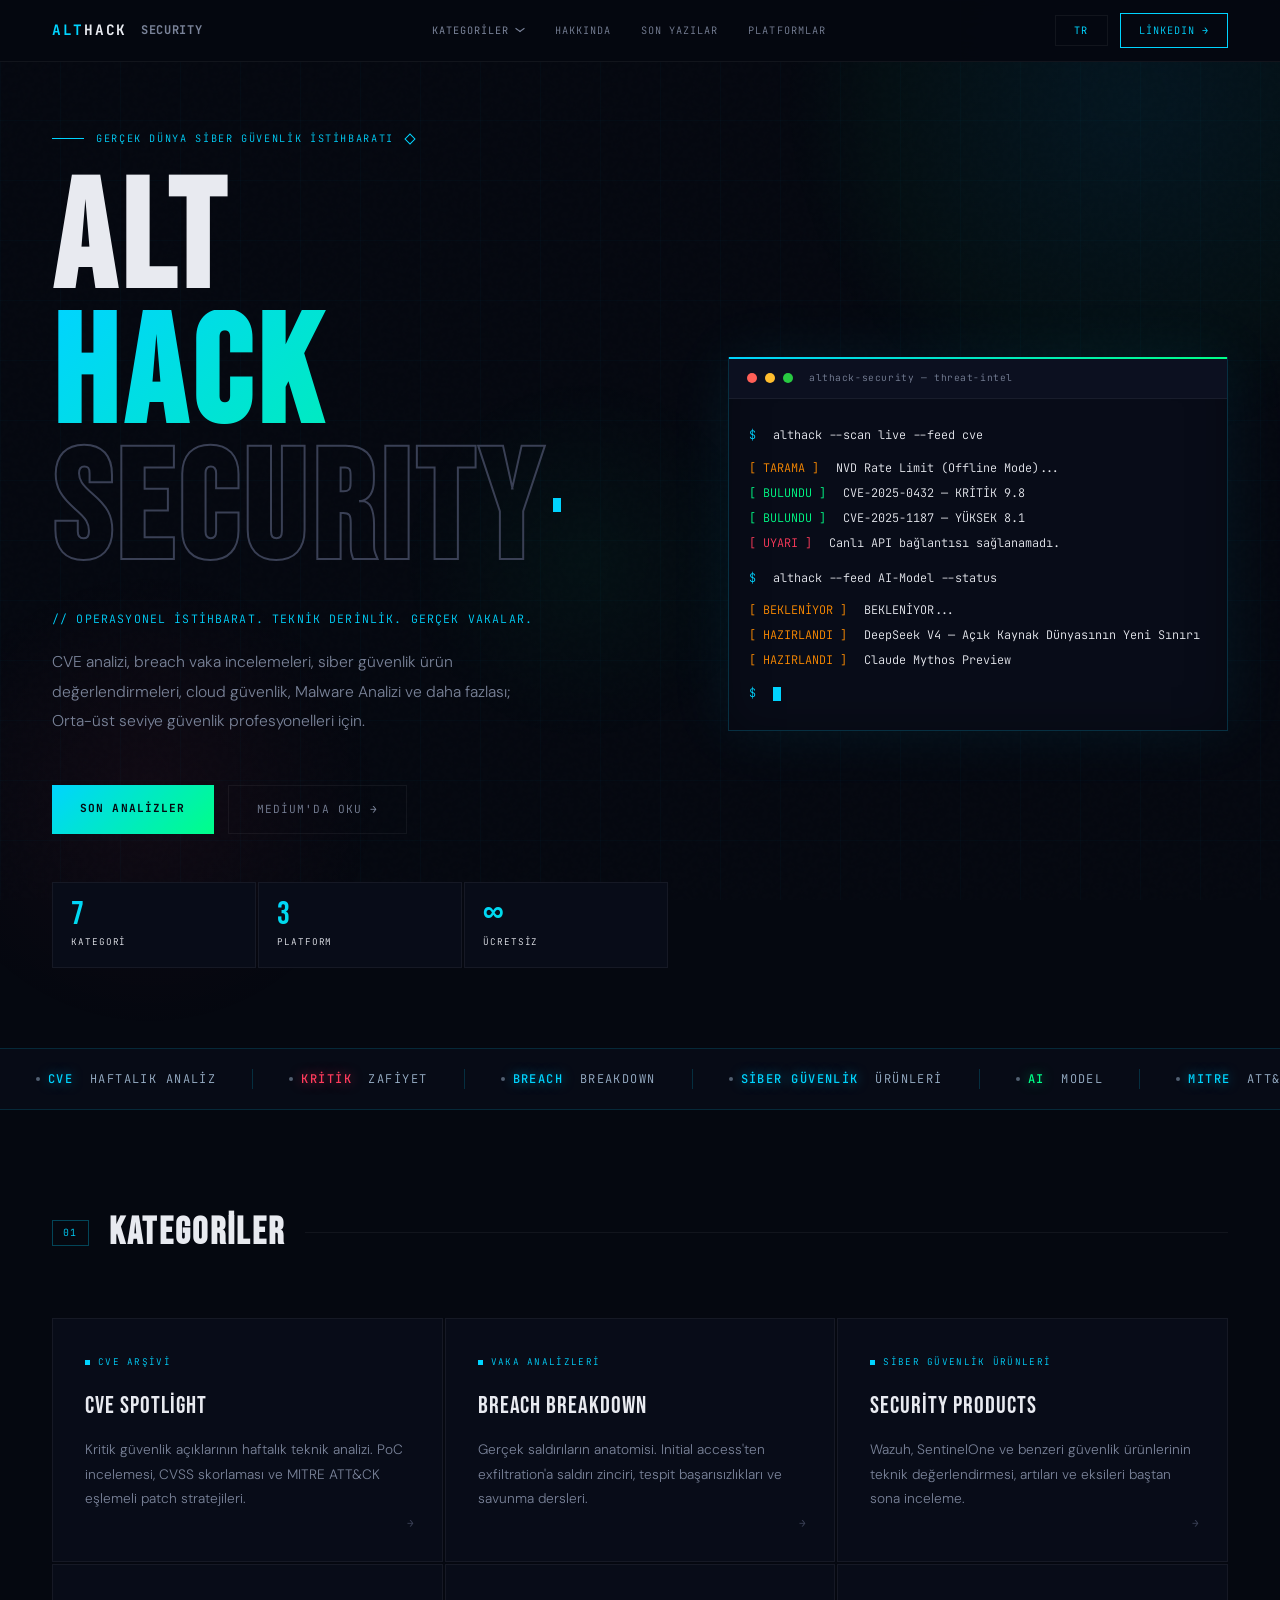
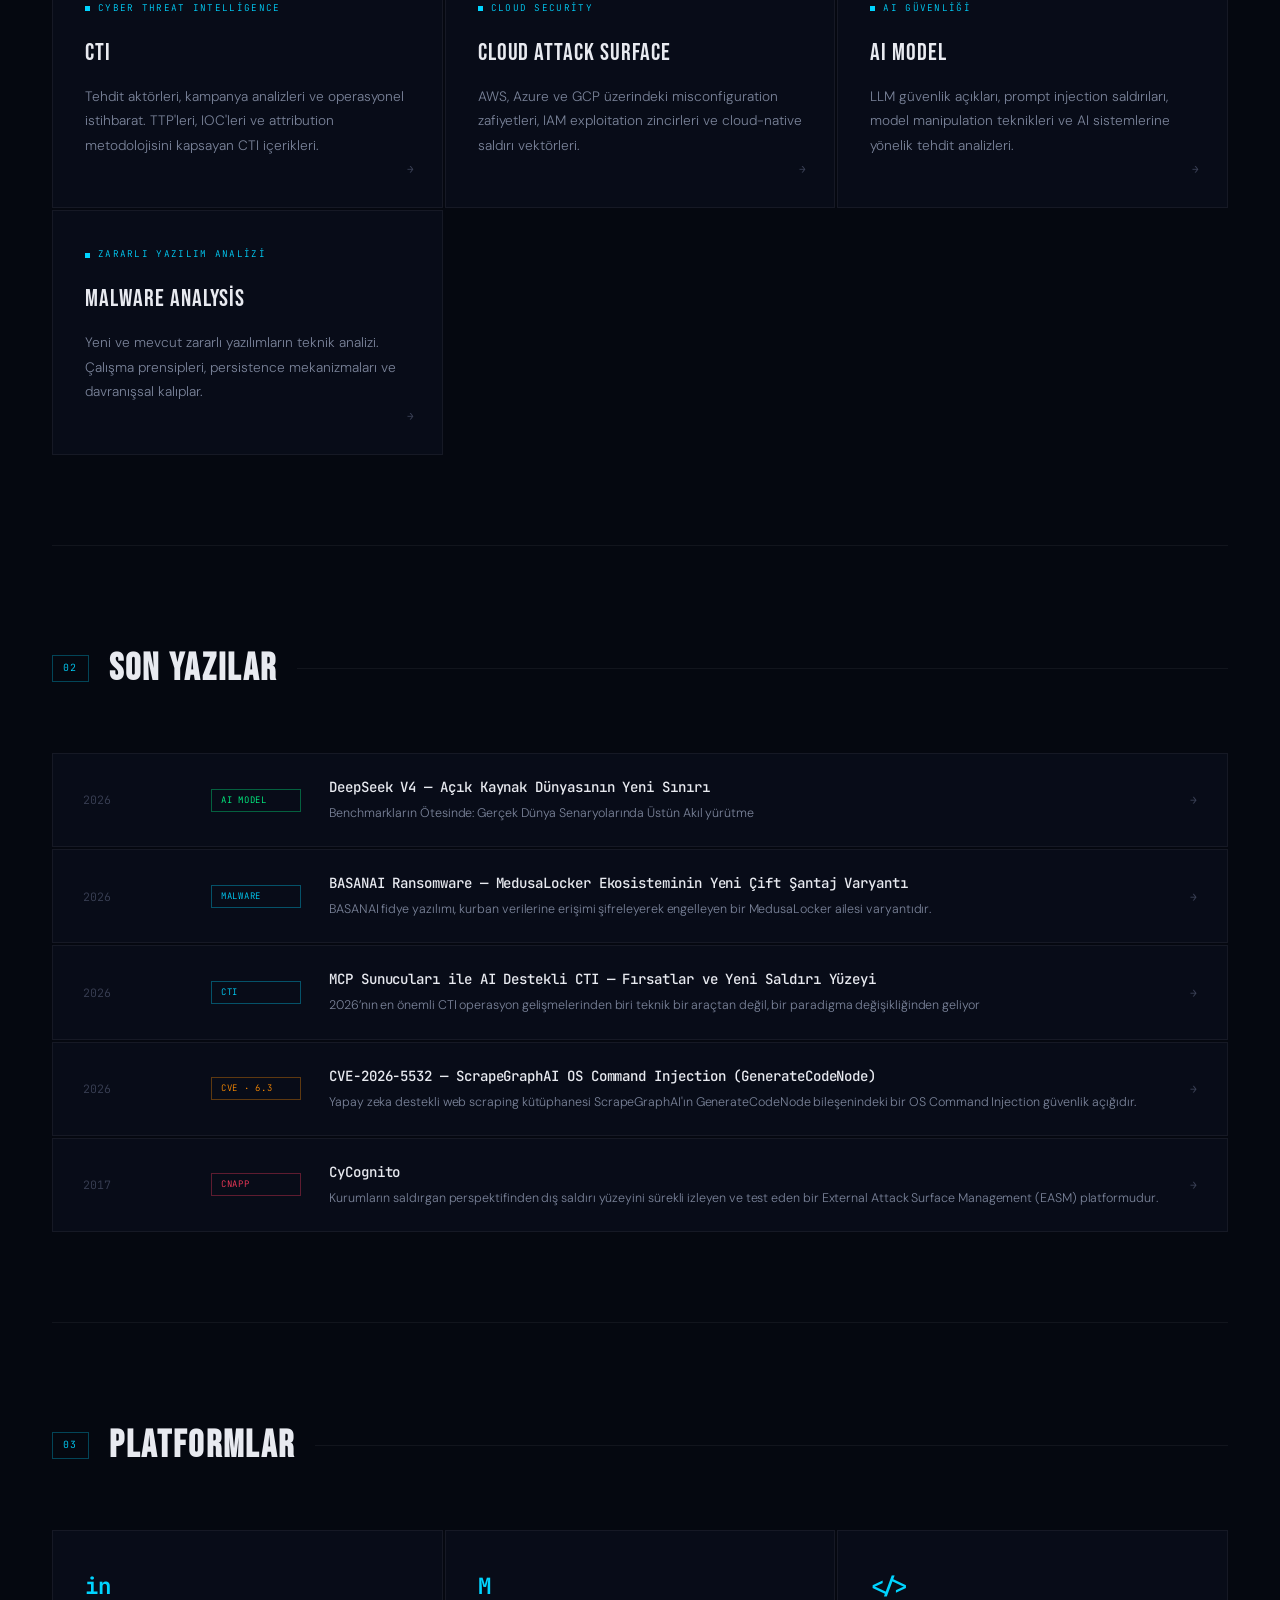
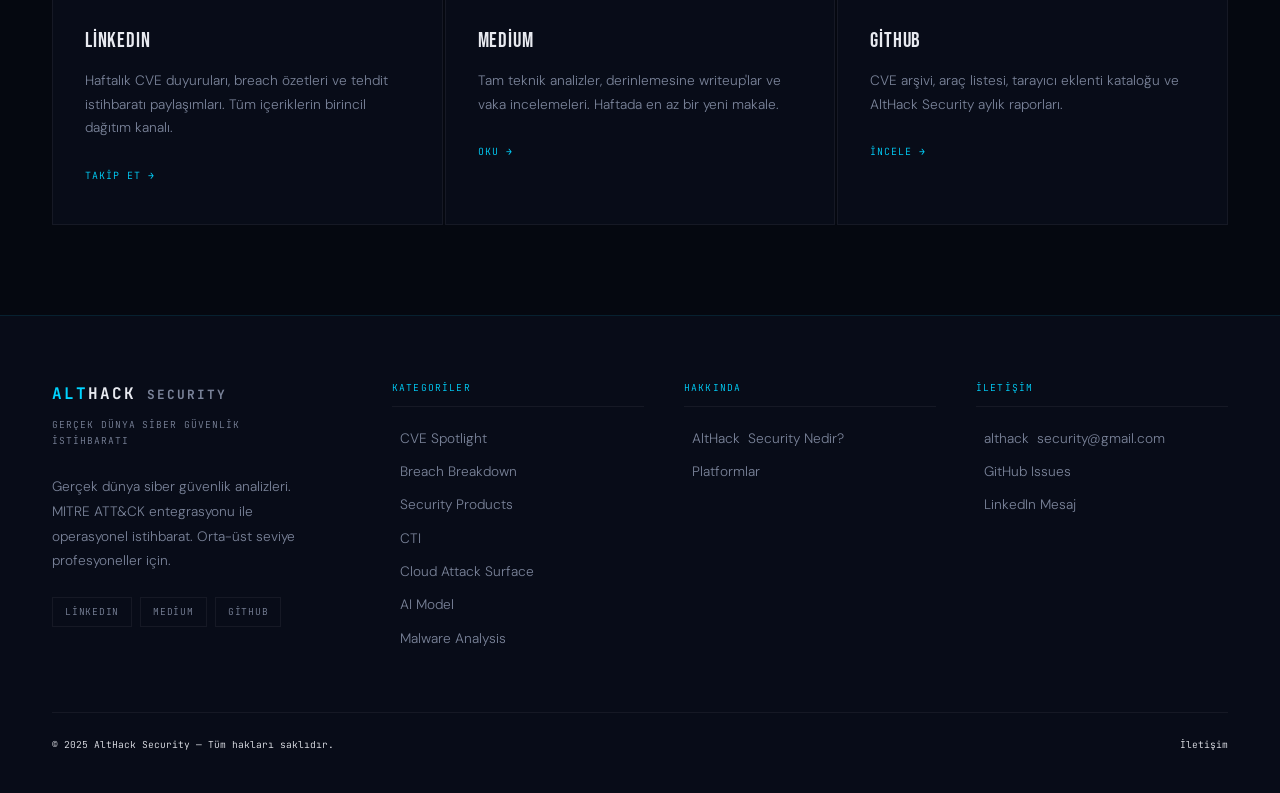
<file: index.html>
<!DOCTYPE html>
<html lang="tr">
<head>
  <meta charset="UTF-8">
  <meta name="viewport" content="width=device-width, initial-scale=1.0">
  <title>AltHack Security — Gerçek Dünya Siber Güvenlik İstihbaratı</title>
  <meta name="description" content="CVE analizi, breach vaka incelemeleri, siber güvenlik ürünleri, cloud güvenlik ve bug bounty writeup'ları.">
  <meta name="robots" content="index, follow">
  <link rel="canonical" href="https://althacksec.github.io/">
  <meta property="og:type" content="website">
  <meta property="og:url" content="https://althacksec.github.io/">
  <meta property="og:title" content="AltHack Security — Gerçek Dünya Siber Güvenlik İstihbaratı">
  <meta property="og:image" content="https://raw.githubusercontent.com/althacksec/althacksec.github.io/main/profile.jpg">
  <link rel="icon" type="image/jpeg" href="https://raw.githubusercontent.com/althacksec/althacksec.github.io/main/profile.jpg">
  <link rel="preconnect" href="https://fonts.googleapis.com">
  <link rel="preconnect" href="https://fonts.gstatic.com" crossorigin>
  <link href="https://fonts.googleapis.com/css2?family=JetBrains+Mono:wght@300;400;500;700&family=Bebas+Neue&family=DM+Sans:wght@300;400;500;600&display=swap" rel="stylesheet">
  <link rel="stylesheet" href="css/style.css">
  <style>
    /* Hero — index only */
    .hero{position:relative;z-index:1;min-height:100vh;display:grid;grid-template-columns:1fr 500px;align-items:center;gap:60px;max-width:1300px;margin:0 auto;padding:120px 52px 80px}
    .hero-eyebrow{display:inline-flex;align-items:center;gap:12px;font-family:var(--mono);font-size:.64rem;color:var(--cyan);letter-spacing:.16em;text-transform:uppercase;margin-bottom:28px;opacity:0;animation:fadeUp .6s ease .1s forwards}
    .hero-eyebrow::before{content:'';width:32px;height:1px;background:var(--cyan)}
    .hero-eyebrow::after{content:'';width:8px;height:8px;border:1px solid var(--cyan);transform:rotate(45deg);animation:spin 4s linear infinite}
    .hero-h1{font-family:var(--display);font-size:clamp(5rem,12vw,10rem);line-height:.88;letter-spacing:.04em;margin-bottom:28px;opacity:0;animation:fadeUp .6s ease .2s forwards}
    .hero-h1 .line1{color:var(--text);display:block}
    .hero-h1 .line2{display:block;background:var(--grad);-webkit-background-clip:text;-webkit-text-fill-color:transparent;background-clip:text}
    .hero-h1 .line3{color:transparent;-webkit-text-stroke:2px var(--dim);display:block}
    .hero-sub{font-family:var(--mono);font-size:.72rem;color:var(--cyan);letter-spacing:.1em;text-transform:uppercase;margin-bottom:20px;opacity:0;animation:fadeUp .6s ease .25s forwards}
    .hero-desc{font-size:.975rem;color:var(--muted);max-width:500px;line-height:1.9;margin-bottom:48px;opacity:0;animation:fadeUp .6s ease .3s forwards}
    .hero-actions{display:flex;gap:14px;flex-wrap:wrap;opacity:0;animation:fadeUp .6s ease .4s forwards}
    .btn-p{font-family:var(--mono);font-size:.7rem;letter-spacing:.1em;text-transform:uppercase;text-decoration:none;color:#050810;background:var(--grad);padding:14px 28px;display:inline-block;transition:opacity .2s;font-weight:700}
    .btn-p:hover{opacity:.85}
    .btn-g{font-family:var(--mono);font-size:.7rem;letter-spacing:.1em;text-transform:uppercase;text-decoration:none;color:var(--muted);background:transparent;padding:14px 28px;border:1px solid var(--bdim);display:inline-block;transition:all .2s}
    .btn-g:hover{border-color:var(--cyan);color:var(--cyan)}
    .hero-stats{display:grid;grid-template-columns:repeat(3,1fr);gap:2px;margin-top:48px;opacity:0;animation:fadeUp .6s ease .5s forwards}
    .hs{background:var(--bg2);border:1px solid var(--bdim);padding:16px 18px}
    .hs-num{font-family:var(--display);font-size:2rem;background:var(--grad);-webkit-background-clip:text;-webkit-text-fill-color:transparent;background-clip:text;line-height:1}
    .hs-lbl{font-family:var(--mono);font-size:.58rem;color:var(--text);letter-spacing:.1em;text-transform:uppercase;margin-top:4px}
    /* Terminal */
    .terminal{background:var(--bg2);border:1px solid var(--border);box-shadow:0 0 60px rgba(0,212,255,.08),inset 0 0 40px rgba(0,0,0,.3);font-family:var(--mono);font-size:.74rem;opacity:0;animation:fadeUp .7s ease .5s forwards;position:relative}
    .terminal::before{content:'';position:absolute;top:-1px;left:0;right:0;height:2px;background:var(--grad)}
    .tbar{background:var(--bg3);padding:12px 18px;display:flex;align-items:center;gap:8px;border-bottom:1px solid var(--bdim)}
    .dot{width:10px;height:10px;border-radius:50%}
    .dr{background:#ff5f57}.dy{background:#ffbd2e}.dg{background:#28ca41}
    .ttl{margin-left:8px;font-size:.6rem;color:var(--muted);letter-spacing:.06em}
    .tbody{padding:24px 20px;line-height:2.1}
    .tl{display:flex;gap:10px}
    .tp{color:var(--cyan)}.tc{color:var(--text)}.ty{color:var(--orange)}.tg{color:var(--green)}.tr2{color:var(--red)}
    .cur{display:inline-block;width:8px;height:14px;background:var(--cyan);vertical-align:middle;animation:blink 1.1s step-end infinite}
    @media(max-width:1100px){.hero{grid-template-columns:1fr}.terminal{display:none}}
    @media(max-width:768px){.hero{padding:100px 20px 60px}}
  </style>
</head>
<body>
<div class="glow" id="glowOrb"></div>
<div class="glow2"></div>
<div class="glow3"></div>

<!-- NAV -->
<nav id="mainNav">
  <a href="index.html" class="nav-logo notranslate"><span class="alt">ALT</span>HACK<span class="sec">&nbsp;SECURITY</span></a>
  
  <ul class="nav-links">
    <li class="nd" id="dCat">
      <button class="nd-btn" onclick="toggleDD('dCat')">Kategoriler <span class="chev"></span></button>
      <div class="dm">
        <a href="cve.html" class="di"><div class="di-tag">CVE Arşivi</div><div class="di-title">CVE Spotlight</div><div class="di-desc">Kritik güvenlik açıklarının haftalık teknik analizi</div></a>
        <a href="breach.html" class="di"><div class="di-tag">Vaka Analizleri</div><div class="di-title">Breach Breakdown</div><div class="di-desc">Gerçek saldırı vakalarının anatomisi</div></a>
        <a href="products.html" class="di"><div class="di-tag">Siber Güvenlik Ürünleri</div><div class="di-title">Security Products</div><div class="di-desc">Wazuh, SentinelOne ve diğer güvenlik ürünleri</div></a>
        <a href="cti.html" class="di"><div class="di-tag">Cyber Threat Intelligence</div><div class="di-title">CTI</div><div class="di-desc">Tehdit aktörleri, kampanya analizleri ve operasyonel istihbarat</div></a>
        <a href="cloud.html" class="di"><div class="di-tag">Cloud Security</div><div class="di-title">Cloud Attack Surface</div><div class="di-desc">AWS, Azure, GCP misconfiguration ve exploitation</div></a>
        <a href="aimodel.html" class="di"><div class="di-tag">AI Güvenliği</div><div class="di-title">AI Model</div><div class="di-desc">LLM güvenlik açıkları, prompt injection ve AI tehdit analizleri</div></a>
        <a href="malware.html" class="di"><div class="di-tag">Zararlı Yazılım Analizi</div><div class="di-title">Malware Analysis</div><div class="di-desc">Yeni ve mevcut malware'lerin teknik analizi ve çalışma prensipleri</div></a>
      </div>
    </li>
    <li><a href="about.html">Hakkında</a></li>
    <li><a href="index.html#latest">Son Yazılar</a></li>
    <li><a href="index.html#platforms">Platformlar</a></li>
  </ul>

  <div class="nav-right" style="display: flex; gap: 12px; align-items: center;">
    <div id="google_translate_element" style="display: none;"></div>
    
    <select id="langSelector" class="nav-cta notranslate" style="background: transparent; color: var(--cyan); border: 1px solid var(--bdim); cursor: pointer; appearance: none; text-align: center; padding-right: 18px;">
      <option value="tr" style="color: #000;">TR</option>
      <option value="en" style="color: #000;">EN</option>
    </select>

    <a href="https://linkedin.com/company/althack" target="_blank" rel="noopener noreferrer" class="nav-cta">LinkedIn →</a>
  </div>
</nav>

<!-- HERO -->
<section class="hero">
  <div>
    <div class="hero-eyebrow">Gerçek Dünya Siber Güvenlik İstihbaratı</div>
    <h1 class="hero-h1 notranslate">
  <span class="line1">ALT</span>
  <span class="line2">HACK</span>
  <span class="line3">SECURITY<span class="cur" style="margin-left:8px;"></span></span>
</h1>
    <div class="hero-sub">// Operasyonel İstihbarat. Teknik Derinlik. Gerçek Vakalar.</div>
    <p class="hero-desc">CVE analizi, breach vaka incelemeleri, siber güvenlik ürün değerlendirmeleri, cloud güvenlik, Malware Analizi ve daha fazlası; Orta-üst seviye güvenlik profesyonelleri için.</p>
    <div class="hero-actions">
      <a href="#latest" class="btn-p">Son Analizler</a>
      <a href="https://medium.com/@althacksec" target="_blank" rel="noopener noreferrer" class="btn-g">Medium'da Oku →</a>
    </div>
    <div class="hero-stats">
      <div class="hs"><div class="hs-num">7</div><div class="hs-lbl">Kategori</div></div>
      <div class="hs"><div class="hs-num">3</div><div class="hs-lbl">Platform</div></div>
      <div class="hs"><div class="hs-num">∞</div><div class="hs-lbl">Ücretsiz</div></div>
    </div>
  </div>
  <div class="terminal" aria-hidden="true">
    <div class="tbar">
      <div class="dot dr"></div><div class="dot dy"></div><div class="dot dg"></div>
      <span class="ttl">althack-security — threat-intel</span>
    </div>
    <div class="tbody">
      <div id="cve-output">
        <div class="tl"><span class="tp">$</span><span class="tc">&nbsp;althack --scan live --feed nvd</span></div>
        <div style="height:8px"></div>
        <div class="tl"><span class="ty">[ TARAMA ]</span><span class="tc">&nbsp;NVD feed başlatılıyor...</span></div>
      </div>
      <div style="height:10px"></div>
      <div class="tl"><span class="tp">$</span><span class="tc">&nbsp;althack --feed AI-Model --status</span></div>
      <div style="height:8px"></div>
      <div class="tl"><span class="ty">[ BEKLENİYOR ]</span><span class="tc">&nbsp;BEKLENİYOR...</span></div>
      <div class="tl"><span class="ty">[ HAZIRLANDI ]</span><span class="tc">&nbsp;DeepSeek V4 — Açık Kaynak Dünyasının Yeni Sınırı</span></div>
      <div class="tl"><span class="ty">[ HAZIRLANDI ]</span><span class="tc">&nbsp;Claude Mythos Preview </span></div>
      <div style="height:8px"></div>
      <div class="tl"><span class="tp">$</span><span class="tc">&nbsp;<span class="cur"></span></span></div>
    </div>
  </div>
</section>

<!-- TICKER -->
<div class="ticker-w" aria-hidden="true">
  <div class="ticker">
    <span class="ti"><span>CVE</span>&nbsp;Haftalık Analiz</span>
    <span class="ti red"><span>KRİTİK</span>&nbsp;Zafiyet</span>
    <span class="ti"><span>Breach</span>&nbsp;Breakdown</span>
    <span class="ti"><span>Siber Güvenlik</span>&nbsp;Ürünleri</span>
    <span class="ti grn"><span>AI</span>&nbsp;Model</span>
    <span class="ti"><span>MITRE</span>&nbsp;ATT&CK Mapping</span>
    <span class="ti"><span>Cloud</span>&nbsp;Saldırı Yüzeyi</span>
    <span class="ti"><span>CTI</span>&nbsp;Tehdit İstihbaratı</span>
    <span class="ti"><span>Malware</span>&nbsp;Analysis</span>
    <span class="ti"><span>Threat</span>&nbsp;Intel</span>
    <span class="ti"><span>CVE</span>&nbsp;Haftalık Analiz</span>
    <span class="ti red"><span>KRİTİK</span>&nbsp;Zafiyet</span>
    <span class="ti"><span>Breach</span>&nbsp;Breakdown</span>
    <span class="ti"><span>Siber Güvenlik</span>&nbsp;Ürünleri</span>
    <span class="ti grn"><span>AI</span>&nbsp;Model</span>
    <span class="ti"><span>MITRE</span>&nbsp;ATT&CK Mapping</span>
    <span class="ti"><span>Cloud</span>&nbsp;Saldırı Yüzeyi</span>
    <span class="ti"><span>CTI</span>&nbsp;Tehdit İstihbaratı</span>
    <span class="ti"><span>Malware</span>&nbsp;Analysis</span>
    <span class="ti"><span>Threat</span>&nbsp;Intel</span>
  </div>
</div>

<!-- CATEGORIES -->
<div class="sw" id="categories">
  <div class="sh"><span class="sn">01</span><h2 class="st">Kategoriler</h2><div class="sr"></div></div>
  <div class="cg">
    <a href="cve.html" class="cc rv"><div class="cl">CVE Arşivi</div><div class="cn">CVE Spotlight</div><p class="cd">Kritik güvenlik açıklarının haftalık teknik analizi. PoC incelemesi, CVSS skorlaması ve MITRE ATT&CK eşlemeli patch stratejileri.</p><span class="ca">→</span></a>
    <a href="breach.html" class="cc rv"><div class="cl">Vaka Analizleri</div><div class="cn">Breach Breakdown</div><p class="cd">Gerçek saldırıların anatomisi. Initial access'ten exfiltration'a saldırı zinciri, tespit başarısızlıkları ve savunma dersleri.</p><span class="ca">→</span></a>
    <a href="products.html" class="cc rv"><div class="cl">Siber Güvenlik Ürünleri</div><div class="cn">Security Products</div><p class="cd">Wazuh, SentinelOne ve benzeri güvenlik ürünlerinin teknik değerlendirmesi, artıları ve eksileri baştan sona inceleme.</p><span class="ca">→</span></a>
    <a href="cti.html" class="cc rv"><div class="cl">Cyber Threat Intelligence</div><div class="cn">CTI</div><p class="cd">Tehdit aktörleri, kampanya analizleri ve operasyonel istihbarat. TTP'leri, IOC'leri ve attribution metodolojisini kapsayan CTI içerikleri.</p><span class="ca">→</span></a>
    <a href="cloud.html" class="cc rv"><div class="cl">Cloud Security</div><div class="cn">Cloud Attack Surface</div><p class="cd">AWS, Azure ve GCP üzerindeki misconfiguration zafiyetleri, IAM exploitation zincirleri ve cloud-native saldırı vektörleri.</p><span class="ca">→</span></a>
    <a href="aimodel.html" class="cc rv"><div class="cl">AI Güvenliği</div><div class="cn">AI Model</div><p class="cd">LLM güvenlik açıkları, prompt injection saldırıları, model manipulation teknikleri ve AI sistemlerine yönelik tehdit analizleri.</p><span class="ca">→</span></a>
    <a href="malware.html" class="cc rv"><div class="cl">Zararlı Yazılım Analizi</div><div class="cn">Malware Analysis</div><p class="cd">Yeni ve mevcut zararlı yazılımların teknik analizi. Çalışma prensipleri, persistence mekanizmaları ve davranışsal kalıplar.</p><span class="ca">→</span></a>
  </div>
</div>

<div class="dv"><hr></div>

<!-- LATEST POSTS -->
<div class="sw" id="latest">
  <div class="sh"><span class="sn">02</span><h2 class="st">Son Yazılar</h2><div class="sr"></div></div>
  <div class="pg">

    <a href="https://althacksec.medium.com/deepseek-v4-a%C3%A7%C4%B1k-kaynak-d%C3%BCnyas%C4%B1n%C4%B1n-yeni-s%C4%B1n%C4%B1r%C4%B1-7f2b4c36aab7"  target="_blank" rel="noopener noreferrer" class="pr rv">
      <span class="pa">2026</span><span class="pb green">AI Model</span>
      <div class="pt">DeepSeek V4 — Açık Kaynak Dünyasının Yeni Sınırı<small>Benchmarkların Ötesinde: Gerçek Dünya Senaryolarında Üstün Akıl yürütme</small></div>
      <span class="pa">→</span>
    </a>
    <a href="https://github.com/althacksec/Malware-Analysis/blob/main/BASANAI%20Ransomware.md"  target="_blank" rel="noopener noreferrer" class="pr rv">
      <span class="pa">2026</span><span class="pb cyan">Malware</span>
      <div class="pt">BASANAI Ransomware — MedusaLocker Ekosisteminin Yeni Çift Şantaj Varyantı<small>BASANAI fidye yazılımı, kurban verilerine erişimi şifreleyerek engelleyen bir MedusaLocker ailesi varyantıdır.</small></div>
      <span class="pa">→</span>
    </a>
        <a href="https://github.com/althacksec/CTI/blob/main/MCP%20Sunucular%C4%B1%20ile%20AI%20Destekli%20CTI.md" target="_blank" rel="noopener noreferrer" class="pr rv">
      <span class="pa">2026</span><span class="pb blue">CTI</span>
      <div class="pt">MCP Sunucuları ile AI Destekli CTI — Fırsatlar ve Yeni Saldırı Yüzeyi<small>2026’nın en önemli CTI operasyon gelişmelerinden biri teknik bir araçtan değil, bir paradigma değişikliğinden geliyor</small></div>
      <span class="pa">→</span>
    </a>
    <a href="https://github.com/althacksec/CVE_Spotlight/blob/main/CVE-2026-5532.md" target="_blank" rel="noopener noreferrer" class="pr rv">
      <span class="pa">2026</span><span class="pb orange">CVE · 6.3</span>
      <div class="pt">CVE-2026-5532 — ScrapeGraphAI OS Command Injection (GenerateCodeNode)<small>Yapay zeka destekli web scraping kütüphanesi ScrapeGraphAI'ın GenerateCodeNode bileşenindeki bir OS Command Injection güvenlik açığıdır.</small></div>
      <span class="pa">→</span>
    </a>
    <a href="https://github.com/althacksec/Security_Products/blob/main/CyCognito.md" target="_blank" rel="noopener noreferrer" class="pr rv">
      <span class="pa">2017</span><span class="pb red">CNAPP</span>
      <div class="pt">CyCognito<small>Kurumların saldırgan perspektifinden dış saldırı yüzeyini sürekli izleyen ve test eden bir External Attack Surface Management (EASM) platformudur.</small></div>
      <span class="pa">→</span>
    </a>
  </div>
</div>

<div class="dv"><hr></div>

<!-- PLATFORMS -->
<div class="sw" id="platforms">
  <div class="sh"><span class="sn">03</span><h2 class="st">Platformlar</h2><div class="sr"></div></div>
  <div class="plr">
    <a href="https://linkedin.com/company/althack" target="_blank" rel="noopener noreferrer" class="plc rv">
      <span class="pi">in</span><div class="pn">LinkedIn</div>
      <p class="plde">Haftalık CVE duyuruları, breach özetleri ve tehdit istihbaratı paylaşımları. Tüm içeriklerin birincil dağıtım kanalı.</p>
      <span class="pll">Takip Et →</span>
    </a>
    <a href="https://medium.com/@althacksec" target="_blank" rel="noopener noreferrer" class="plc rv">
      <span class="pi">M</span><div class="pn">Medium</div>
      <p class="plde">Tam teknik analizler, derinlemesine writeup'lar ve vaka incelemeleri. Haftada en az bir yeni makale.</p>
      <span class="pll">Oku →</span>
    </a>
    <a href="https://github.com/althacksec" target="_blank" rel="noopener noreferrer" class="plc rv">
      <span class="pi">&lt;/&gt;</span><div class="pn">GitHub</div>
      <p class="plde">CVE arşivi, araç listesi, tarayıcı eklenti kataloğu ve AltHack Security aylık raporları.</p>
      <span class="pll">İncele →</span>
    </a>
  </div>
</div>

<!-- FOOTER -->
<footer>
  <div class="fi">
    <div class="fm">
      <div>
        <a href="index.html" class="flogo notranslate"><span class="alt">ALT</span>HACK <span class="sec">SECURITY</span></a>
        <div class="ftag">Gerçek Dünya Siber Güvenlik İstihbaratı</div>
        <p class="fdesc">Gerçek dünya siber güvenlik analizleri. MITRE ATT&CK entegrasyonu ile operasyonel istihbarat. Orta-üst seviye profesyoneller için.</p>
        <div class="fsl">
          <a href="https://linkedin.com/company/althack" target="_blank" rel="noopener noreferrer">LinkedIn</a>
          <a href="https://medium.com/@althacksec" target="_blank" rel="noopener noreferrer">Medium</a>
          <a href="https://github.com/althacksec" target="_blank" rel="noopener noreferrer">GitHub</a>
        </div>
      </div>
      <div class="fcols">
        <div class="fc">
          <div class="fct">Kategoriler</div>
          <ul>
            <li><a href="cve.html">CVE Spotlight</a></li>
            <li><a href="breach.html">Breach Breakdown</a></li>
            <li><a href="products.html">Security Products</a></li>
            <li><a href="cti.html">CTI</a></li>
            <li><a href="cloud.html">Cloud Attack Surface</a></li>
            <li><a href="aimodel.html">AI Model</a></li>
            <li><a href="malware.html">Malware Analysis</a></li>
          </ul>
        </div>
        <div class="fc">
          <div class="fct">Hakkında</div>
          <ul>
            <li><a href="about.html">AltHack Security Nedir?</a></li>
            <li><a href="#platforms">Platformlar</a></li>
          </ul>
        </div>
        <div class="fc">
          <div class="fct">İletişim</div>
          <ul>
            <li><a href="mailto:althacksecurity@gmail.com">althacksecurity@gmail.com</a></li>
            <li><a href="https://github.com/althacksec" target="_blank" rel="noopener noreferrer">GitHub Issues</a></li>
            <li><a href="https://linkedin.com/company/althack" target="_blank" rel="noopener noreferrer">LinkedIn Mesaj</a></li>
          </ul>
        </div>
      </div>
    </div>
    <div class="fb">
      <span class="fcopy">© 2025 AltHack Security — Tüm hakları saklıdır.</span>
      <div class="flegal"><a href="mailto:althacksecurity@gmail.com">İletişim</a></div>
    </div>
  </div>
</footer>

<script type="text/javascript">
  function googleTranslateElementInit() {
    new google.translate.TranslateElement({pageLanguage: 'tr', includedLanguages: 'en,tr', autoDisplay: false}, 'google_translate_element');
  }
</script>
<script type="text/javascript" src="https://translate.google.com/translate_a/element.js?cb=googleTranslateElementInit"></script>
<script src="script/script.js"></script>
<script>
document.addEventListener("DOMContentLoaded", () => {
  const cveOutput = document.getElementById("cve-output");
  async function fetchRealCVEs() {
    try {
      cveOutput.innerHTML = `<div class="tl"><span class="tp">$</span><span class="tc">&nbsp;althack --scan live --feed cve</span></div><div style="height:8px"></div><div class="tl"><span class="ty">[ TARAMA ]</span><span class="tc">&nbsp;NVD feed analiz ediliyor...</span></div>`;
      const endDate = new Date();
      const startDate = new Date();
      startDate.setDate(endDate.getDate() - 7);
      const startStr = startDate.toISOString().replace('Z', '%2B00:00');
      const endStr = endDate.toISOString().replace('Z', '%2B00:00');
      const url = `https://services.nvd.nist.gov/rest/json/cves/2.0?pubStartDate=${startStr}&pubEndDate=${endStr}`;
      const response = await fetch(url);
      if (!response.ok) throw new Error("API error");
      const data = await response.json();
      let vulnerabilities = data.vulnerabilities;
      vulnerabilities.sort((a, b) => new Date(b.cve.published) - new Date(a.cve.published));
      const latestTwo = vulnerabilities.slice(0, 2);
      let resultHTML = `<div class="tl"><span class="tp">$</span><span class="tc">&nbsp;althack --scan live --feed cve</span></div><div style="height:8px"></div><div class="tl"><span class="ty">[ TARAMA ]</span><span class="tc">&nbsp;NVD feed analiz edildi.</span></div>`;
      if (latestTwo.length === 0) resultHTML += `<div class="tl"><span class="ty">[ BİLGİ ]</span><span class="tc">&nbsp;Son 7 günde kritik zafiyet bulunamadı.</span></div>`;
      latestTwo.forEach(item => {
        const cveId = item.cve.id;
        let cvssScore = "N/A", severity = "BİLİNMİYOR", colorClass = "ty";
        const metrics = item.cve.metrics;
        if (metrics?.cvssMetricV31?.[0]) { cvssScore = metrics.cvssMetricV31[0].cvssData.baseScore; severity = metrics.cvssMetricV31[0].cvssData.baseSeverity; }
        else if (metrics?.cvssMetricV30?.[0]) { cvssScore = metrics.cvssMetricV30[0].cvssData.baseScore; severity = metrics.cvssMetricV30[0].cvssData.baseSeverity; }
        let trSeverity = "BİLGİ";
        if (severity === "CRITICAL") { trSeverity = "KRİTİK"; colorClass = "tg"; }
        else if (severity === "HIGH") { trSeverity = "YÜKSEK"; colorClass = "tg"; }
        else if (severity === "MEDIUM") { trSeverity = "ORTA"; colorClass = "ty"; }
        else if (severity === "LOW") { trSeverity = "DÜŞÜK"; colorClass = "ty"; }
        resultHTML += `<div class="tl"><span class="${colorClass}">[ BULUNDU ]</span><span class="tc">&nbsp;${cveId} — ${trSeverity} ${cvssScore}</span></div>`;
      });
      resultHTML += `<div class="tl"><span class="tr2">[ UYARI  ]</span><span class="tc">&nbsp;Güncel istismar verileri doğrulandı.</span></div>`;
      setTimeout(() => { cveOutput.innerHTML = resultHTML; }, 1000);
    } catch (error) {
      setTimeout(() => {
        cveOutput.innerHTML = `<div class="tl"><span class="tp">$</span><span class="tc">&nbsp;althack --scan live --feed cve</span></div><div style="height:8px"></div><div class="tl"><span class="ty">[ TARAMA ]</span><span class="tc">&nbsp;NVD Rate Limit (Offline Mode)...</span></div><div class="tl"><span class="tg">[ BULUNDU ]</span><span class="tc">&nbsp;CVE-2025-0432 — KRİTİK 9.8</span></div><div class="tl"><span class="tg">[ BULUNDU ]</span><span class="tc">&nbsp;CVE-2025-1187 — YÜKSEK 8.1</span></div><div class="tl"><span class="tr2">[ UYARI  ]</span><span class="tc">&nbsp;Canlı API bağlantısı sağlanamadı.</span></div>`;
      }, 1000);
    }
  }
  fetchRealCVEs();
});
</script>

</body>
</html>
</file>
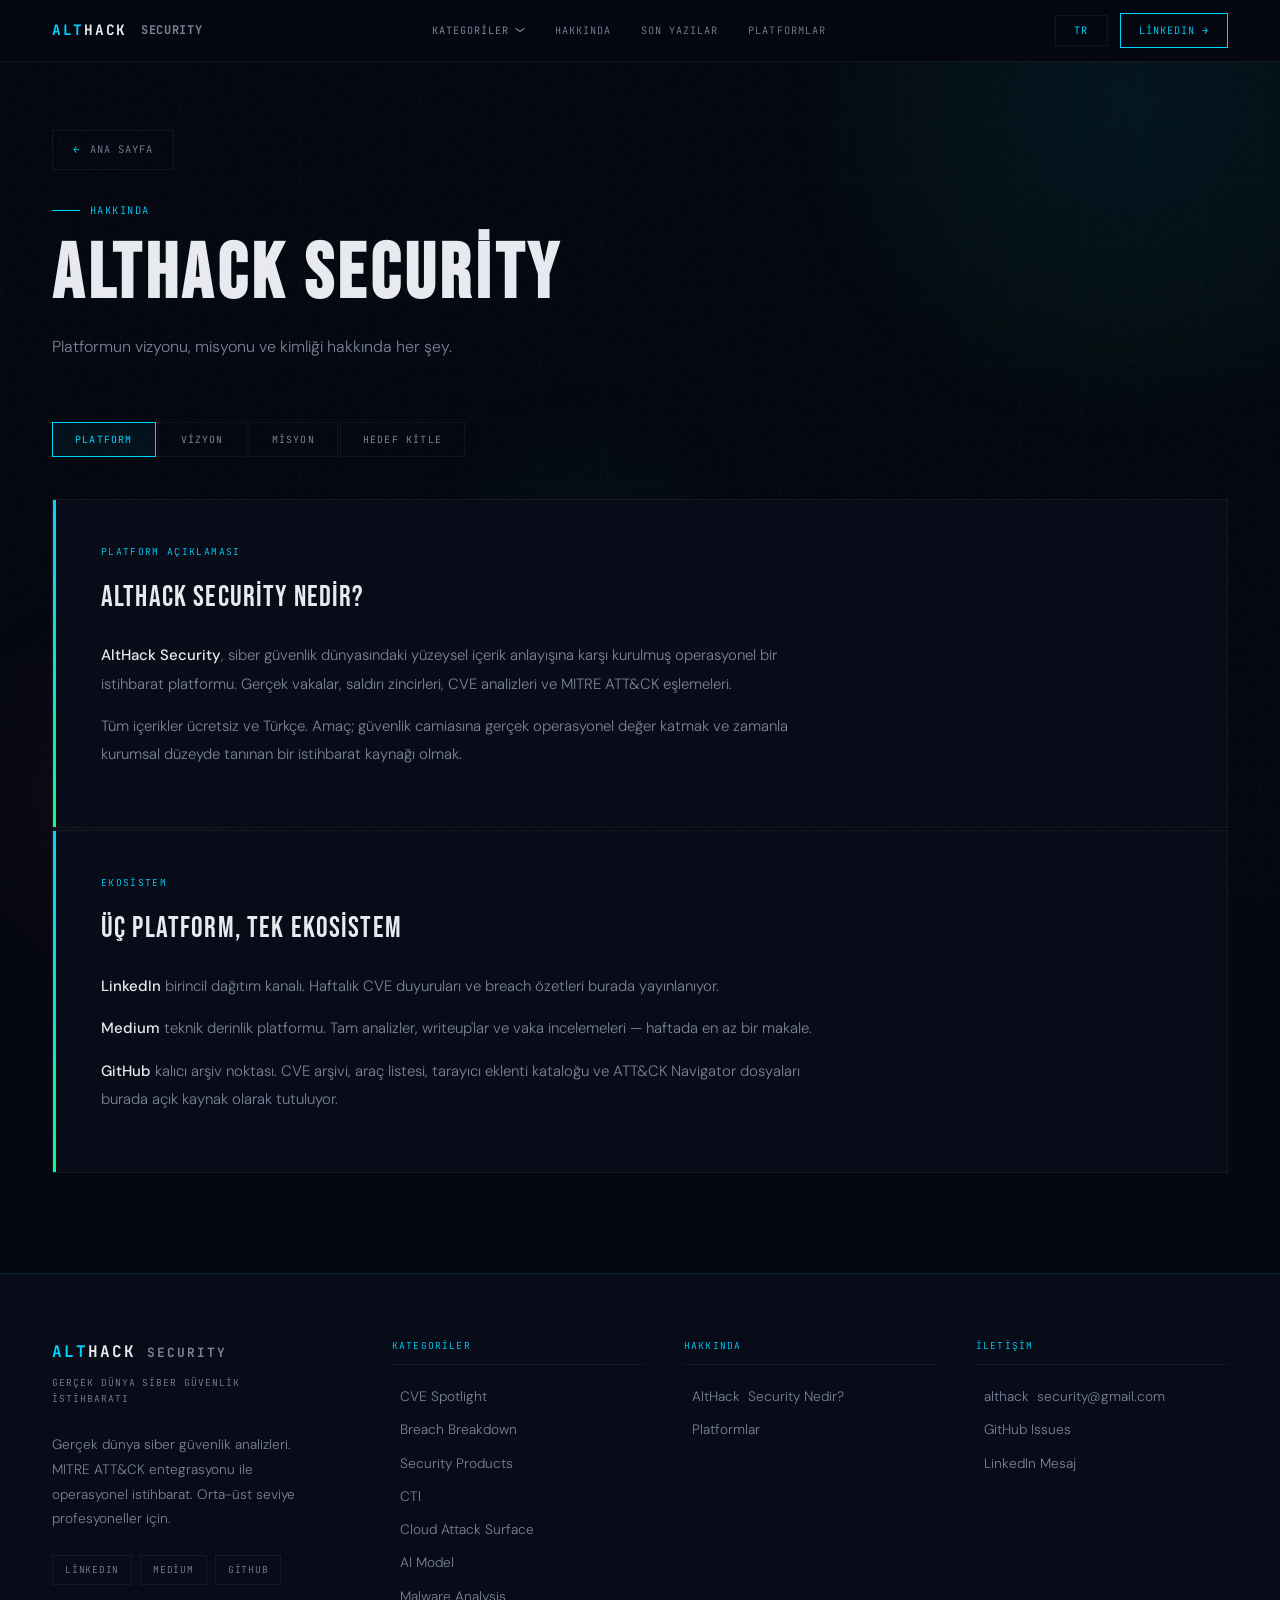
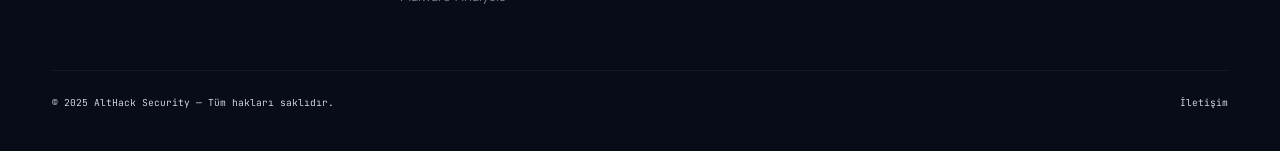
<file: about.html>
<!DOCTYPE html>
<html lang="tr">
<head>
  <meta charset="UTF-8">
  <meta name="viewport" content="width=device-width, initial-scale=1.0">
  <title>Hakkında — AltHack Security</title>
  <meta name="description" content="AltHack Security vizyon, misyon ve platform açıklaması.">
  <link rel="icon" type="image/jpeg" href="https://raw.githubusercontent.com/althacksec/althacksec.github.io/main/profile.jpg">
  <link rel="preconnect" href="https://fonts.googleapis.com">
  <link rel="preconnect" href="https://fonts.gstatic.com" crossorigin>
  <link href="https://fonts.googleapis.com/css2?family=JetBrains+Mono:wght@300;400;500;700&family=Bebas+Neue&family=DM+Sans:wght@300;400;500;600&display=swap" rel="stylesheet">
  <link rel="stylesheet" href="css/style.css">
  <style>
    /* About-only: tab nav */
    .about-tabs{display:flex;gap:2px;margin-bottom:40px;position:relative;z-index:1}
    .atab{font-family:var(--mono);font-size:.62rem;color:var(--muted);letter-spacing:.12em;text-transform:uppercase;padding:10px 22px;border:1px solid var(--bdim);cursor:pointer;background:none;transition:all .2s}
    .atab:hover{color:var(--cyan);border-color:rgba(0,212,255,.3)}
    .atab.active{color:var(--cyan);border-color:var(--cyan);background:rgba(0,212,255,.05)}
    .about-section{display:none}
    .about-section.active{display:flex;flex-direction:column;gap:2px}
    /* section heading divider */
    .as-divider{display:flex;align-items:center;gap:16px;margin:32px 0 0}
    .as-divider-line{flex:1;height:1px;background:var(--bdim)}
    .as-divider-txt{font-family:var(--mono);font-size:.56rem;color:var(--dim);letter-spacing:.12em;text-transform:uppercase;white-space:nowrap}
  </style>
</head>
<body>
<div class="glow" id="glowOrb"></div><div class="glow2"></div><div class="glow3"></div>

<nav id="mainNav">
  <a href="index.html" class="nav-logo notranslate"><span class="alt">ALT</span>HACK<span class="sec">&nbsp;SECURITY</span></a>
  
  <ul class="nav-links">
    <li class="nd" id="dCat">
      <button class="nd-btn" onclick="toggleDD('dCat')">Kategoriler <span class="chev"></span></button>
      <div class="dm">
        <a href="cve.html" class="di"><div class="di-tag">CVE Arşivi</div><div class="di-title">CVE Spotlight</div><div class="di-desc">Kritik güvenlik açıklarının haftalık teknik analizi</div></a>
        <a href="breach.html" class="di"><div class="di-tag">Vaka Analizleri</div><div class="di-title">Breach Breakdown</div><div class="di-desc">Gerçek saldırı vakalarının anatomisi</div></a>
        <a href="products.html" class="di"><div class="di-tag">Siber Güvenlik Ürünleri</div><div class="di-title">Security Products</div><div class="di-desc">Wazuh, SentinelOne ve diğer güvenlik ürünleri</div></a>
        <a href="cti.html" class="di"><div class="di-tag">Cyber Threat Intelligence</div><div class="di-title">CTI</div><div class="di-desc">Tehdit aktörleri, kampanya analizleri ve operasyonel istihbarat</div></a>
        <a href="cloud.html" class="di"><div class="di-tag">Cloud Security</div><div class="di-title">Cloud Attack Surface</div><div class="di-desc">AWS, Azure, GCP misconfiguration ve exploitation</div></a>
        <a href="aimodel.html" class="di"><div class="di-tag">AI Güvenliği</div><div class="di-title">AI Model</div><div class="di-desc">LLM güvenlik açıkları, prompt injection ve AI tehdit analizleri</div></a>
        <a href="malware.html" class="di"><div class="di-tag">Zararlı Yazılım Analizi</div><div class="di-title">Malware Analysis</div><div class="di-desc">Yeni ve mevcut malware'lerin teknik analizi ve çalışma prensipleri</div></a>
      </div>
    </li>
    <li><a href="about.html">Hakkında</a></li>
    <li><a href="index.html#latest">Son Yazılar</a></li>
    <li><a href="index.html#platforms">Platformlar</a></li>
  </ul>

  <div class="nav-right" style="display: flex; gap: 12px; align-items: center;">
    <div id="google_translate_element" style="display: none;"></div>
    
    <select id="langSelector" class="nav-cta notranslate" style="background: transparent; color: var(--cyan); border: 1px solid var(--bdim); cursor: pointer; appearance: none; text-align: center; padding-right: 18px;">
      <option value="tr" style="color: #000;">TR</option>
      <option value="en" style="color: #000;">EN</option>
    </select>

    <a href="https://linkedin.com/company/althack" target="_blank" rel="noopener noreferrer" class="nav-cta">LinkedIn →</a>
  </div>
</nav>

<div class="ph">
  <a href="index.html" class="back-btn">Ana Sayfa</a>
  <div class="ptag">Hakkında</div>
  <h1 class="ph1">AltHack Security</h1>
  <p class="psub">Platformun vizyonu, misyonu ve kimliği hakkında her şey.</p>
</div>

<div class="asects">

  <!-- TAB NAV -->
  <div class="about-tabs">
    <button class="atab active" onclick="switchTab('platform')">Platform</button>
    <button class="atab" onclick="switchTab('vizyon')">Vizyon</button>
    <button class="atab" onclick="switchTab('misyon')">Misyon</button>
    <button class="atab" onclick="switchTab('kitle')">Hedef Kitle</button>
  </div>

  <!-- PLATFORM -->
  <div class="about-section active" id="tab-platform">
    <div class="ab">
      <div class="abl">Platform Açıklaması</div>
      <div class="abt">AltHack Security Nedir?</div>
      <div class="abx">
        <p><strong>AltHack Security</strong>, siber güvenlik dünyasındaki yüzeysel içerik anlayışına karşı kurulmuş operasyonel bir istihbarat platformu. Gerçek vakalar, saldırı zincirleri, CVE analizleri ve MITRE ATT&CK eşlemeleri.</p>
        <p>Tüm içerikler ücretsiz ve Türkçe. Amaç; güvenlik camiasına gerçek operasyonel değer katmak ve zamanla kurumsal düzeyde tanınan bir istihbarat kaynağı olmak.</p>
      </div>
    </div>
    <div class="ab">
      <div class="abl">Ekosistem</div>
      <div class="abt">Üç Platform, Tek Ekosistem</div>
      <div class="abx">
        <p><strong>LinkedIn</strong> birincil dağıtım kanalı. Haftalık CVE duyuruları ve breach özetleri burada yayınlanıyor.</p>
        <p><strong>Medium</strong> teknik derinlik platformu. Tam analizler, writeup'lar ve vaka incelemeleri — haftada en az bir makale.</p>
        <p><strong>GitHub</strong> kalıcı arşiv noktası. CVE arşivi, araç listesi, tarayıcı eklenti kataloğu ve ATT&CK Navigator dosyaları burada açık kaynak olarak tutuluyor.</p>
      </div>
    </div>
  </div>

  <!-- VİZYON -->
  <div class="about-section" id="tab-vizyon">
    <div class="ab">
      <div class="abl">Uzun Vadeli Hedef</div>
      <div class="abt">Güvenilir Siber Güvenlik İstihbarat Platformu</div>
      <div class="abx">
        <p>AltHack Security'nin hedefi, Türkçe konuşan siber güvenlik topluluğunda <strong>gerçek dünya odaklı, teknik derinlikte</strong> içerik üreten referans platformu olmak. Her analiz gerçek saldırı zincirlerine, CVE verilerine ve MITRE ATT&CK çerçevesine dayanıyor.</p>
        <p>Uzun vadede AltHack Security, pentest uzmanlarının, SOC ekiplerinin ve kurumsal güvenlik birimlerinin <strong>haftalık olarak başvurduğu operasyonel bir referans noktası</strong> olmayı hedefliyor.</p>
        <p>Klişelerin ve sertifika odaklı anlatıların gölgesinde kalan <strong>gerçek operasyonel bilgiyi</strong> öne çıkarmak bu platformun varoluş sebebi.</p>
      </div>
    </div>
    <div class="ab">
      <div class="abl">Temel İlkeler</div>
      <div class="abt">Ne Üzerine Kurulu?</div>
      <div class="avs">
        <div class="av"><div class="avn">01</div><div class="avt">Gerçek Dünya Önce</div><div class="avd">Teori değil pratik. Gerçek vakalar, gerçek saldırılar, gerçek IOC'ler.</div></div>
        <div class="av"><div class="avn">02</div><div class="avt">Standart Metodoloji</div><div class="avd">Her içerikte MITRE ATT&CK eşlemesi. Sektörün konuştuğu dil, burada da kullanılıyor.</div></div>
        <div class="av"><div class="avn">03</div><div class="avt">Erişilebilirlik</div><div class="avd">Tüm içerikler ücretsiz. Bilgi paylaşımında engel yok.</div></div>
      </div>
    </div>
  </div>

  <!-- MİSYON -->
  <div class="about-section" id="tab-misyon">
    <div class="ab">
      <div class="abl">Neden Varız</div>
      <div class="abt">Boşluğu Doldurmak</div>
      <div class="abx">
        <p>Türkiye'deki siber güvenlik içeriğinin büyük çoğunluğu giriş seviyesi veya sertifika odaklı. Orta ve üst seviye profesyonellere yönelik <strong>operasyonel, teknik ve güncel</strong> içerik neredeyse yok.</p>
        <p>AltHack Security bu boşluğu doldurmak için var. CVE yayınlandığında, büyük bir breach gerçekleştiğinde — <strong>teknik analiz hazırlanır, MITRE eşlemesi yapılır ve paylaşılır.</strong></p>
      </div>
    </div>
    <div class="ab">
      <div class="abl">Ne Yapıyoruz</div>
      <div class="abt">İçerik Ekosistemi</div>
      <div class="abx">
        <p><strong>LinkedIn</strong> üzerinden haftalık CVE duyuruları ve vaka özetleri yayınlanıyor.</p>
        <p><strong>Medium</strong>'da tam teknik analizler ve writeup'lar var. Haftada en az bir makale. Türkçe.</p>
        <p><strong>GitHub</strong>'da CVE arşivi, araç listesi ve metodoloji dökümanları tutuluyor. Kalıcı referans noktası.</p>
      </div>
    </div>
  </div>

  <!-- HEDEF KİTLE -->
  <div class="about-section" id="tab-kitle">
    <div class="ab">
      <div class="abl">Kime Hitap Ediyoruz</div>
      <div class="abt">Hedef Kitle</div>
      <div class="avs">
        <div class="av">
          <div class="avn">→</div>
          <div class="avt">Pentest & Red Team</div>
          <div class="avd">Yeni TTP'leri, CVE'leri ve gerçek saldırı zincirlerini takip eden uzmanlar.</div>
        </div>
        <div class="av">
          <div class="avn">→</div>
          <div class="avt">SOC & Blue Team</div>
          <div class="avd">Detection engineering ve IOC yönetimi için operasyonel referans arayan ekipler.</div>
        </div>
        <div class="av">
          <div class="avn">→</div>
          <div class="avt">Kurumsal Ekipler</div>
          <div class="avd">Güvenlik kararlarını gerçek dünya istihbaratına dayandırmak isteyen yöneticiler.</div>
        </div>
      </div>
    </div>
    <div class="ab">
      <div class="abl">Seviye</div>
      <div class="abt">Kime Göre Değil, Kimle Birlikte</div>
      <div class="abx">
        <p>AltHack Security giriş seviyesi rehber değil. Temelleri bilen, operasyonel derinliğe ihtiyaç duyan profesyoneller için yazılıyor.</p>
        <p>Her analiz doğrudan <strong>teknik detay</strong> ile başlıyor. Gereksiz açıklama yok, temel kavram dersi yok.</p>
      </div>
    </div>
  </div>

</div>

<footer>
  <div class="fi">
    <div class="fm">
      <div>
        <a href="index.html" class="flogo notranslate"><span class="alt">ALT</span>HACK <span class="sec">SECURITY</span></a>
        <div class="ftag">Gerçek Dünya Siber Güvenlik İstihbaratı</div>
        <p class="fdesc">Gerçek dünya siber güvenlik analizleri. MITRE ATT&CK entegrasyonu ile operasyonel istihbarat. Orta-üst seviye profesyoneller için.</p>
        <div class="fsl">
          <a href="https://linkedin.com/company/althack" target="_blank" rel="noopener noreferrer">LinkedIn</a>
          <a href="https://medium.com/@althacksec" target="_blank" rel="noopener noreferrer">Medium</a>
          <a href="https://github.com/althacksec" target="_blank" rel="noopener noreferrer">GitHub</a>
        </div>
      </div>
      <div class="fcols">
        <div class="fc"><div class="fct">Kategoriler</div><ul><li><a href="cve.html">CVE Spotlight</a></li><li><a href="breach.html">Breach Breakdown</a></li><li><a href="products.html">Security Products</a></li><li><a href="cti.html">CTI</a></li><li><a href="cloud.html">Cloud Attack Surface</a></li><li><a href="aimodel.html">AI Model</a></li><li><a href="malware.html">Malware Analysis</a></li></ul></div>
        <div class="fc"><div class="fct">Hakkında</div><ul><li><a href="about.html">AltHack Security Nedir?</a></li><li><a href="index.html#platforms">Platformlar</a></li></ul></div>
        <div class="fc"><div class="fct">İletişim</div><ul><li><a href="mailto:althacksecurity@gmail.com">althacksecurity@gmail.com</a></li><li><a href="https://github.com/althacksec" target="_blank" rel="noopener noreferrer">GitHub Issues</a></li><li><a href="https://linkedin.com/company/althack" target="_blank" rel="noopener noreferrer">LinkedIn Mesaj</a></li></ul></div>
      </div>
    </div>
    <div class="fb"><span class="fcopy">© 2025 <span class="notranslate">AltHack</span> Security — Tüm hakları saklıdır.</span><div class="flegal"><a href="mailto:althacksecurity@gmail.com">İletişim</a></div></div>
  </div>
</footer>

<script type="text/javascript">
  function googleTranslateElementInit() {
    new google.translate.TranslateElement({pageLanguage: 'tr', includedLanguages: 'en,tr', autoDisplay: false}, 'google_translate_element');
  }
</script>
<script type="text/javascript" src="https://translate.google.com/translate_a/element.js?cb=googleTranslateElementInit"></script>
<script src="script/script.js"></script>
<script>
function switchTab(name) {
  document.querySelectorAll('.atab').forEach(t => t.classList.remove('active'));
  document.querySelectorAll('.about-section').forEach(s => s.classList.remove('active'));
  document.getElementById('tab-' + name).classList.add('active');
  event.currentTarget.classList.add('active');
}
</script>
</body>
</html>
</file>
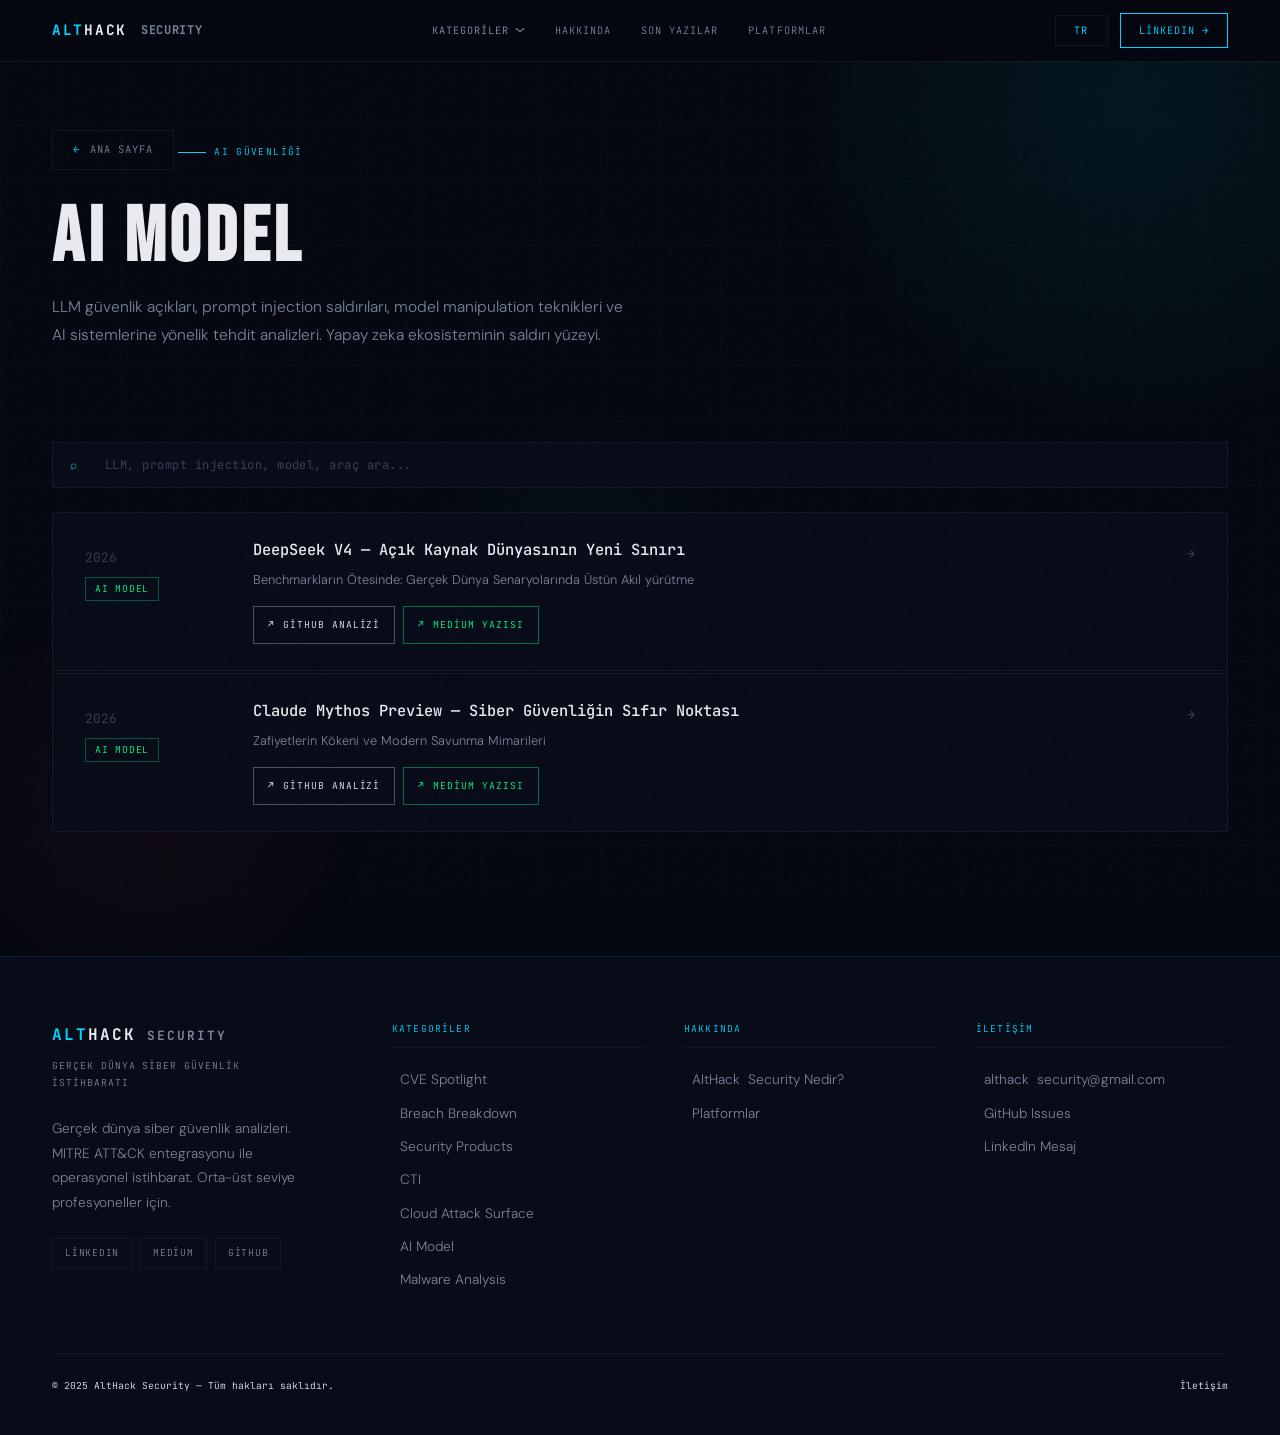
<file: aimodel.html>
<!DOCTYPE html>
<html lang="tr">
<head>
  <meta charset="UTF-8">
  <meta name="viewport" content="width=device-width, initial-scale=1.0">
  <title>AI Model — AltHack Security</title>
  <meta name="description" content="LLM güvenlik açıkları, prompt injection saldırıları, model manipulation teknikleri ve AI sistemlerine yönelik tehdit analizleri.">
  <link rel="icon" type="image/jpeg" href="https://raw.githubusercontent.com/althacksec/althacksec.github.io/main/profile.jpg">
  <link rel="preconnect" href="https://fonts.googleapis.com">
  <link rel="preconnect" href="https://fonts.gstatic.com" crossorigin>
  <link href="https://fonts.googleapis.com/css2?family=JetBrains+Mono:wght@300;400;500;700&family=Bebas+Neue&family=DM+Sans:wght@300;400;500;600&display=swap" rel="stylesheet">
  <link rel="stylesheet" href="css/style.css">
</head>
<body>
<div class="glow" id="glowOrb"></div><div class="glow2"></div><div class="glow3"></div>

<nav id="mainNav">
  <a href="index.html" class="nav-logo notranslate"><span class="alt">ALT</span>HACK<span class="sec">&nbsp;SECURITY</span></a>
  
  <ul class="nav-links">
    <li class="nd" id="dCat">
      <button class="nd-btn" onclick="toggleDD('dCat')">Kategoriler <span class="chev"></span></button>
      <div class="dm">
        <a href="cve.html" class="di"><div class="di-tag">CVE Arşivi</div><div class="di-title">CVE Spotlight</div><div class="di-desc">Kritik güvenlik açıklarının haftalık teknik analizi</div></a>
        <a href="breach.html" class="di"><div class="di-tag">Vaka Analizleri</div><div class="di-title">Breach Breakdown</div><div class="di-desc">Gerçek saldırı vakalarının anatomisi</div></a>
        <a href="products.html" class="di"><div class="di-tag">Siber Güvenlik Ürünleri</div><div class="di-title">Security Products</div><div class="di-desc">Wazuh, SentinelOne ve diğer güvenlik ürünleri</div></a>
        <a href="cti.html" class="di"><div class="di-tag">Cyber Threat Intelligence</div><div class="di-title">CTI</div><div class="di-desc">Tehdit aktörleri, kampanya analizleri ve operasyonel istihbarat</div></a>
        <a href="cloud.html" class="di"><div class="di-tag">Cloud Security</div><div class="di-title">Cloud Attack Surface</div><div class="di-desc">AWS, Azure, GCP misconfiguration ve exploitation</div></a>
        <a href="aimodel.html" class="di"><div class="di-tag">AI Güvenliği</div><div class="di-title">AI Model</div><div class="di-desc">LLM güvenlik açıkları, prompt injection ve AI tehdit analizleri</div></a>
        <a href="malware.html" class="di"><div class="di-tag">Zararlı Yazılım Analizi</div><div class="di-title">Malware Analysis</div><div class="di-desc">Yeni ve mevcut malware'lerin teknik analizi ve çalışma prensipleri</div></a>
      </div>
    </li>
    <li><a href="about.html">Hakkında</a></li>
    <li><a href="index.html#latest">Son Yazılar</a></li>
    <li><a href="index.html#platforms">Platformlar</a></li>
  </ul>

  <div class="nav-right" style="display: flex; gap: 12px; align-items: center;">
    <div id="google_translate_element" style="display: none;"></div>
    
    <select id="langSelector" class="nav-cta notranslate" style="background: transparent; color: var(--cyan); border: 1px solid var(--bdim); cursor: pointer; appearance: none; text-align: center; padding-right: 18px;">
      <option value="tr" style="color: #000;">TR</option>
      <option value="en" style="color: #000;">EN</option>
    </select>

    <a href="https://linkedin.com/company/althack" target="_blank" rel="noopener noreferrer" class="nav-cta">LinkedIn →</a>
  </div>
</nav>

<div class="cat-page-hero">
  <a href="index.html" class="back-btn">Ana Sayfa</a>
  <div class="cat-badge">AI Güvenliği</div>
  <h1 class="cat-page-title">AI Model</h1>
  <p class="cat-page-desc">LLM güvenlik açıkları, prompt injection saldırıları, model manipulation teknikleri ve AI sistemlerine yönelik tehdit analizleri. Yapay zeka ekosisteminin saldırı yüzeyi.</p>
</div>

<div class="cat-page-content">
  <div class="search-wrap">
    <span class="search-icon">⌕</span>
    <input class="search-input" type="text" placeholder="LLM, prompt injection, model, araç ara..." oninput="filterPosts('aimodel',this.value)" id="search-aimodel">
    <button class="search-clear" id="clear-aimodel" onclick="clearSearch('aimodel')">✕</button>
  </div>
  <div class="search-count" id="count-aimodel"></div>
  <div class="no-results" id="no-aimodel">Arama sonucu bulunamadı.</div>

  <div class="cat-posts rv" id="posts-aimodel">

     <div class="cat-post-item" data-search="deepseek v4 açık kaynak dünyasının yeni sınırı benchmarkların ötesinde gerçek dünya senaryolarında üstün akıl yürütme">
      <div class="cpi-meta"><span class="cpi-arrow">2026</span><span class="cpi-badge green">AI Model</span></div>
      <div class="cpi-content">
        <div class="cpi-title">DeepSeek V4 — Açık Kaynak Dünyasının Yeni Sınırı</div>
        <div class="cpi-sub">Benchmarkların Ötesinde: Gerçek Dünya Senaryolarında Üstün Akıl yürütme</div>
        <div class="intel-btns">
          <a href="https://github.com/althacksec/AI_Model/blob/main/DeepSeek-V4-A%C3%A7%C4%B1k-Kaynak-D%C3%BCnyas%C4%B1n%C4%B1n-Yeni-S%C4%B1n%C4%B1r%C4%B1.md" target="_blank" rel="noopener noreferrer" class="intel-btn github">Github Analizi</a>
          <a href="https://althacksec.medium.com/deepseek-v4-a%C3%A7%C4%B1k-kaynak-d%C3%BCnyas%C4%B1n%C4%B1n-yeni-s%C4%B1n%C4%B1r%C4%B1-7f2b4c36aab7" target="_blank" rel="noopener noreferrer" class="intel-btn medium">Medium Yazısı</a>
        </div>
      </div>
      <span class="cpi-arrow">→</span>
    </div>

    <div class="cat-post-item" data-search="claude mythos preview siber güvenliğin sıfır noktası zafiyetleirn kökeni moder savunma">
      <div class="cpi-meta"><span class="cpi-arrow">2026</span><span class="cpi-badge green">AI Model</span></div>
      <div class="cpi-content">
        <div class="cpi-title">Claude Mythos Preview — Siber Güvenliğin Sıfır Noktası</div>
        <div class="cpi-sub">Zafiyetlerin Kökeni ve Modern Savunma Mimarileri</div>
        <div class="intel-btns">
          <a href="https://github.com/althacksec/AI_Model/blob/main/Claude-Mythos-Preview.md" target="_blank" rel="noopener noreferrer" class="intel-btn github">Github Analizi</a>
          <a href="https://althacksec.medium.com/claude-mythos-preview-siber-g%C3%BCvenli%C4%9Fin-s%C4%B1f%C4%B1r-noktas%C4%B1-c12845fac064" target="_blank" rel="noopener noreferrer" class="intel-btn medium">Medium Yazısı</a>
        </div>
      </div>
      <span class="cpi-arrow">→</span>
    </div>

  </div>
</div>

<footer>
  <div class="fi">
    <div class="fm">
      <div>
        <a href="index.html" class="flogo notranslate"><span class="alt">ALT</span>HACK <span class="sec">SECURITY</span></a>
        <div class="ftag">Gerçek Dünya Siber Güvenlik İstihbaratı</div>
        <p class="fdesc">Gerçek dünya siber güvenlik analizleri. MITRE ATT&CK entegrasyonu ile operasyonel istihbarat. Orta-üst seviye profesyoneller için.</p>
        <div class="fsl">
          <a href="https://linkedin.com/company/althack" target="_blank" rel="noopener noreferrer">LinkedIn</a>
          <a href="https://medium.com/@althacksec" target="_blank" rel="noopener noreferrer">Medium</a>
          <a href="https://github.com/althacksec" target="_blank" rel="noopener noreferrer">GitHub</a>
        </div>
      </div>
      <div class="fcols">
        <div class="fc"><div class="fct">Kategoriler</div><ul><li><a href="cve.html">CVE Spotlight</a></li><li><a href="breach.html">Breach Breakdown</a></li><li><a href="products.html">Security Products</a></li><li><a href="cti.html">CTI</a></li><li><a href="cloud.html">Cloud Attack Surface</a></li><li><a href="aimodel.html">AI Model</a></li><li><a href="malware.html">Malware Analysis</a></li></ul></div>
        <div class="fc"><div class="fct">Hakkında</div><ul><li><a href="about.html">AltHack Security Nedir?</a></li><li><a href="index.html#platforms">Platformlar</a></li></ul></div>
        <div class="fc"><div class="fct">İletişim</div><ul><li><a href="mailto:althacksecurity@gmail.com">althacksecurity@gmail.com</a></li><li><a href="https://github.com/althacksec" target="_blank" rel="noopener noreferrer">GitHub Issues</a></li><li><a href="https://linkedin.com/company/althack" target="_blank" rel="noopener noreferrer">LinkedIn Mesaj</a></li></ul></div>
      </div>
    </div>
    <div class="fb"><span class="fcopy">© 2025 <span class="notranslate">AltHack</span> Security — Tüm hakları saklıdır.</span><div class="flegal"><a href="mailto:althacksecurity@gmail.com">İletişim</a></div></div>
  </div>
</footer>

<script type="text/javascript">
  function googleTranslateElementInit() {
    new google.translate.TranslateElement({pageLanguage: 'tr', includedLanguages: 'en,tr', autoDisplay: false}, 'google_translate_element');
  }
</script>
<script type="text/javascript" src="https://translate.google.com/translate_a/element.js?cb=googleTranslateElementInit"></script>
<script src="script/script.js"></script>
</body>
</html>
</file>
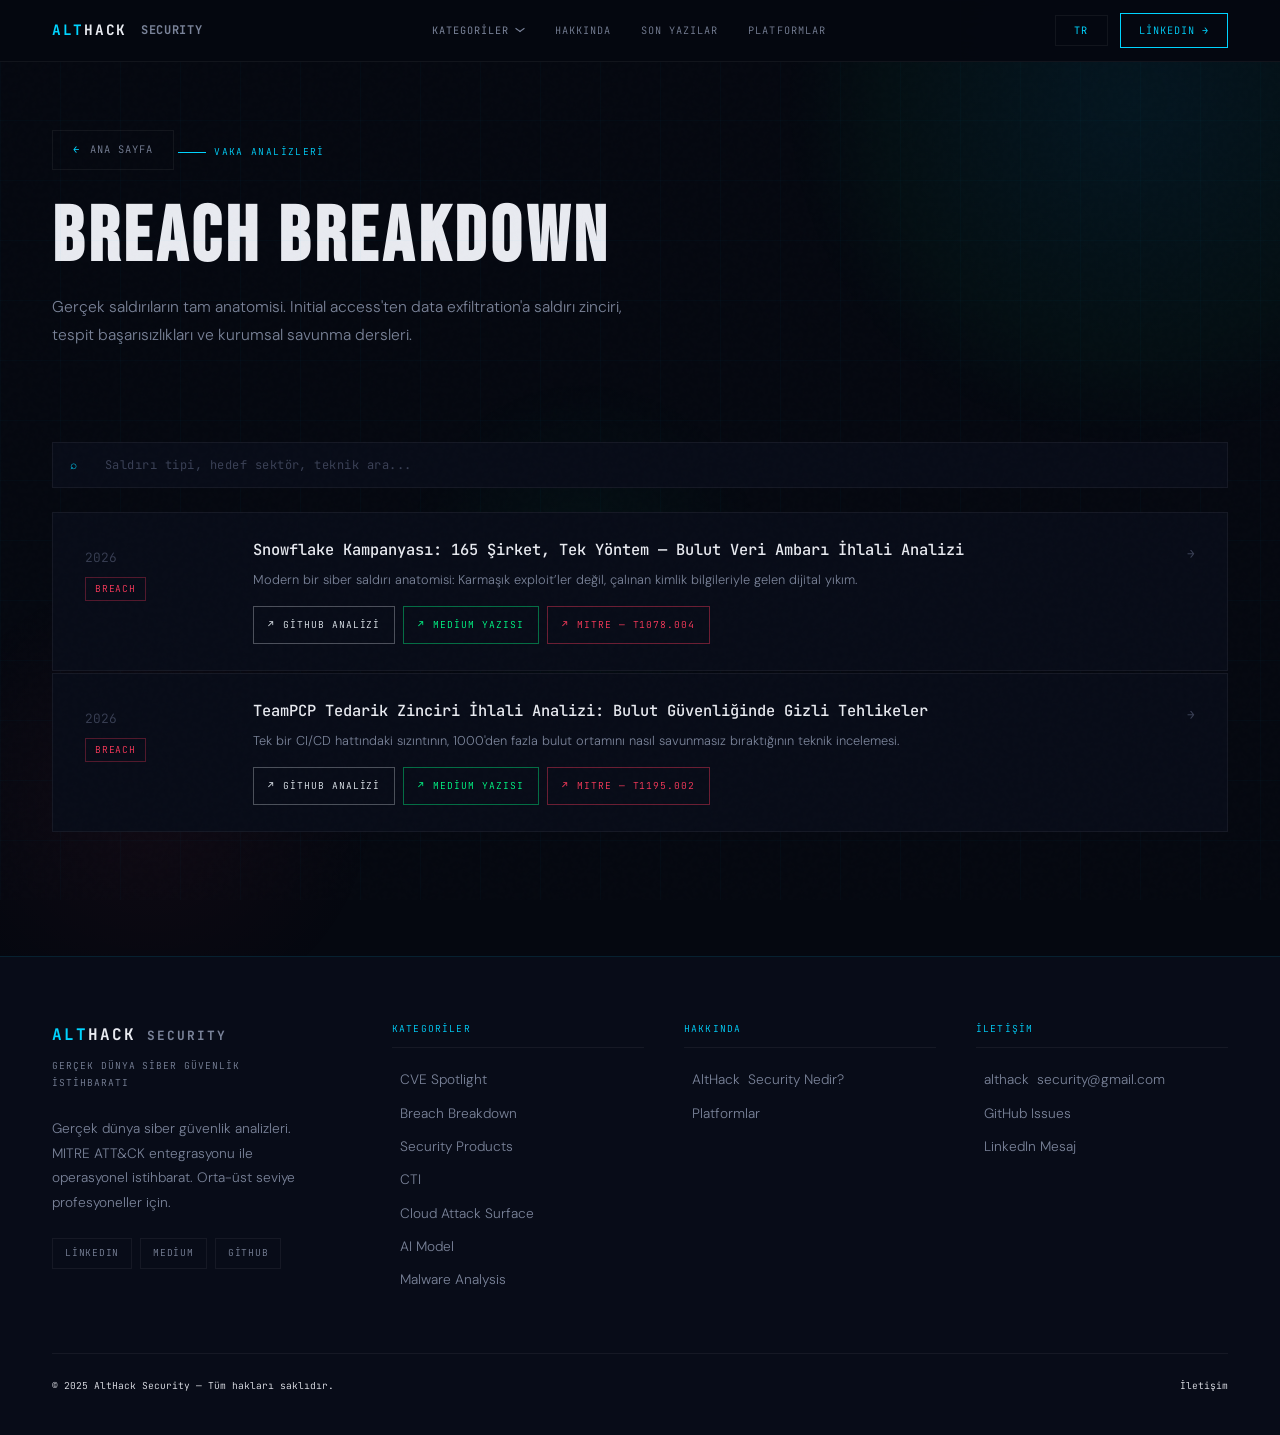
<file: breach.html>
<!DOCTYPE html>
<html lang="tr">
<head>
  <meta charset="UTF-8">
  <meta name="viewport" content="width=device-width, initial-scale=1.0">
  <title>Breach Breakdown — AltHack Security</title>
  <meta name="description" content="Gerçek saldırıların tam anatomisi. Initial access'ten data exfiltration'a saldırı zinciri ve savunma dersleri.">
  <link rel="icon" type="image/jpeg" href="https://raw.githubusercontent.com/althacksec/althacksec.github.io/main/profile.jpg">
  <link rel="preconnect" href="https://fonts.googleapis.com">
  <link rel="preconnect" href="https://fonts.gstatic.com" crossorigin>
  <link href="https://fonts.googleapis.com/css2?family=JetBrains+Mono:wght@300;400;500;700&family=Bebas+Neue&family=DM+Sans:wght@300;400;500;600&display=swap" rel="stylesheet">
  <link rel="stylesheet" href="css/style.css">
</head>
<body>
<div class="glow" id="glowOrb"></div>
<div class="glow2"></div>
<div class="glow3"></div>

<nav id="mainNav">
  <a href="index.html" class="nav-logo notranslate"><span class="alt">ALT</span>HACK<span class="sec">&nbsp;SECURITY</span></a>
  
  <ul class="nav-links">
    <li class="nd" id="dCat">
      <button class="nd-btn" onclick="toggleDD('dCat')">Kategoriler <span class="chev"></span></button>
      <div class="dm">
        <a href="cve.html" class="di"><div class="di-tag">CVE Arşivi</div><div class="di-title">CVE Spotlight</div><div class="di-desc">Kritik güvenlik açıklarının haftalık teknik analizi</div></a>
        <a href="breach.html" class="di"><div class="di-tag">Vaka Analizleri</div><div class="di-title">Breach Breakdown</div><div class="di-desc">Gerçek saldırı vakalarının anatomisi</div></a>
        <a href="products.html" class="di"><div class="di-tag">Siber Güvenlik Ürünleri</div><div class="di-title">Security Products</div><div class="di-desc">Wazuh, SentinelOne ve diğer güvenlik ürünleri</div></a>
        <a href="cti.html" class="di"><div class="di-tag">Cyber Threat Intelligence</div><div class="di-title">CTI</div><div class="di-desc">Tehdit aktörleri, kampanya analizleri ve operasyonel istihbarat</div></a>
        <a href="cloud.html" class="di"><div class="di-tag">Cloud Security</div><div class="di-title">Cloud Attack Surface</div><div class="di-desc">AWS, Azure, GCP misconfiguration ve exploitation</div></a>
        <a href="aimodel.html" class="di"><div class="di-tag">AI Güvenliği</div><div class="di-title">AI Model</div><div class="di-desc">LLM güvenlik açıkları, prompt injection ve AI tehdit analizleri</div></a>
        <a href="malware.html" class="di"><div class="di-tag">Zararlı Yazılım Analizi</div><div class="di-title">Malware Analysis</div><div class="di-desc">Yeni ve mevcut malware'lerin teknik analizi ve çalışma prensipleri</div></a>
      </div>
    </li>
    <li><a href="about.html">Hakkında</a></li>
    <li><a href="index.html#latest">Son Yazılar</a></li>
    <li><a href="index.html#platforms">Platformlar</a></li>
  </ul>

  <div class="nav-right" style="display: flex; gap: 12px; align-items: center;">
    <div id="google_translate_element" style="display: none;"></div>
    
    <select id="langSelector" class="nav-cta notranslate" style="background: transparent; color: var(--cyan); border: 1px solid var(--bdim); cursor: pointer; appearance: none; text-align: center; padding-right: 18px;">
      <option value="tr" style="color: #000;">TR</option>
      <option value="en" style="color: #000;">EN</option>
    </select>

    <a href="https://linkedin.com/company/althack" target="_blank" rel="noopener noreferrer" class="nav-cta">LinkedIn →</a>
  </div>
</nav>

<div class="cat-page-hero">
  <a href="index.html" class="back-btn">Ana Sayfa</a>
  <div class="cat-badge">Vaka Analizleri</div>
  <h1 class="cat-page-title">Breach Breakdown</h1>
  <p class="cat-page-desc">Gerçek saldırıların tam anatomisi. Initial access'ten data exfiltration'a saldırı zinciri, tespit başarısızlıkları ve kurumsal savunma dersleri.</p>
</div>

<div class="cat-page-content">
  <div class="search-wrap">
    <span class="search-icon">⌕</span>
    <input class="search-input" type="text" placeholder="Saldırı tipi, hedef sektör, teknik ara..." oninput="filterPosts('breach',this.value)" id="search-breach">
    <button class="search-clear" id="clear-breach" onclick="clearSearch('breach')">✕</button>
  </div>
  <div class="search-count" id="count-breach"></div>
  <div class="no-results" id="no-breach">Arama sonucu bulunamadı.</div>

  <div class="cat-posts rv" id="posts-breach">

    <div class="cat-post-item" data-search="snowflake kampanyası 165 şirket tek yöntem bulu veri ambarı ihlali analizi kimlik bilgileri dijital">
      <div class="cpi-meta"><span class="cpi-arrow">2026</span><span class="cpi-badge red">Breach</span></div>
      <div class="cpi-content">
        <div class="cpi-title">Snowflake Kampanyası: 165 Şirket, Tek Yöntem — Bulut Veri Ambarı İhlali Analizi</div>
        <div class="cpi-sub">Modern bir siber saldırı anatomisi: Karmaşık exploit’ler değil, çalınan kimlik bilgileriyle gelen dijital yıkım.</div>
        <div class="intel-btns">
          <a href="https://github.com/althacksec/Breach_Breakdown/blob/main/Snowflake-Kampanyas%C4%B1.md" target="_blank" rel="noopener noreferrer" class="intel-btn github">Github Analizi</a>
          <a href="https://althacksec.medium.com/snowflake-kampanyas%C4%B1-165-%C5%9Firket-tek-y%C3%B6ntem-bulut-veri-ambar%C4%B1-i%CC%87hlali-analizi-01198be39fca" target="_blank" rel="noopener noreferrer" class="intel-btn medium">Medium Yazısı</a>
          <a href="https://attack.mitre.org/techniques/T1078/004/" target="_blank" rel="noopener noreferrer" class="intel-btn mitre">MITRE — T1078.004</a>
        </div>
      </div>
      <span class="cpi-arrow">→</span>
    </div>

    <div class="cat-post-item" data-search="teampcp tedarik zinciri ihlali analizi bulut güvenliğinde gizli tehlikeler ci/cd 1000 savunmasız">
      <div class="cpi-meta"><span class="cpi-arrow">2026</span><span class="cpi-badge red">Breach</span></div>
      <div class="cpi-content">
        <div class="cpi-title">TeamPCP Tedarik Zinciri İhlali Analizi: Bulut Güvenliğinde Gizli Tehlikeler</div>
        <div class="cpi-sub">Tek bir CI/CD hattındaki sızıntının, 1000'den fazla bulut ortamını nasıl savunmasız bıraktığının teknik incelemesi.</div>
        <div class="intel-btns">
          <a href="https://github.com/althacksec/Breach_Breakdown/blob/main/TeamPCP-Tedarik-Zinciri-%C4%B0hlali.md" target="_blank" rel="noopener noreferrer" class="intel-btn github">Github Analizi</a>
          <a href="https://althacksec.medium.com/teampcp-tedarik-zinciri-i%CC%87hlali-analizi-bulut-g%C3%BCvenli%C4%9Finde-gizli-tehlikeler-6566d55663d0" target="_blank" rel="noopener noreferrer" class="intel-btn medium">Medium Yazısı</a>
          <a href="https://attack.mitre.org/techniques/T1195/002/" target="_blank" rel="noopener noreferrer" class="intel-btn mitre">MITRE — T1195.002</a>
        </div>
      </div>
      <span class="cpi-arrow">→</span>
    </div>

  </div>
</div>

<footer>
  <div class="fi">
    <div class="fm">
      <div>
        <a href="index.html" class="flogo notranslate"><span class="alt">ALT</span>HACK <span class="sec">SECURITY</span></a>
        <div class="ftag">Gerçek Dünya Siber Güvenlik İstihbaratı</div>
        <p class="fdesc">Gerçek dünya siber güvenlik analizleri. MITRE ATT&CK entegrasyonu ile operasyonel istihbarat. Orta-üst seviye profesyoneller için.</p>
        <div class="fsl">
          <a href="https://linkedin.com/company/althack" target="_blank" rel="noopener noreferrer">LinkedIn</a>
          <a href="https://medium.com/@althacksec" target="_blank" rel="noopener noreferrer">Medium</a>
          <a href="https://github.com/althacksec" target="_blank" rel="noopener noreferrer">GitHub</a>
        </div>
      </div>
      <div class="fcols">
        <div class="fc"><div class="fct">Kategoriler</div><ul><li><a href="cve.html">CVE Spotlight</a></li><li><a href="breach.html">Breach Breakdown</a></li><li><a href="products.html">Security Products</a></li><li><a href="cti.html">CTI</a></li><li><a href="cloud.html">Cloud Attack Surface</a></li><li><a href="aimodel.html">AI Model</a></li><li><a href="malware.html">Malware Analysis</a></li></ul></div>
        <div class="fc"><div class="fct">Hakkında</div><ul><li><a href="about.html">AltHack Security Nedir?</a></li><li><a href="index.html#platforms">Platformlar</a></li></ul></div>
        <div class="fc"><div class="fct">İletişim</div><ul><li><a href="mailto:althacksecurity@gmail.com">althacksecurity@gmail.com</a></li><li><a href="https://github.com/althacksec" target="_blank" rel="noopener noreferrer">GitHub Issues</a></li><li><a href="https://linkedin.com/company/althack" target="_blank" rel="noopener noreferrer">LinkedIn Mesaj</a></li></ul></div>
      </div>
    </div>
    <div class="fb"><span class="fcopy">© 2025 <span class="notranslate">AltHack</span> Security — Tüm hakları saklıdır.</span><div class="flegal"><a href="mailto:althacksecurity@gmail.com">İletişim</a></div></div>
  </div>
</footer>

<script type="text/javascript">
  function googleTranslateElementInit() {
    new google.translate.TranslateElement({pageLanguage: 'tr', includedLanguages: 'en,tr', autoDisplay: false}, 'google_translate_element');
  }
</script>
<script type="text/javascript" src="https://translate.google.com/translate_a/element.js?cb=googleTranslateElementInit"></script>
<script src="script/script.js"></script>
</body>
</html>
</file>
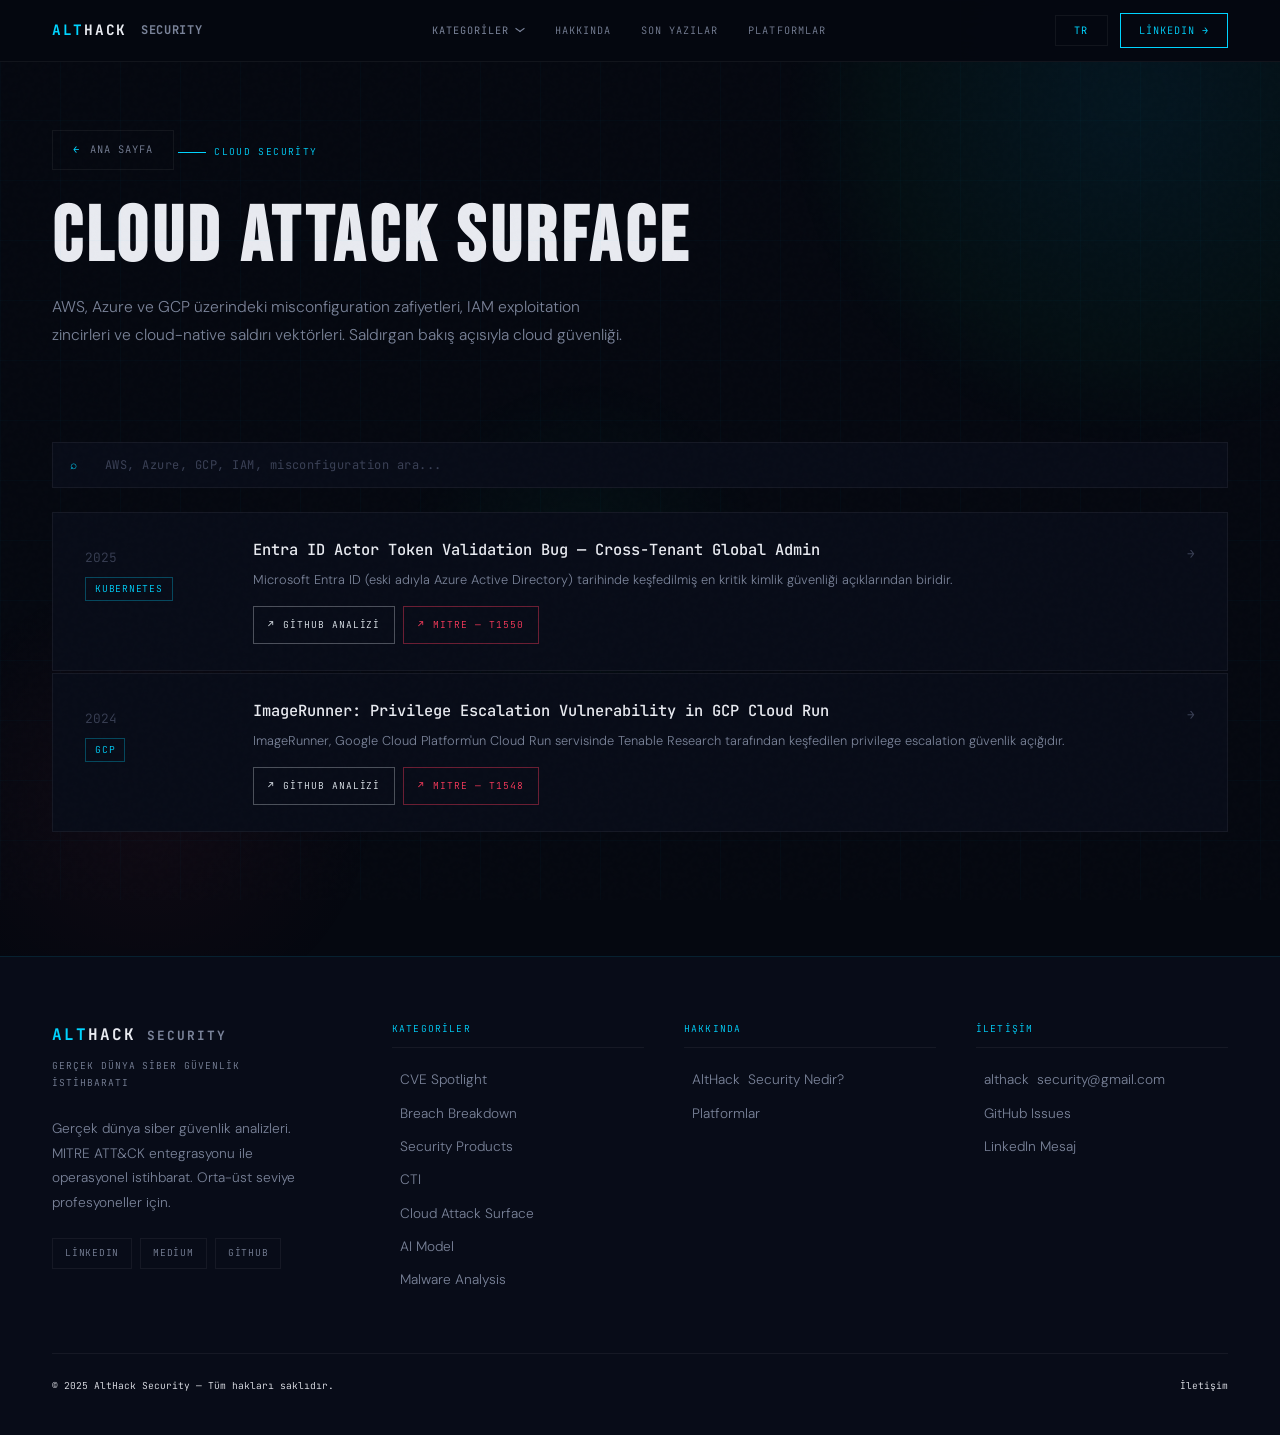
<file: cloud.html>
<!DOCTYPE html>
<html lang="tr">
<head>
  <meta charset="UTF-8">
  <meta name="viewport" content="width=device-width, initial-scale=1.0">
  <title>Cloud Attack Surface — AltHack Security</title>
  <meta name="description" content="AWS, Azure ve GCP üzerindeki misconfiguration zafiyetleri, IAM exploitation zincirleri ve cloud-native saldırı vektörleri.">
  <link rel="icon" type="image/jpeg" href="https://raw.githubusercontent.com/althacksec/althacksec.github.io/main/profile.jpg">
  <link rel="preconnect" href="https://fonts.googleapis.com">
  <link rel="preconnect" href="https://fonts.gstatic.com" crossorigin>
  <link href="https://fonts.googleapis.com/css2?family=JetBrains+Mono:wght@300;400;500;700&family=Bebas+Neue&family=DM+Sans:wght@300;400;500;600&display=swap" rel="stylesheet">
  <link rel="stylesheet" href="css/style.css">
</head>
<body>
<div class="glow" id="glowOrb"></div><div class="glow2"></div><div class="glow3"></div>

<nav id="mainNav">
  <a href="index.html" class="nav-logo notranslate"><span class="alt">ALT</span>HACK<span class="sec">&nbsp;SECURITY</span></a>
  
  <ul class="nav-links">
    <li class="nd" id="dCat">
      <button class="nd-btn" onclick="toggleDD('dCat')">Kategoriler <span class="chev"></span></button>
      <div class="dm">
        <a href="cve.html" class="di"><div class="di-tag">CVE Arşivi</div><div class="di-title">CVE Spotlight</div><div class="di-desc">Kritik güvenlik açıklarının haftalık teknik analizi</div></a>
        <a href="breach.html" class="di"><div class="di-tag">Vaka Analizleri</div><div class="di-title">Breach Breakdown</div><div class="di-desc">Gerçek saldırı vakalarının anatomisi</div></a>
        <a href="products.html" class="di"><div class="di-tag">Siber Güvenlik Ürünleri</div><div class="di-title">Security Products</div><div class="di-desc">Wazuh, SentinelOne ve diğer güvenlik ürünleri</div></a>
        <a href="cti.html" class="di"><div class="di-tag">Cyber Threat Intelligence</div><div class="di-title">CTI</div><div class="di-desc">Tehdit aktörleri, kampanya analizleri ve operasyonel istihbarat</div></a>
        <a href="cloud.html" class="di"><div class="di-tag">Cloud Security</div><div class="di-title">Cloud Attack Surface</div><div class="di-desc">AWS, Azure, GCP misconfiguration ve exploitation</div></a>
        <a href="aimodel.html" class="di"><div class="di-tag">AI Güvenliği</div><div class="di-title">AI Model</div><div class="di-desc">LLM güvenlik açıkları, prompt injection ve AI tehdit analizleri</div></a>
        <a href="malware.html" class="di"><div class="di-tag">Zararlı Yazılım Analizi</div><div class="di-title">Malware Analysis</div><div class="di-desc">Yeni ve mevcut malware'lerin teknik analizi ve çalışma prensipleri</div></a>
      </div>
    </li>
    <li><a href="about.html">Hakkında</a></li>
    <li><a href="index.html#latest">Son Yazılar</a></li>
    <li><a href="index.html#platforms">Platformlar</a></li>
  </ul>

  <div class="nav-right" style="display: flex; gap: 12px; align-items: center;">
    <div id="google_translate_element" style="display: none;"></div>
    
    <select id="langSelector" class="nav-cta notranslate" style="background: transparent; color: var(--cyan); border: 1px solid var(--bdim); cursor: pointer; appearance: none; text-align: center; padding-right: 18px;">
      <option value="tr" style="color: #000;">TR</option>
      <option value="en" style="color: #000;">EN</option>
    </select>

    <a href="https://linkedin.com/company/althack" target="_blank" rel="noopener noreferrer" class="nav-cta">LinkedIn →</a>
  </div>
</nav>

<div class="cat-page-hero">
  <a href="index.html" class="back-btn">Ana Sayfa</a>
  <div class="cat-badge">Cloud Security</div>
  <h1 class="cat-page-title">Cloud Attack Surface</h1>
  <p class="cat-page-desc">AWS, Azure ve GCP üzerindeki misconfiguration zafiyetleri, IAM exploitation zincirleri ve cloud-native saldırı vektörleri. Saldırgan bakış açısıyla cloud güvenliği.</p>
</div>

<div class="cat-page-content">
  <div class="search-wrap">
    <span class="search-icon">⌕</span>
    <input class="search-input" type="text" placeholder="AWS, Azure, GCP, IAM, misconfiguration ara..." oninput="filterPosts('cloud',this.value)" id="search-cloud">
    <button class="search-clear" id="clear-cloud" onclick="clearSearch('cloud')">✕</button>
  </div>
  <div class="search-count" id="count-cloud"></div>
  <div class="no-results" id="no-cloud">Arama sonucu bulunamadı.</div>

  <div class="cat-posts rv" id="posts-cloud">

    <div class="cat-post-item" data-search="entra id actor token validation bug cross-tenant global admin microsoft adıyla azure active directory güvenlik açığı">
      <div class="cpi-meta"><span class="cpi-arrow">2025</span><span class="cpi-badge">Kubernetes</span></div>
      <div class="cpi-content">
        <div class="cpi-title">Entra ID Actor Token Validation Bug — Cross-Tenant Global Admin</div>
        <div class="cpi-sub">Microsoft Entra ID (eski adıyla Azure Active Directory) tarihinde keşfedilmiş en kritik kimlik güvenliği açıklarından biridir.</div>
        <div class="intel-btns">
          <a href="https://github.com/althacksec/Cloud_Attack_Surface/blob/main/Entra_id_Actor_Token_cross_Tenant_Global_Admin.md" target="_blank" rel="noopener noreferrer" class="intel-btn github">Github Analizi</a>
          <a href="https://attack.mitre.org/techniques/T1550/" target="_blank" rel="noopener noreferrer" class="intel-btn mitre">MITRE — T1550</a>
        </div>
      </div>
      <span class="cpi-arrow">→</span>
    </div>

    <div class="cat-post-item" data-search="gcp imagerunner privilege escalation vulnerability cloud run tenable research platform google">
      <div class="cpi-meta"><span class="cpi-arrow">2024</span><span class="cpi-badge">GCP</span></div>
      <div class="cpi-content">
        <div class="cpi-title">ImageRunner: Privilege Escalation Vulnerability in GCP Cloud Run</div>
        <div class="cpi-sub">ImageRunner, Google Cloud Platform'un Cloud Run servisinde Tenable Research tarafından keşfedilen privilege escalation güvenlik açığıdır.</div>
        <div class="intel-btns">
          <a href="https://github.com/althacksec/Cloud_Attack_Surface/blob/main/Gcp_Imagerunner_Cloud_RUN_Privilege_Escalation.md" target="_blank" rel="noopener noreferrer" class="intel-btn github">Github Analizi</a>
          <a href="https://attack.mitre.org/techniques/T1548/" target="_blank" rel="noopener noreferrer" class="intel-btn mitre">MITRE — T1548</a>
        </div>
      </div>
      <span class="cpi-arrow">→</span>
    </div>

  </div>
</div>

<footer>
  <div class="fi">
    <div class="fm">
      <div>
        <a href="index.html" class="flogo notranslate"><span class="alt">ALT</span>HACK <span class="sec">SECURITY</span></a>
        <div class="ftag">Gerçek Dünya Siber Güvenlik İstihbaratı</div>
        <p class="fdesc">Gerçek dünya siber güvenlik analizleri. MITRE ATT&CK entegrasyonu ile operasyonel istihbarat. Orta-üst seviye profesyoneller için.</p>
        <div class="fsl">
          <a href="https://linkedin.com/company/althack" target="_blank" rel="noopener noreferrer">LinkedIn</a>
          <a href="https://medium.com/@althacksec" target="_blank" rel="noopener noreferrer">Medium</a>
          <a href="https://github.com/althacksec" target="_blank" rel="noopener noreferrer">GitHub</a>
        </div>
      </div>
      <div class="fcols">
        <div class="fc"><div class="fct">Kategoriler</div><ul><li><a href="cve.html">CVE Spotlight</a></li><li><a href="breach.html">Breach Breakdown</a></li><li><a href="products.html">Security Products</a></li><li><a href="cti.html">CTI</a></li><li><a href="cloud.html">Cloud Attack Surface</a></li><li><a href="aimodel.html">AI Model</a></li><li><a href="malware.html">Malware Analysis</a></li></ul></div>
        <div class="fc"><div class="fct">Hakkında</div><ul><li><a href="about.html">AltHack Security Nedir?</a></li><li><a href="index.html#platforms">Platformlar</a></li></ul></div>
        <div class="fc"><div class="fct">İletişim</div><ul><li><a href="mailto:althacksecurity@gmail.com">althacksecurity@gmail.com</a></li><li><a href="https://github.com/althacksec" target="_blank" rel="noopener noreferrer">GitHub Issues</a></li><li><a href="https://linkedin.com/company/althack" target="_blank" rel="noopener noreferrer">LinkedIn Mesaj</a></li></ul></div>
      </div>
    </div>
    <div class="fb"><span class="fcopy">© 2025 <span class="notranslate">AltHack</span> Security — Tüm hakları saklıdır.</span><div class="flegal"><a href="mailto:althacksecurity@gmail.com">İletişim</a></div></div>
  </div>
</footer>

<script type="text/javascript">
  function googleTranslateElementInit() {
    new google.translate.TranslateElement({pageLanguage: 'tr', includedLanguages: 'en,tr', autoDisplay: false}, 'google_translate_element');
  }
</script>
<script type="text/javascript" src="https://translate.google.com/translate_a/element.js?cb=googleTranslateElementInit"></script>
<script src="script/script.js"></script>
</body>
</html>
</file>
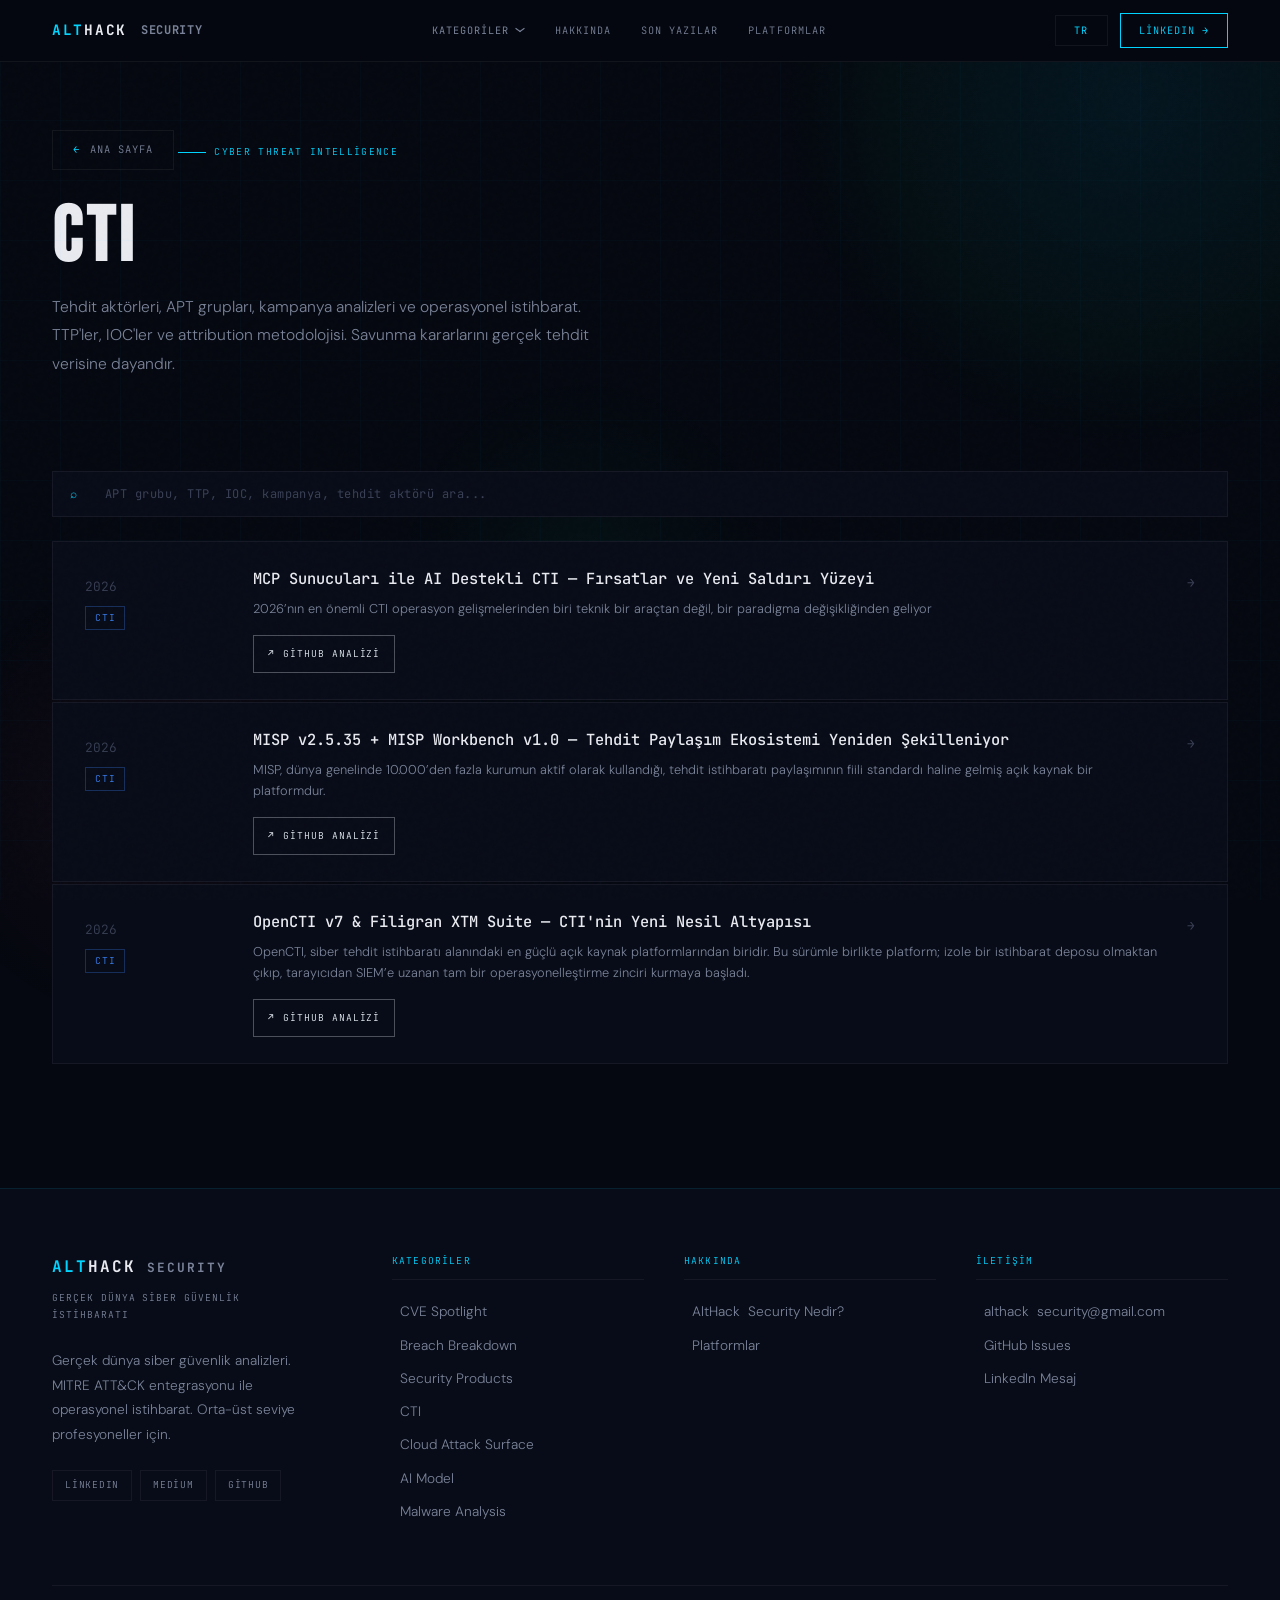
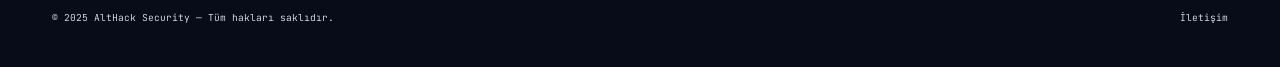
<file: cti.html>
<!DOCTYPE html>
<html lang="tr">
<head>
  <meta charset="UTF-8">
  <meta name="viewport" content="width=device-width, initial-scale=1.0">
  <title>CTI — AltHack Security</title>
  <meta name="description" content="Tehdit aktörleri, kampanya analizleri, TTP'ler ve operasyonel siber tehdit istihbaratı.">
  <link rel="icon" type="image/jpeg" href="https://raw.githubusercontent.com/althacksec/althacksec.github.io/main/profile.jpg">
  <link rel="preconnect" href="https://fonts.googleapis.com">
  <link rel="preconnect" href="https://fonts.gstatic.com" crossorigin>
  <link href="https://fonts.googleapis.com/css2?family=JetBrains+Mono:wght@300;400;500;700&family=Bebas+Neue&family=DM+Sans:wght@300;400;500;600&display=swap" rel="stylesheet">
  <link rel="stylesheet" href="css/style.css">
</head>
<body>
<div class="glow" id="glowOrb"></div><div class="glow2"></div><div class="glow3"></div>

<nav id="mainNav">
  <a href="index.html" class="nav-logo notranslate"><span class="alt">ALT</span>HACK<span class="sec">&nbsp;SECURITY</span></a>
  
  <ul class="nav-links">
    <li class="nd" id="dCat">
      <button class="nd-btn" onclick="toggleDD('dCat')">Kategoriler <span class="chev"></span></button>
      <div class="dm">
        <a href="cve.html" class="di"><div class="di-tag">CVE Arşivi</div><div class="di-title">CVE Spotlight</div><div class="di-desc">Kritik güvenlik açıklarının haftalık teknik analizi</div></a>
        <a href="breach.html" class="di"><div class="di-tag">Vaka Analizleri</div><div class="di-title">Breach Breakdown</div><div class="di-desc">Gerçek saldırı vakalarının anatomisi</div></a>
        <a href="products.html" class="di"><div class="di-tag">Siber Güvenlik Ürünleri</div><div class="di-title">Security Products</div><div class="di-desc">Wazuh, SentinelOne ve diğer güvenlik ürünleri</div></a>
        <a href="cti.html" class="di"><div class="di-tag">Cyber Threat Intelligence</div><div class="di-title">CTI</div><div class="di-desc">Tehdit aktörleri, kampanya analizleri ve operasyonel istihbarat</div></a>
        <a href="cloud.html" class="di"><div class="di-tag">Cloud Security</div><div class="di-title">Cloud Attack Surface</div><div class="di-desc">AWS, Azure, GCP misconfiguration ve exploitation</div></a>
        <a href="aimodel.html" class="di"><div class="di-tag">AI Güvenliği</div><div class="di-title">AI Model</div><div class="di-desc">LLM güvenlik açıkları, prompt injection ve AI tehdit analizleri</div></a>
        <a href="malware.html" class="di"><div class="di-tag">Zararlı Yazılım Analizi</div><div class="di-title">Malware Analysis</div><div class="di-desc">Yeni ve mevcut malware'lerin teknik analizi ve çalışma prensipleri</div></a>
      </div>
    </li>
    <li><a href="about.html">Hakkında</a></li>
    <li><a href="index.html#latest">Son Yazılar</a></li>
    <li><a href="index.html#platforms">Platformlar</a></li>
  </ul>

  <div class="nav-right" style="display: flex; gap: 12px; align-items: center;">
    <div id="google_translate_element" style="display: none;"></div>
    
    <select id="langSelector" class="nav-cta notranslate" style="background: transparent; color: var(--cyan); border: 1px solid var(--bdim); cursor: pointer; appearance: none; text-align: center; padding-right: 18px;">
      <option value="tr" style="color: #000;">TR</option>
      <option value="en" style="color: #000;">EN</option>
    </select>

    <a href="https://linkedin.com/company/althack" target="_blank" rel="noopener noreferrer" class="nav-cta">LinkedIn →</a>
  </div>
</nav>

<div class="cat-page-hero">
  <a href="index.html" class="back-btn">Ana Sayfa</a>
  <div class="cat-badge">Cyber Threat Intelligence</div>
  <h1 class="cat-page-title">CTI</h1>
  <p class="cat-page-desc">Tehdit aktörleri, APT grupları, kampanya analizleri ve operasyonel istihbarat. TTP'ler, IOC'ler ve attribution metodolojisi. Savunma kararlarını gerçek tehdit verisine dayandır.</p>
</div>

<div class="cat-page-content">
  <div class="search-wrap">
    <span class="search-icon">⌕</span>
    <input class="search-input" type="text" placeholder="APT grubu, TTP, IOC, kampanya, tehdit aktörü ara..." oninput="filterPosts('cti',this.value)" id="search-cti">
    <button class="search-clear" id="clear-cti" onclick="clearSearch('cti')">✕</button>
  </div>
  <div class="search-count" id="count-cti"></div>
  <div class="no-results" id="no-cti">Arama sonucu bulunamadı.</div>

  <div class="cat-posts rv" id="posts-cti">

    <div class="cat-post-item" data-search="mcp sunucuları ile ai destekli cti fırsatlar yeni saldırı yüzeyi 2026 en önemli cti operasyon  gelişmelerinden biri teknik bir araç bir paradigma değişikliğinden geliyor">
      <div class="cpi-meta"><span class="cpi-arrow">2026</span><span class="cpi-badge blue">CTI</span></div>
      <div class="cpi-content">
        <div class="cpi-title">MCP Sunucuları ile AI Destekli CTI — Fırsatlar ve Yeni Saldırı Yüzeyi</div>
        <div class="cpi-sub">2026’nın en önemli CTI operasyon gelişmelerinden biri teknik bir araçtan değil, bir paradigma değişikliğinden geliyor</div>
        <div class="intel-btns">
          <a href="https://github.com/althacksec/CTI/blob/main/MCP-Sunucular%C4%B1-ile-AI-Destekli-CTI.md" target="_blank" rel="noopener noreferrer" class="intel-btn github">GitHub Analizi</a>
        </div>
      </div>
      <span class="cpi-arrow">→</span>
    </div>

    <div class="cat-post-item" data-search="misp v2.5.35 workbench v1.0 tehdit paylaşım ekosistemi yeniden şekilleniyor dünya genelinde 10.000'den fazla kurumun aktif olarak kullandığı fiili standardı haline gelmiş açıık kaynak platform">
      <div class="cpi-meta"><span class="cpi-arrow">2026</span><span class="cpi-badge blue">CTI</span></div>
      <div class="cpi-content">
        <div class="cpi-title">MISP v2.5.35 + MISP Workbench v1.0 — Tehdit Paylaşım Ekosistemi Yeniden Şekilleniyor</div>
        <div class="cpi-sub">MISP, dünya genelinde 10.000’den fazla kurumun aktif olarak kullandığı, tehdit istihbaratı paylaşımının fiili standardı haline gelmiş açık kaynak bir platformdur.</div>
        <div class="intel-btns">
          <a href="https://github.com/althacksec/CTI/blob/main/MISP-v2.5.35%2BMISP-Workbench-v1.0.md" target="_blank" rel="noopener noreferrer" class="intel-btn github">GitHub Analizi</a>
        </div>
      </div>
      <span class="cpi-arrow">→</span>
    </div>

    <div class="cat-post-item" data-search="opencti v7 filigran xtm suite yeni nesil altyap siber tehdiy istihbaratı alanındaki en güçlü izole siem uzanan operasyonelleştirme ">
      <div class="cpi-meta"><span class="cpi-arrow">2026</span><span class="cpi-badge blue">CTI</span></div>
      <div class="cpi-content">
        <div class="cpi-title">OpenCTI v7 & Filigran XTM Suite — CTI'nin Yeni Nesil Altyapısı</div>
        <div class="cpi-sub">OpenCTI, siber tehdit istihbaratı alanındaki en güçlü açık kaynak platformlarından biridir. Bu sürümle birlikte platform; izole bir istihbarat deposu olmaktan çıkıp, tarayıcıdan SIEM’e uzanan tam bir operasyonelleştirme zinciri kurmaya başladı.</div>
        <div class="intel-btns">
          <a href="https://github.com/althacksec/CTI/blob/main/OpenCTI-v7-%26-Filigran-XTM-Suite.md" target="_blank" rel="noopener noreferrer" class="intel-btn github">GitHub Analizi</a>
        </div>
      </div>
      <span class="cpi-arrow">→</span>
    </div>

  </div>
</div>

<footer>
  <div class="fi">
    <div class="fm">
      <div>
        <a href="index.html" class="flogo notranslate"><span class="alt">ALT</span>HACK <span class="sec">SECURITY</span></a>
        <div class="ftag">Gerçek Dünya Siber Güvenlik İstihbaratı</div>
        <p class="fdesc">Gerçek dünya siber güvenlik analizleri. MITRE ATT&CK entegrasyonu ile operasyonel istihbarat. Orta-üst seviye profesyoneller için.</p>
        <div class="fsl">
          <a href="https://linkedin.com/company/althack" target="_blank" rel="noopener noreferrer">LinkedIn</a>
          <a href="https://medium.com/@althacksec" target="_blank" rel="noopener noreferrer">Medium</a>
          <a href="https://github.com/althacksec" target="_blank" rel="noopener noreferrer">GitHub</a>
        </div>
      </div>
      <div class="fcols">
        <div class="fc"><div class="fct">Kategoriler</div><ul><li><a href="cve.html">CVE Spotlight</a></li><li><a href="breach.html">Breach Breakdown</a></li><li><a href="products.html">Security Products</a></li><li><a href="cti.html">CTI</a></li><li><a href="cloud.html">Cloud Attack Surface</a></li><li><a href="aimodel.html">AI Model</a></li><li><a href="malware.html">Malware Analysis</a></li></ul></div>
        <div class="fc"><div class="fct">Hakkında</div><ul><li><a href="about.html">AltHack Security Nedir?</a></li><li><a href="index.html#platforms">Platformlar</a></li></ul></div>
        <div class="fc"><div class="fct">İletişim</div><ul><li><a href="mailto:althacksecurity@gmail.com">althacksecurity@gmail.com</a></li><li><a href="https://github.com/althacksec" target="_blank" rel="noopener noreferrer">GitHub Issues</a></li><li><a href="https://linkedin.com/company/althack" target="_blank" rel="noopener noreferrer">LinkedIn Mesaj</a></li></ul></div>
      </div>
    </div>
    <div class="fb"><span class="fcopy">© 2025 <span class="notranslate">AltHack</span> Security — Tüm hakları saklıdır.</span><div class="flegal"><a href="mailto:althacksecurity@gmail.com">İletişim</a></div></div>
  </div>
</footer>

<script type="text/javascript">
  function googleTranslateElementInit() {
    new google.translate.TranslateElement({pageLanguage: 'tr', includedLanguages: 'en,tr', autoDisplay: false}, 'google_translate_element');
  }
</script>
<script type="text/javascript" src="https://translate.google.com/translate_a/element.js?cb=googleTranslateElementInit"></script>
<script src="script/script.js"></script>
</body>
</html>
</file>
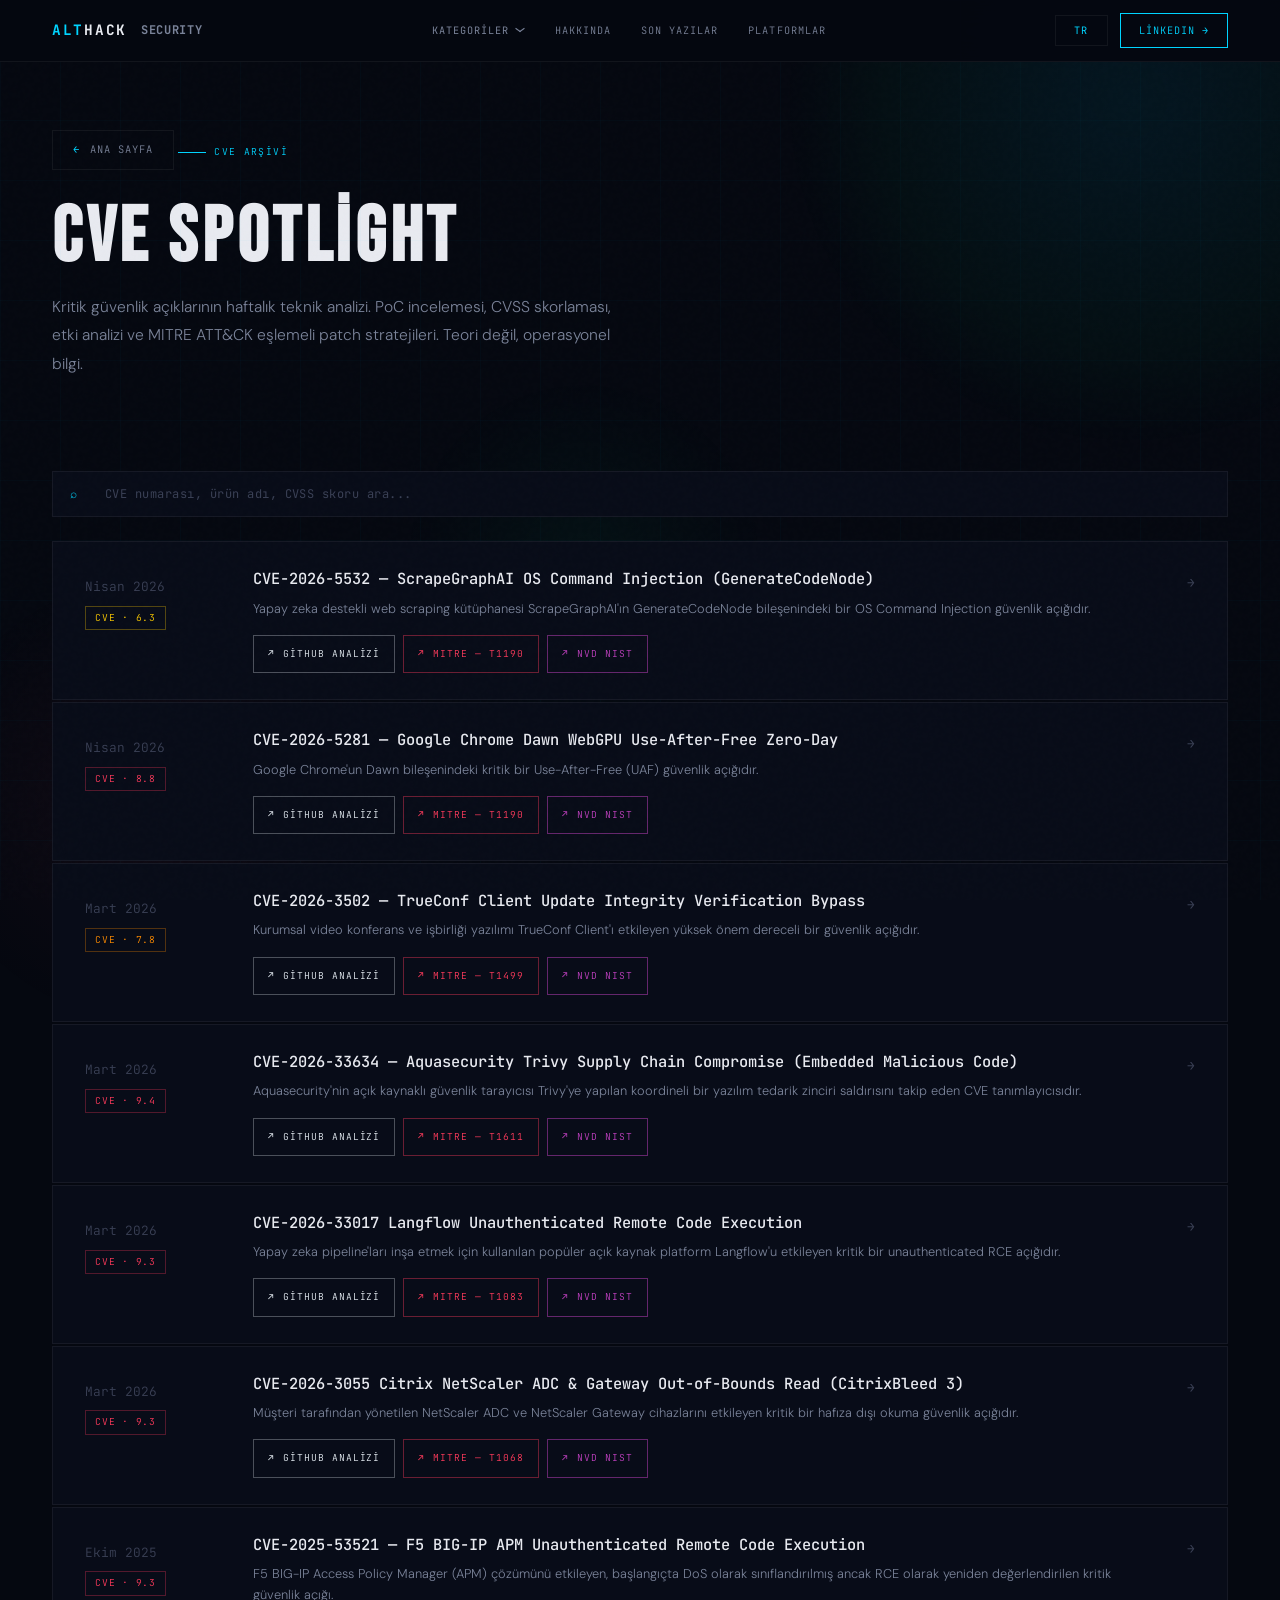
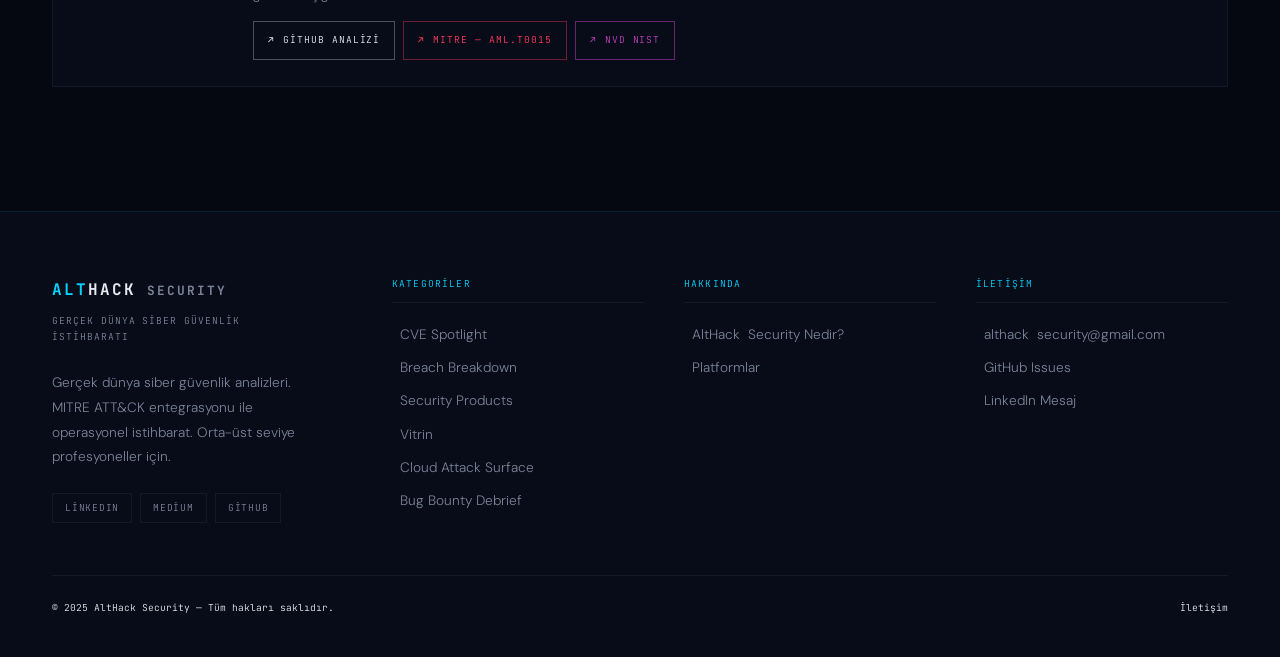
<file: cve.html>
<!DOCTYPE html>
<html lang="tr">
<head>
  <meta charset="UTF-8">
  <meta name="viewport" content="width=device-width, initial-scale=1.0">
  <title>CVE Spotlight — AltHack Security</title>
  <meta name="description" content="Kritik güvenlik açıklarının haftalık teknik analizi. PoC incelemesi, CVSS skorlaması ve MITRE ATT&CK eşlemeli patch stratejileri.">
  <link rel="icon" type="image/jpeg" href="https://raw.githubusercontent.com/althacksec/althacksec.github.io/main/profile.jpg">
  <link rel="preconnect" href="https://fonts.googleapis.com">
  <link rel="preconnect" href="https://fonts.gstatic.com" crossorigin>
  <link href="https://fonts.googleapis.com/css2?family=JetBrains+Mono:wght@300;400;500;700&family=Bebas+Neue&family=DM+Sans:wght@300;400;500;600&display=swap" rel="stylesheet">
  <link rel="stylesheet" href="css/style.css">
</head>
<body>
<div class="glow" id="glowOrb"></div>
<div class="glow2"></div>
<div class="glow3"></div>

<nav id="mainNav">
  <a href="index.html" class="nav-logo notranslate"><span class="alt">ALT</span>HACK<span class="sec">&nbsp;SECURITY</span></a>
  
  <ul class="nav-links">
    <li class="nd" id="dCat">
      <button class="nd-btn" onclick="toggleDD('dCat')">Kategoriler <span class="chev"></span></button>
      <div class="dm">
        <a href="cve.html" class="di"><div class="di-tag">CVE Arşivi</div><div class="di-title">CVE Spotlight</div><div class="di-desc">Kritik güvenlik açıklarının haftalık teknik analizi</div></a>
        <a href="breach.html" class="di"><div class="di-tag">Vaka Analizleri</div><div class="di-title">Breach Breakdown</div><div class="di-desc">Gerçek saldırı vakalarının anatomisi</div></a>
        <a href="products.html" class="di"><div class="di-tag">Siber Güvenlik Ürünleri</div><div class="di-title">Security Products</div><div class="di-desc">Wazuh, SentinelOne ve diğer güvenlik ürünleri</div></a>
        <a href="cti.html" class="di"><div class="di-tag">Cyber Threat Intelligence</div><div class="di-title">CTI</div><div class="di-desc">Tehdit aktörleri, kampanya analizleri ve operasyonel istihbarat</div></a>
        <a href="cloud.html" class="di"><div class="di-tag">Cloud Security</div><div class="di-title">Cloud Attack Surface</div><div class="di-desc">AWS, Azure, GCP misconfiguration ve exploitation</div></a>
        <a href="aimodel.html" class="di"><div class="di-tag">AI Güvenliği</div><div class="di-title">AI Model</div><div class="di-desc">LLM güvenlik açıkları, prompt injection ve AI tehdit analizleri</div></a>
        <a href="malware.html" class="di"><div class="di-tag">Zararlı Yazılım Analizi</div><div class="di-title">Malware Analysis</div><div class="di-desc">Yeni ve mevcut malware'lerin teknik analizi ve çalışma prensipleri</div></a>
      </div>
    </li>
    <li><a href="about.html">Hakkında</a></li>
    <li><a href="index.html#latest">Son Yazılar</a></li>
    <li><a href="index.html#platforms">Platformlar</a></li>
  </ul>

  <div class="nav-right" style="display: flex; gap: 12px; align-items: center;">
    <div id="google_translate_element" style="display: none;"></div>
    
    <select id="langSelector" class="nav-cta notranslate" style="background: transparent; color: var(--cyan); border: 1px solid var(--bdim); cursor: pointer; appearance: none; text-align: center; padding-right: 18px;">
      <option value="tr" style="color: #000;">TR</option>
      <option value="en" style="color: #000;">EN</option>
    </select>

    <a href="https://linkedin.com/company/althack" target="_blank" rel="noopener noreferrer" class="nav-cta">LinkedIn →</a>
  </div>
</nav>

<div class="cat-page-hero">
  <a href="index.html" class="back-btn">Ana Sayfa</a>
  <div class="cat-badge">CVE Arşivi</div>
  <h1 class="cat-page-title">CVE Spotlight</h1>
  <p class="cat-page-desc">Kritik güvenlik açıklarının haftalık teknik analizi. PoC incelemesi, CVSS skorlaması, etki analizi ve MITRE ATT&CK eşlemeli patch stratejileri. Teori değil, operasyonel bilgi.</p>
</div>

<div class="cat-page-content">
  <div class="search-wrap">
    <span class="search-icon">⌕</span>
    <input class="search-input" type="text" placeholder="CVE numarası, ürün adı, CVSS skoru ara..." oninput="filterPosts('cve',this.value)" id="search-cve">
    <button class="search-clear" id="clear-cve" onclick="clearSearch('cve')">✕</button>
  </div>
  <div class="search-count" id="count-cve"></div>
  <div class="no-results" id="no-cve">Arama sonucu bulunamadı.</div>

  <div class="cat-posts rv" id="posts-cve">

    <div class="cat-post-item" data-search="cve 2026 5532 ScrapeGraphAI os command injection generatecodenode">
      <div class="cpi-meta"><span class="cpi-arrow">Nisan 2026</span><span class="cpi-badge yellow">CVE · 6.3</span></div>
      <div class="cpi-content">
        <div class="cpi-title">CVE-2026-5532 — ScrapeGraphAI OS Command Injection (GenerateCodeNode)</div>
        <div class="cpi-sub">Yapay zeka destekli web scraping kütüphanesi ScrapeGraphAI'ın GenerateCodeNode bileşenindeki bir OS Command Injection güvenlik açığıdır.</div>
        <div class="intel-btns">
          <a href="https://github.com/althacksec/CVE_Spotlight/blob/main/CVE-2026-5532.md" target="_blank" rel="noopener noreferrer" class="intel-btn github">Github Analizi</a>
          <a href="https://attack.mitre.org/techniques/T1190/" target="_blank" rel="noopener noreferrer" class="intel-btn mitre">MITRE — T1190</a>
          <a href="https://nvd.nist.gov/vuln/detail/CVE-2026-5532" target="_blank" rel="noopener noreferrer" class="intel-btn nist">NVD NIST</a>
        </div>
      </div>
      <span class="cpi-arrow">→</span>
    </div>

    <div class="cat-post-item" data-search="cve 2026 5281 google chrome dawn webgpu use after free zero-day">
      <div class="cpi-meta"><span class="cpi-arrow">Nisan 2026</span><span class="cpi-badge red">CVE · 8.8</span></div>
      <div class="cpi-content">
        <div class="cpi-title">CVE-2026-5281 — Google Chrome Dawn WebGPU Use-After-Free Zero-Day</div>
        <div class="cpi-sub">Google Chrome'un Dawn bileşenindeki kritik bir Use-After-Free (UAF) güvenlik açığıdır.</div>
        <div class="intel-btns">
          <a href="https://github.com/althacksec/CVE_Spotlight/blob/main/CVE-2026-5281.md" target="_blank" rel="noopener noreferrer" class="intel-btn github">Github Analizi</a>
          <a href="https://attack.mitre.org/techniques/T1190/" target="_blank" rel="noopener noreferrer" class="intel-btn mitre">MITRE — T1190</a>
          <a href="https://nvd.nist.gov/vuln/detail/CVE-2026-5281" target="_blank" rel="noopener noreferrer" class="intel-btn nist">NVD NIST</a>
        </div>
      </div>
      <span class="cpi-arrow">→</span>
    </div>

    <div class="cat-post-item" data-search="cve 2026 3502 trueconf client update integrity verification bypass">
      <div class="cpi-meta"><span class="cpi-arrow">Mart 2026</span><span class="cpi-badge orange">CVE · 7.8</span></div>
      <div class="cpi-content">
        <div class="cpi-title">CVE-2026-3502 — TrueConf Client Update Integrity Verification Bypass</div>
        <div class="cpi-sub">Kurumsal video konferans ve işbirliği yazılımı TrueConf Client'ı etkileyen yüksek önem dereceli bir güvenlik açığıdır.</div>
        <div class="intel-btns">
          <a href="https://github.com/althacksec/CVE_Spotlight/blob/main/CVE-2026-3502.md" target="_blank" rel="noopener noreferrer" class="intel-btn github">Github Analizi</a>
          <a href="https://attack.mitre.org/techniques/T1499/" target="_blank" rel="noopener noreferrer" class="intel-btn mitre">MITRE — T1499</a>
          <a href="https://nvd.nist.gov/vuln/detail/CVE-2026-3502" target="_blank" rel="noopener noreferrer" class="intel-btn nist">NVD NIST</a>
        </div>
      </div>
      <span class="cpi-arrow">→</span>
    </div>

    <div class="cat-post-item" data-search="cve 2026 33634 aquasecurity trivy supply chain compromise embedded malicious code">
      <div class="cpi-meta"><span class="cpi-arrow">Mart 2026</span><span class="cpi-badge red">CVE · 9.4</span></div>
      <div class="cpi-content">
        <div class="cpi-title">CVE-2026-33634 — Aquasecurity Trivy Supply Chain Compromise (Embedded Malicious Code)</div>
        <div class="cpi-sub">Aquasecurity'nin açık kaynaklı güvenlik tarayıcısı Trivy'ye yapılan koordineli bir yazılım tedarik zinciri saldırısını takip eden CVE tanımlayıcısıdır.</div>
        <div class="intel-btns">
          <a href="https://github.com/althacksec/CVE_Spotlight/blob/main/CVE-2026-33634.md" target="_blank" rel="noopener noreferrer" class="intel-btn github">Github Analizi</a>
          <a href="https://attack.mitre.org/techniques/T1611/" target="_blank" rel="noopener noreferrer" class="intel-btn mitre">MITRE — T1611</a>
          <a href="https://nvd.nist.gov/vuln/detail/CVE-2026-33634" target="_blank" rel="noopener noreferrer" class="intel-btn nist">NVD NIST</a>
        </div>
      </div>
      <span class="cpi-arrow">→</span>
    </div>

    <div class="cat-post-item" data-search="cve 2026 33017 langflow unauthenticated remote code execution">
      <div class="cpi-meta"><span class="cpi-arrow">Mart 2026</span><span class="cpi-badge red">CVE · 9.3</span></div>
      <div class="cpi-content">
        <div class="cpi-title">CVE-2026-33017 Langflow Unauthenticated Remote Code Execution</div>
        <div class="cpi-sub">Yapay zeka pipeline'ları inşa etmek için kullanılan popüler açık kaynak platform Langflow'u etkileyen kritik bir unauthenticated RCE açığıdır.</div>
        <div class="intel-btns">
          <a href="https://github.com/althacksec/CVE_Spotlight/blob/main/CVE-2026-33017.md" target="_blank" rel="noopener noreferrer" class="intel-btn github">Github Analizi</a>
          <a href="https://attack.mitre.org/techniques/T1083/" target="_blank" rel="noopener noreferrer" class="intel-btn mitre">MITRE — T1083</a>
          <a href="https://nvd.nist.gov/vuln/detail/CVE-2026-33017" target="_blank" rel="noopener noreferrer" class="intel-btn nist">NVD NIST</a>
        </div>
      </div>
      <span class="cpi-arrow">→</span>
    </div>

    <div class="cat-post-item" data-search="citrix netscaler adc gateway out of bounds read citrixbleed">
      <div class="cpi-meta"><span class="cpi-arrow">Mart 2026</span><span class="cpi-badge red">CVE · 9.3</span></div>
      <div class="cpi-content">
        <div class="cpi-title">CVE-2026-3055 Citrix NetScaler ADC & Gateway Out-of-Bounds Read (CitrixBleed 3)</div>
        <div class="cpi-sub">Müşteri tarafından yönetilen NetScaler ADC ve NetScaler Gateway cihazlarını etkileyen kritik bir hafıza dışı okuma güvenlik açığıdır.</div>
        <div class="intel-btns">
          <a href="https://github.com/althacksec/CVE_Spotlight/blob/main/CVE-2026-3055.md" target="_blank" rel="noopener noreferrer" class="intel-btn github">Github Analizi</a>
          <a href="https://attack.mitre.org/techniques/T1068/" target="_blank" rel="noopener noreferrer" class="intel-btn mitre">MITRE — T1068</a>
          <a href="https://nvd.nist.gov/vuln/detail/CVE-2026-3055" target="_blank" rel="noopener noreferrer" class="intel-btn nist">NVD NIST</a>
        </div>
      </div>
      <span class="cpi-arrow">→</span>
    </div>

    <div class="cat-post-item" data-search="cve 2025 53521 f5 big ip apm unauthenticated remote code execution">
      <div class="cpi-meta"><span class="cpi-arrow">Ekim 2025</span><span class="cpi-badge red">CVE · 9.3</span></div>
      <div class="cpi-content">
        <div class="cpi-title">CVE-2025-53521 — F5 BIG-IP APM Unauthenticated Remote Code Execution</div>
        <div class="cpi-sub">F5 BIG-IP Access Policy Manager (APM) çözümünü etkileyen, başlangıçta DoS olarak sınıflandırılmış ancak RCE olarak yeniden değerlendirilen kritik güvenlik açığı.</div>
        <div class="intel-btns">
          <a href="https://github.com/althacksec/CVE_Spotlight/blob/main/CVE-2025-53521.md" target="_blank" rel="noopener noreferrer" class="intel-btn github">Github Analizi</a>
          <a href="https://atlas.mitre.org/techniques/AML.T0015/" target="_blank" rel="noopener noreferrer" class="intel-btn mitre">MITRE — AML.T0015</a>
          <a href="https://nvd.nist.gov/vuln/detail/CVE-2025-53521" target="_blank" rel="noopener noreferrer" class="intel-btn nist">NVD NIST</a>
        </div>
      </div>
      <span class="cpi-arrow">→</span>
    </div>

  </div>
</div>

<footer>
  <div class="fi">
    <div class="fm">
      <div>
        <a href="index.html" class="flogo notranslate"><span class="alt">ALT</span>HACK <span class="sec">SECURITY</span></a>
        <div class="ftag">Gerçek Dünya Siber Güvenlik İstihbaratı</div>
        <p class="fdesc">Gerçek dünya siber güvenlik analizleri. MITRE ATT&CK entegrasyonu ile operasyonel istihbarat. Orta-üst seviye profesyoneller için.</p>
        <div class="fsl">
          <a href="https://linkedin.com/company/althack" target="_blank" rel="noopener noreferrer">LinkedIn</a>
          <a href="https://medium.com/@althacksec" target="_blank" rel="noopener noreferrer">Medium</a>
          <a href="https://github.com/althacksec" target="_blank" rel="noopener noreferrer">GitHub</a>
        </div>
      </div>
      <div class="fcols">
        <div class="fc">
          <div class="fct">Kategoriler</div>
          <ul>
            <li><a href="cve.html">CVE Spotlight</a></li>
            <li><a href="breach.html">Breach Breakdown</a></li>
            <li><a href="products.html">Security Products</a></li>
            <li><a href="vitrin.html">Vitrin</a></li>
            <li><a href="cloud.html">Cloud Attack Surface</a></li>
            <li><a href="bugbounty.html">Bug Bounty Debrief</a></li>
          </ul>
        </div>
        <div class="fc">
          <div class="fct">Hakkında</div>
          <ul>
            <li><a href="about.html">AltHack Security Nedir?</a></li>
            <li><a href="index.html#platforms">Platformlar</a></li>
          </ul>
        </div>
        <div class="fc">
          <div class="fct">İletişim</div>
          <ul>
            <li><a href="mailto:althacksecurity@gmail.com">althacksecurity@gmail.com</a></li>
            <li><a href="https://github.com/althacksec" target="_blank" rel="noopener noreferrer">GitHub Issues</a></li>
            <li><a href="https://linkedin.com/company/althack" target="_blank" rel="noopener noreferrer">LinkedIn Mesaj</a></li>
          </ul>
        </div>
      </div>
    </div>
    <div class="fb">
      <span class="fcopy">© 2025 AltHack Security — Tüm hakları saklıdır.</span>
      <div class="flegal"><a href="mailto:althacksecurity@gmail.com">İletişim</a></div>
    </div>
  </div>
</footer>

<script type="text/javascript">
  function googleTranslateElementInit() {
    new google.translate.TranslateElement({pageLanguage: 'tr', includedLanguages: 'en,tr', autoDisplay: false}, 'google_translate_element');
  }
</script>
<script type="text/javascript" src="https://translate.google.com/translate_a/element.js?cb=googleTranslateElementInit"></script>
<script src="script/script.js"></script>
</body>
</html>
</file>
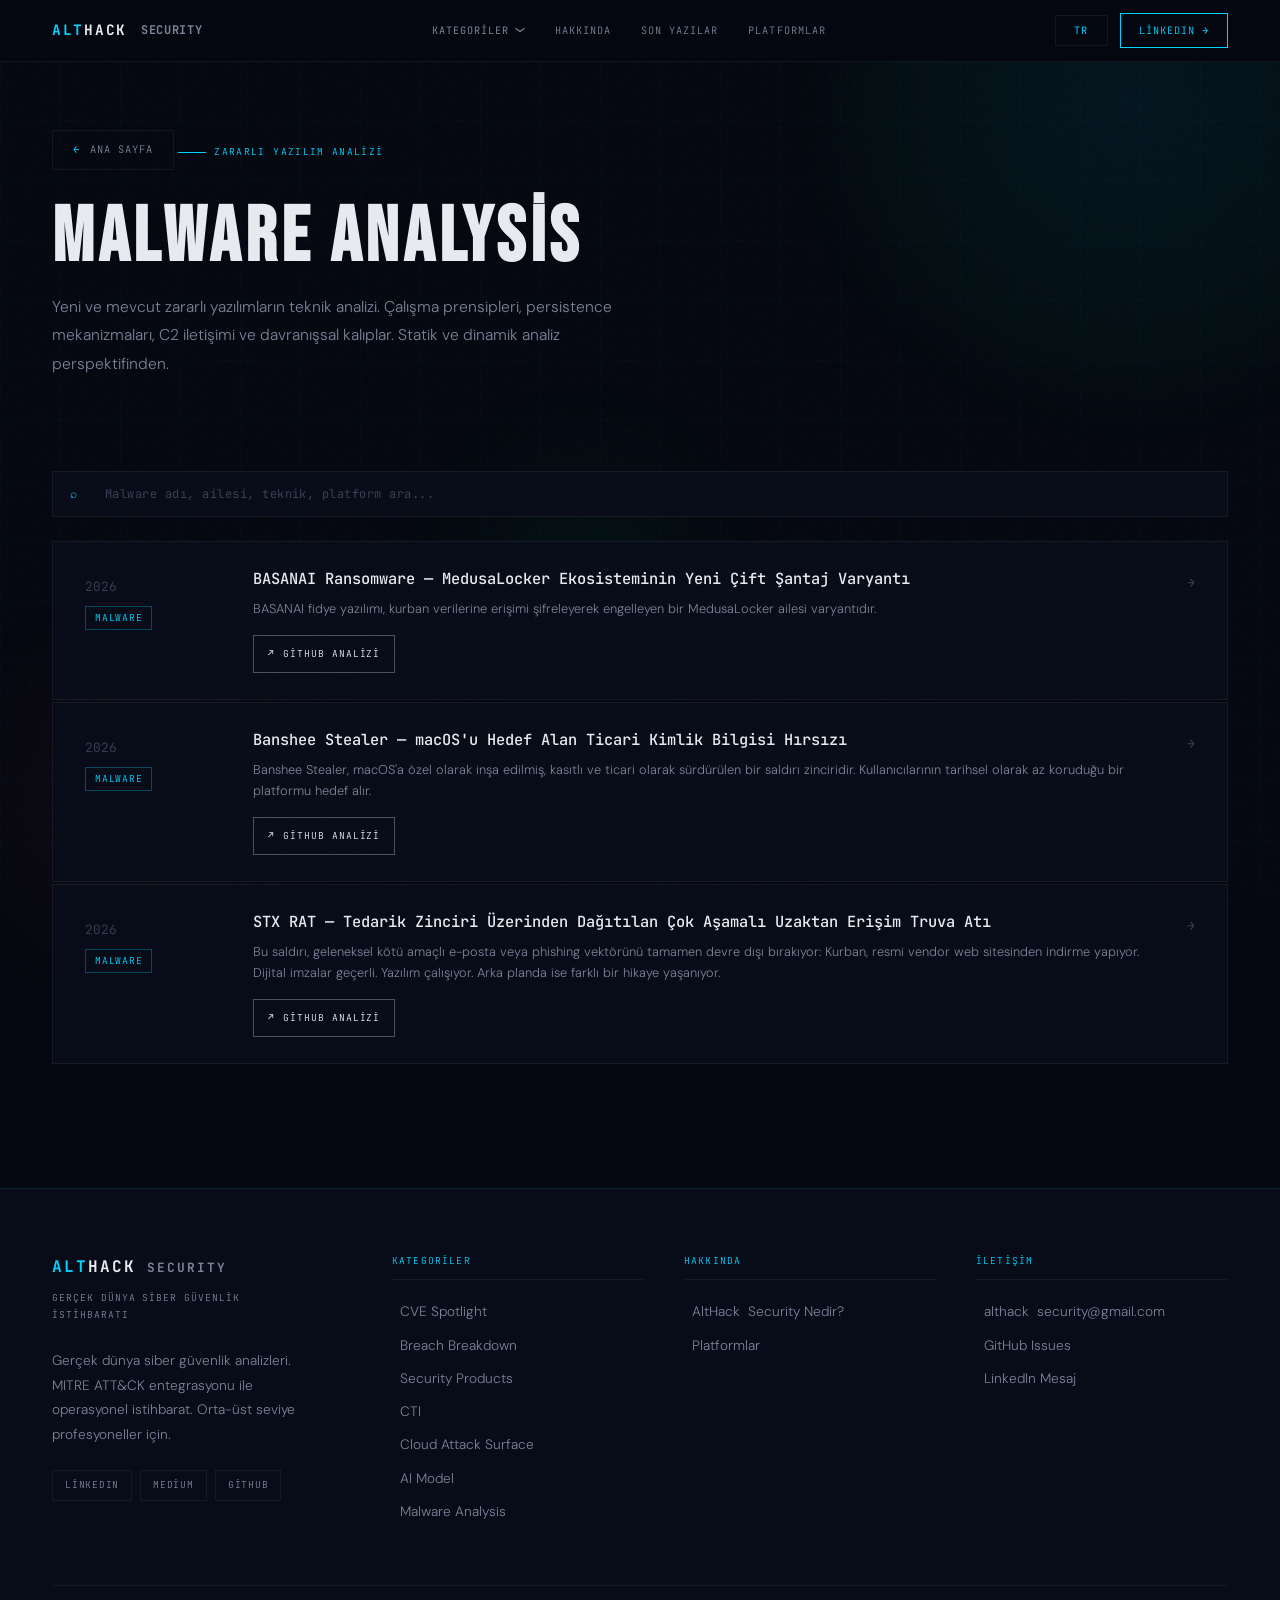
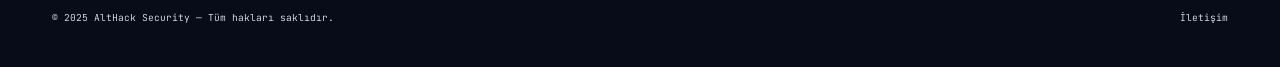
<file: malware.html>
<!DOCTYPE html>
<html lang="tr">
<head>
  <meta charset="UTF-8">
  <meta name="viewport" content="width=device-width, initial-scale=1.0">
  <title>Malware Analysis — AltHack Security</title>
  <meta name="description" content="Yeni ve mevcut zararlı yazılımların teknik analizi. Çalışma prensipleri, persistence mekanizmaları ve davranışsal kalıplar.">
  <link rel="icon" type="image/jpeg" href="https://raw.githubusercontent.com/althacksec/althacksec.github.io/main/profile.jpg">
  <link rel="preconnect" href="https://fonts.googleapis.com">
  <link rel="preconnect" href="https://fonts.gstatic.com" crossorigin>
  <link href="https://fonts.googleapis.com/css2?family=JetBrains+Mono:wght@300;400;500;700&family=Bebas+Neue&family=DM+Sans:wght@300;400;500;600&display=swap" rel="stylesheet">
  <link rel="stylesheet" href="css/style.css">
</head>
<body>
<div class="glow" id="glowOrb"></div><div class="glow2"></div><div class="glow3"></div>

<nav id="mainNav">
  <a href="index.html" class="nav-logo notranslate"><span class="alt">ALT</span>HACK<span class="sec">&nbsp;SECURITY</span></a>
  
  <ul class="nav-links">
    <li class="nd" id="dCat">
      <button class="nd-btn" onclick="toggleDD('dCat')">Kategoriler <span class="chev"></span></button>
      <div class="dm">
        <a href="cve.html" class="di"><div class="di-tag">CVE Arşivi</div><div class="di-title">CVE Spotlight</div><div class="di-desc">Kritik güvenlik açıklarının haftalık teknik analizi</div></a>
        <a href="breach.html" class="di"><div class="di-tag">Vaka Analizleri</div><div class="di-title">Breach Breakdown</div><div class="di-desc">Gerçek saldırı vakalarının anatomisi</div></a>
        <a href="products.html" class="di"><div class="di-tag">Siber Güvenlik Ürünleri</div><div class="di-title">Security Products</div><div class="di-desc">Wazuh, SentinelOne ve diğer güvenlik ürünleri</div></a>
        <a href="cti.html" class="di"><div class="di-tag">Cyber Threat Intelligence</div><div class="di-title">CTI</div><div class="di-desc">Tehdit aktörleri, kampanya analizleri ve operasyonel istihbarat</div></a>
        <a href="cloud.html" class="di"><div class="di-tag">Cloud Security</div><div class="di-title">Cloud Attack Surface</div><div class="di-desc">AWS, Azure, GCP misconfiguration ve exploitation</div></a>
        <a href="aimodel.html" class="di"><div class="di-tag">AI Güvenliği</div><div class="di-title">AI Model</div><div class="di-desc">LLM güvenlik açıkları, prompt injection ve AI tehdit analizleri</div></a>
        <a href="malware.html" class="di"><div class="di-tag">Zararlı Yazılım Analizi</div><div class="di-title">Malware Analysis</div><div class="di-desc">Yeni ve mevcut malware'lerin teknik analizi ve çalışma prensipleri</div></a>
      </div>
    </li>
    <li><a href="about.html">Hakkında</a></li>
    <li><a href="index.html#latest">Son Yazılar</a></li>
    <li><a href="index.html#platforms">Platformlar</a></li>
  </ul>

  <div class="nav-right" style="display: flex; gap: 12px; align-items: center;">
    <div id="google_translate_element" style="display: none;"></div>
    
    <select id="langSelector" class="nav-cta notranslate" style="background: transparent; color: var(--cyan); border: 1px solid var(--bdim); cursor: pointer; appearance: none; text-align: center; padding-right: 18px;">
      <option value="tr" style="color: #000;">TR</option>
      <option value="en" style="color: #000;">EN</option>
    </select>

    <a href="https://linkedin.com/company/althack" target="_blank" rel="noopener noreferrer" class="nav-cta">LinkedIn →</a>
  </div>
</nav>

<div class="cat-page-hero">
  <a href="index.html" class="back-btn">Ana Sayfa</a>
  <div class="cat-badge">Zararlı Yazılım Analizi</div>
  <h1 class="cat-page-title">Malware Analysis</h1>
  <p class="cat-page-desc">Yeni ve mevcut zararlı yazılımların teknik analizi. Çalışma prensipleri, persistence mekanizmaları, C2 iletişimi ve davranışsal kalıplar. Statik ve dinamik analiz perspektifinden.</p>
</div>

<div class="cat-page-content">
  <div class="search-wrap">
    <span class="search-icon">⌕</span>
    <input class="search-input" type="text" placeholder="Malware adı, ailesi, teknik, platform ara..." oninput="filterPosts('malware',this.value)" id="search-malware">
    <button class="search-clear" id="clear-malware" onclick="clearSearch('malware')">✕</button>
  </div>
  <div class="search-count" id="count-malware"></div>
  <div class="no-results" id="no-malware">Arama sonucu bulunamadı.</div>

  <div class="cat-posts rv" id="posts-malware">

    <div class="cat-post-item" data-search="basanai ransomware medusalocker ekosisteminin yeni çift santaj varyantı fidye yazıllımı kurban verilerine erişimi şifreleyerek engelleyen bir ailesi">
      <div class="cpi-meta"><span class="cpi-arrow">2026</span><span class="cpi-badge cyan">Malware</span></div>
      <div class="cpi-content">
        <div class="cpi-title">BASANAI Ransomware — MedusaLocker Ekosisteminin Yeni Çift Şantaj Varyantı</div>
        <div class="cpi-sub">BASANAI fidye yazılımı, kurban verilerine erişimi şifreleyerek engelleyen bir MedusaLocker ailesi varyantıdır.</div>
        <div class="intel-btns">
          <a href="https://github.com/althacksec/Malware-Analysis/blob/main/BASANAI-Ransomware.md" target="_blank" rel="noopener noreferrer" class="intel-btn github">GitHub Analizi</a>
        </div>
      </div>
      <span class="cpi-arrow">→</span>
    </div>

    <div class="cat-post-item" data-search="banshee stealer macos hedef alan ticari kimlik bilgisi hırsızı özel olarak inşa edilmiş kısıtlı ve ticari olarak saldırı zinciri kullancıların tarihsel olarak az korunduğu bir platformu hedef alır">
      <div class="cpi-meta"><span class="cpi-arrow">2026</span><span class="cpi-badge cyan">Malware</span></div>
      <div class="cpi-content">
        <div class="cpi-title">Banshee Stealer — macOS'u Hedef Alan Ticari Kimlik Bilgisi Hırsızı</div>
        <div class="cpi-sub">Banshee Stealer, macOS'a özel olarak inşa edilmiş, kasıtlı ve ticari olarak sürdürülen bir saldırı zinciridir. Kullanıcılarının tarihsel olarak az koruduğu bir platformu hedef alır.</div>
        <div class="intel-btns">
          <a href="https://github.com/althacksec/Malware-Analysis/blob/main/Banshee-Stealer.md" target="_blank" rel="noopener noreferrer" class="intel-btn github">GitHub Analizi</a>
        </div>
      </div>
      <span class="cpi-arrow">→</span>
    </div>

    <div class="cat-post-item" data-search="stx rat tedarik zinciri üzerinden dağıtılan çok aşamalı uzaktan  erişim truva atı geleneksel kötü amaçlı e-posta vektörü dijital imzalar kurban resmi vendor web sitesinden indirme yapıyor arka planda ">
      <div class="cpi-meta"><span class="cpi-arrow">2026</span><span class="cpi-badge cyan">Malware</span></div>
      <div class="cpi-content">
        <div class="cpi-title">STX RAT — Tedarik Zinciri Üzerinden Dağıtılan Çok Aşamalı Uzaktan Erişim Truva Atı</div>
        <div class="cpi-sub">Bu saldırı, geleneksel kötü amaçlı e-posta veya phishing vektörünü tamamen devre dışı bırakıyor: Kurban, resmi vendor web sitesinden indirme yapıyor. Dijital imzalar geçerli. Yazılım çalışıyor. Arka planda ise farklı bir hikaye yaşanıyor.</div>
        <div class="intel-btns">
          <a href="https://github.com/althacksec/Malware-Analysis/blob/main/STX-RAT.md" target="_blank" rel="noopener noreferrer" class="intel-btn github">GitHub Analizi</a>
        </div>
      </div>
      <span class="cpi-arrow">→</span>
    </div>

  </div>
</div>

<footer>
  <div class="fi">
    <div class="fm">
      <div>
        <a href="index.html" class="flogo notranslate"><span class="alt">ALT</span>HACK <span class="sec">SECURITY</span></a>
        <div class="ftag">Gerçek Dünya Siber Güvenlik İstihbaratı</div>
        <p class="fdesc">Gerçek dünya siber güvenlik analizleri. MITRE ATT&CK entegrasyonu ile operasyonel istihbarat. Orta-üst seviye profesyoneller için.</p>
        <div class="fsl">
          <a href="https://linkedin.com/company/althack" target="_blank" rel="noopener noreferrer">LinkedIn</a>
          <a href="https://medium.com/@althacksec" target="_blank" rel="noopener noreferrer">Medium</a>
          <a href="https://github.com/althacksec" target="_blank" rel="noopener noreferrer">GitHub</a>
        </div>
      </div>
      <div class="fcols">
        <div class="fc"><div class="fct">Kategoriler</div><ul><li><a href="cve.html">CVE Spotlight</a></li><li><a href="breach.html">Breach Breakdown</a></li><li><a href="products.html">Security Products</a></li><li><a href="cti.html">CTI</a></li><li><a href="cloud.html">Cloud Attack Surface</a></li><li><a href="aimodel.html">AI Model</a></li><li><a href="malware.html">Malware Analysis</a></li></ul></div>
        <div class="fc"><div class="fct">Hakkında</div><ul><li><a href="about.html">AltHack Security Nedir?</a></li><li><a href="index.html#platforms">Platformlar</a></li></ul></div>
        <div class="fc"><div class="fct">İletişim</div><ul><li><a href="mailto:althacksecurity@gmail.com">althacksecurity@gmail.com</a></li><li><a href="https://github.com/althacksec" target="_blank" rel="noopener noreferrer">GitHub Issues</a></li><li><a href="https://linkedin.com/company/althack" target="_blank" rel="noopener noreferrer">LinkedIn Mesaj</a></li></ul></div>
      </div>
    </div>
    <div class="fb"><span class="fcopy">© 2025 <span class="notranslate">AltHack</span> Security — Tüm hakları saklıdır.</span><div class="flegal"><a href="mailto:althacksecurity@gmail.com">İletişim</a></div></div>
  </div>
</footer>

<script type="text/javascript">
  function googleTranslateElementInit() {
    new google.translate.TranslateElement({pageLanguage: 'tr', includedLanguages: 'en,tr', autoDisplay: false}, 'google_translate_element');
  }
</script>
<script type="text/javascript" src="https://translate.google.com/translate_a/element.js?cb=googleTranslateElementInit"></script>
<script src="script/script.js"></script>
</body>
</html>
</file>
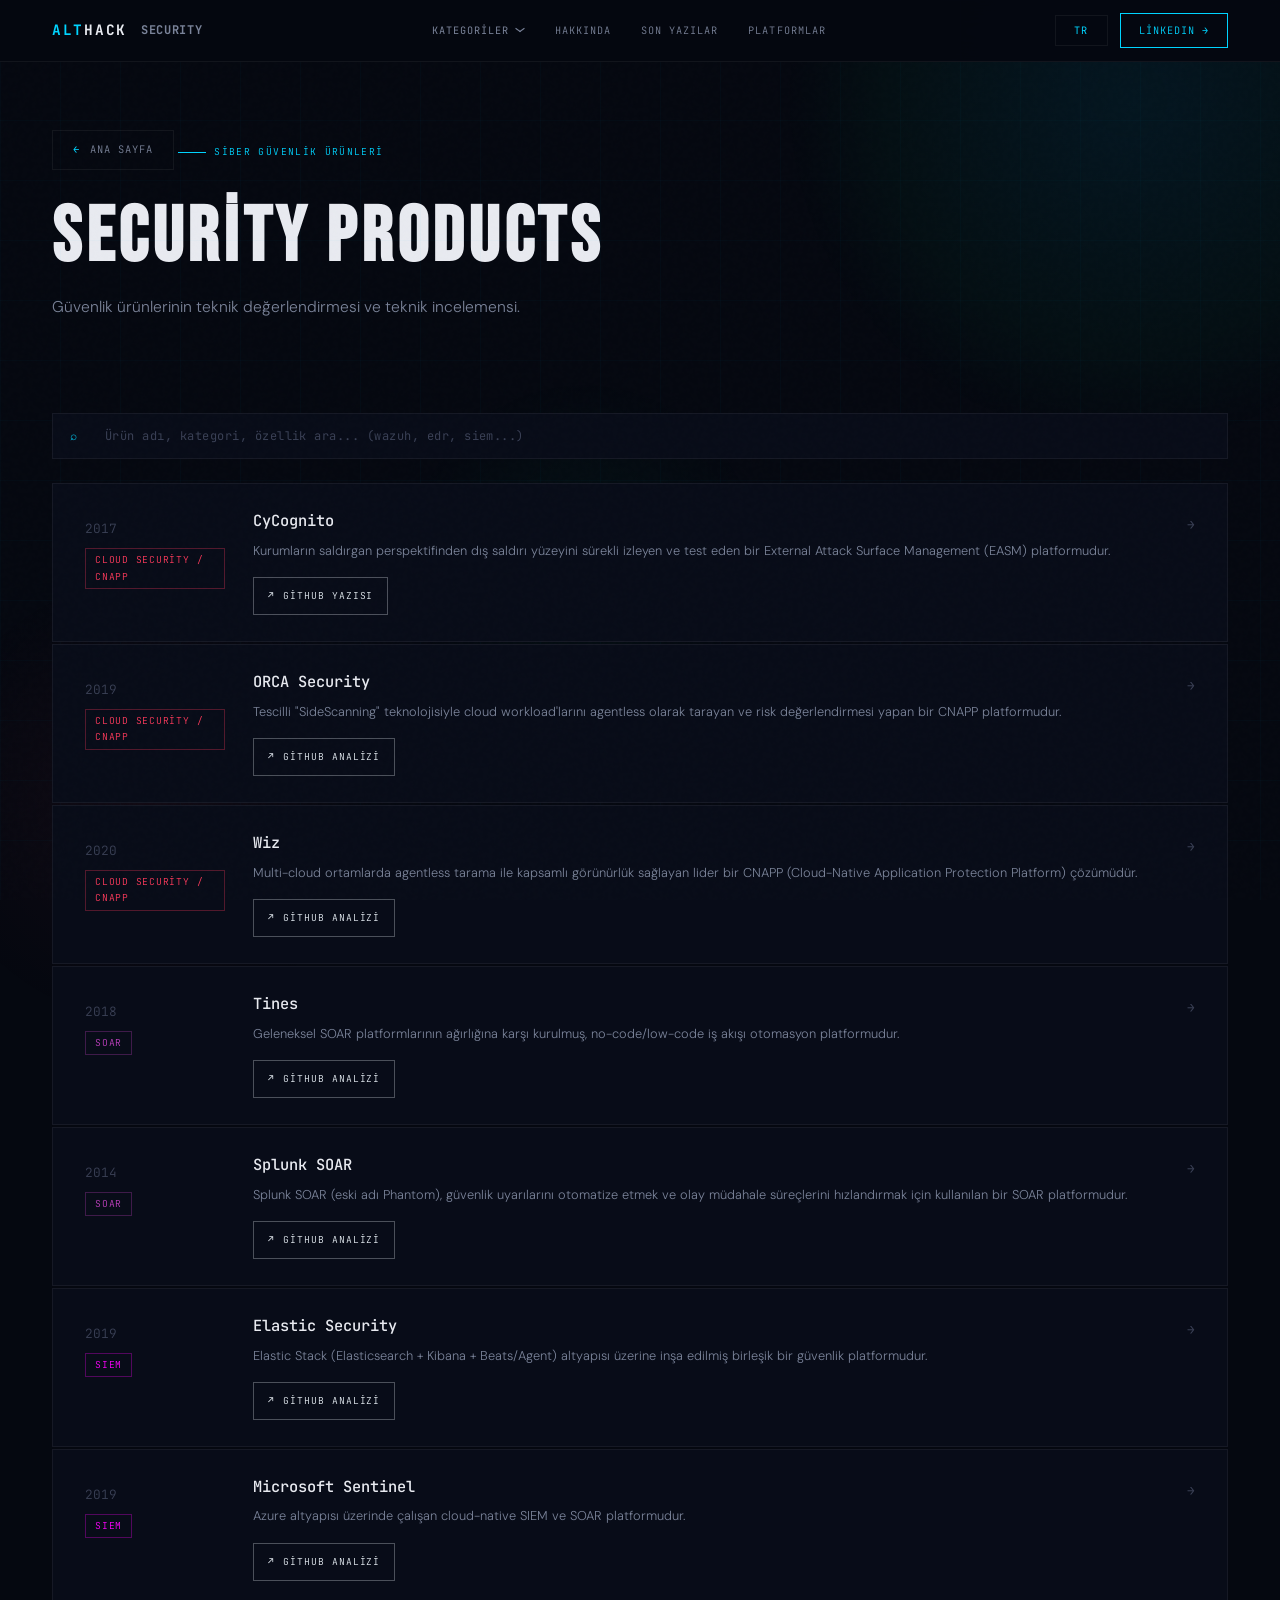
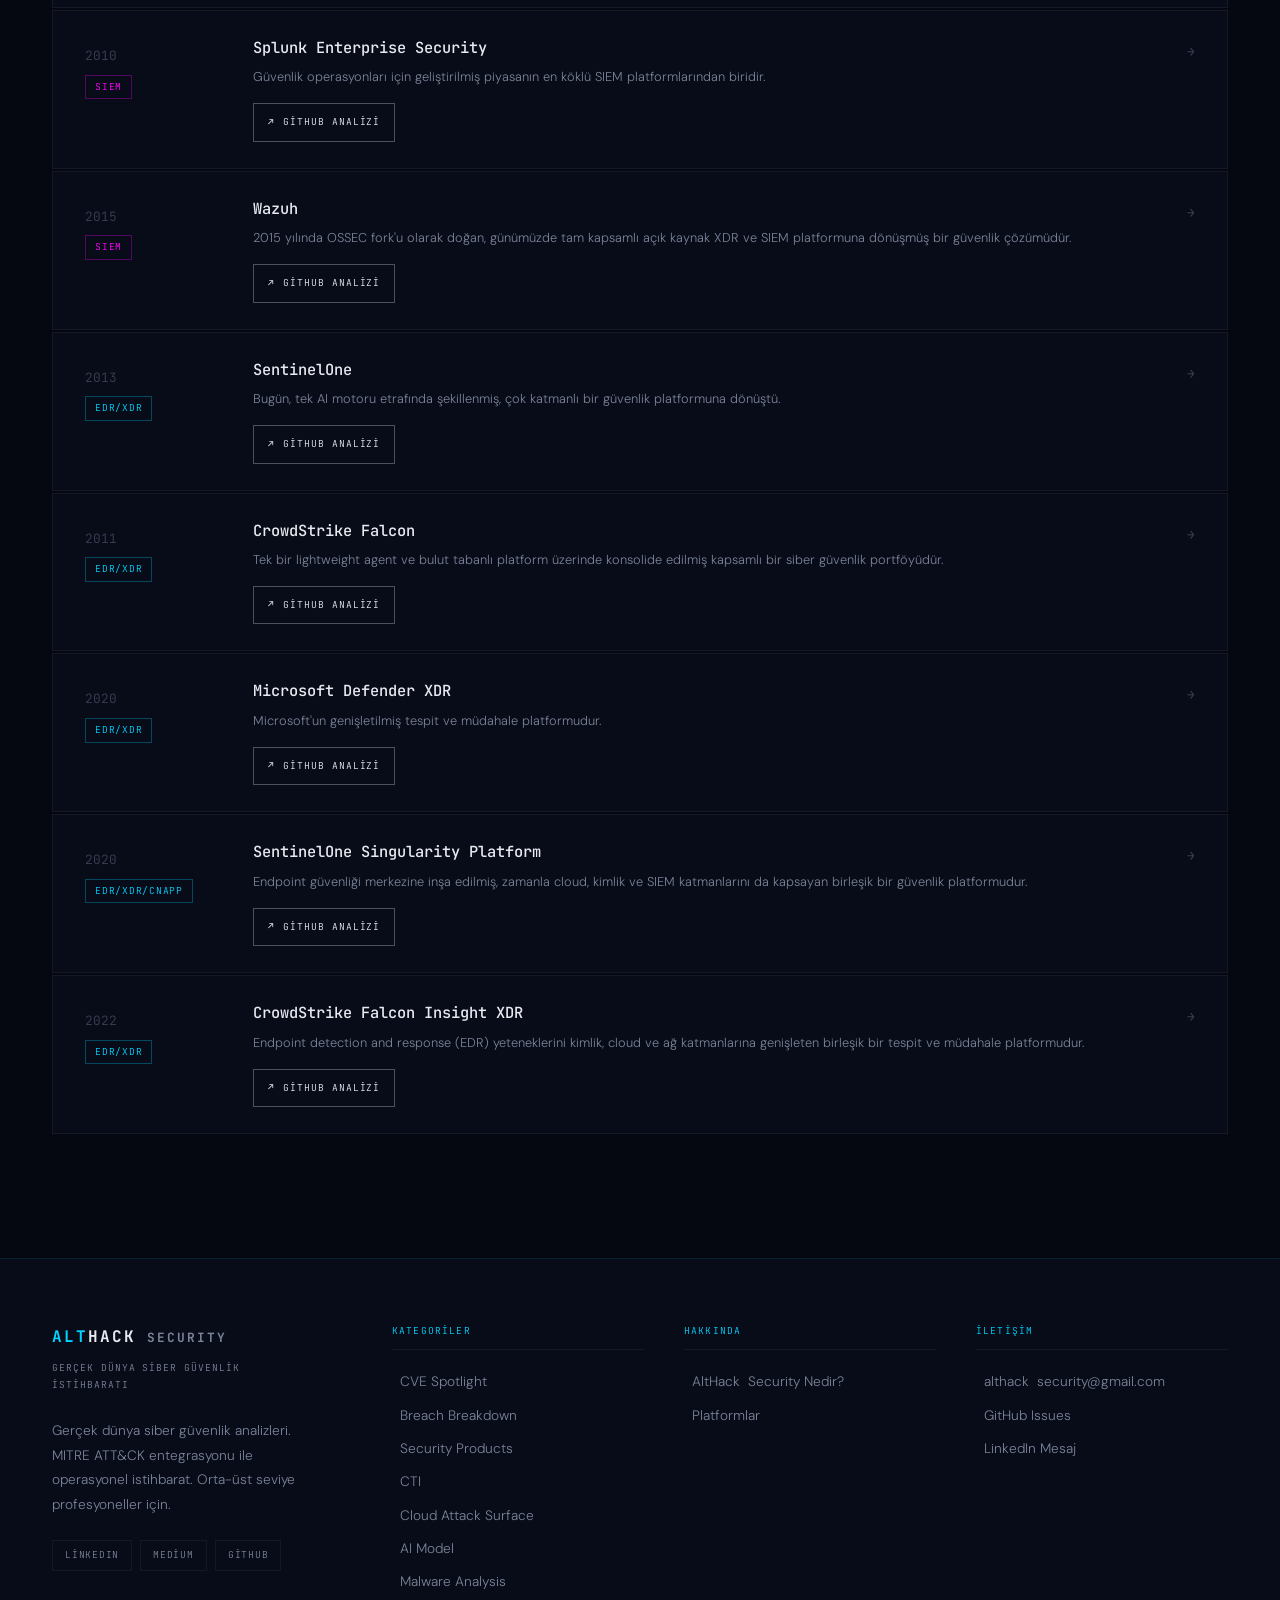
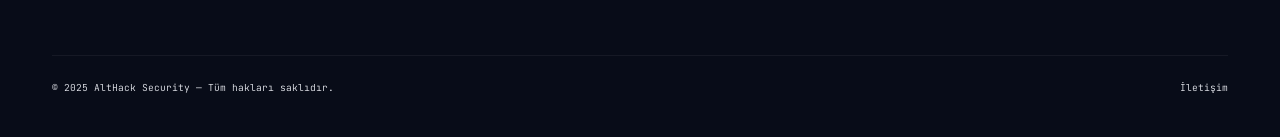
<file: products.html>
<!DOCTYPE html>
<html lang="tr">
<head>
  <meta charset="UTF-8">
  <meta name="viewport" content="width=device-width, initial-scale=1.0">
  <title>Security Products — AltHack Security</title>
  <meta name="description" content="Wazuh, SentinelOne ve benzeri güvenlik ürünlerinin teknik değerlendirmesi.">
  <link rel="icon" type="image/jpeg" href="https://raw.githubusercontent.com/althacksec/althacksec.github.io/main/profile.jpg">
  <link rel="preconnect" href="https://fonts.googleapis.com">
  <link rel="preconnect" href="https://fonts.gstatic.com" crossorigin>
  <link href="https://fonts.googleapis.com/css2?family=JetBrains+Mono:wght@300;400;500;700&family=Bebas+Neue&family=DM+Sans:wght@300;400;500;600&display=swap" rel="stylesheet">
  <link rel="stylesheet" href="css/style.css">
</head>
<body>
<div class="glow" id="glowOrb"></div><div class="glow2"></div><div class="glow3"></div>

<nav id="mainNav">
  <a href="index.html" class="nav-logo notranslate"><span class="alt">ALT</span>HACK<span class="sec">&nbsp;SECURITY</span></a>
  
  <ul class="nav-links">
    <li class="nd" id="dCat">
      <button class="nd-btn" onclick="toggleDD('dCat')">Kategoriler <span class="chev"></span></button>
      <div class="dm">
        <a href="cve.html" class="di"><div class="di-tag">CVE Arşivi</div><div class="di-title">CVE Spotlight</div><div class="di-desc">Kritik güvenlik açıklarının haftalık teknik analizi</div></a>
        <a href="breach.html" class="di"><div class="di-tag">Vaka Analizleri</div><div class="di-title">Breach Breakdown</div><div class="di-desc">Gerçek saldırı vakalarının anatomisi</div></a>
        <a href="products.html" class="di"><div class="di-tag">Siber Güvenlik Ürünleri</div><div class="di-title">Security Products</div><div class="di-desc">Wazuh, SentinelOne ve diğer güvenlik ürünleri</div></a>
        <a href="cti.html" class="di"><div class="di-tag">Cyber Threat Intelligence</div><div class="di-title">CTI</div><div class="di-desc">Tehdit aktörleri, kampanya analizleri ve operasyonel istihbarat</div></a>
        <a href="cloud.html" class="di"><div class="di-tag">Cloud Security</div><div class="di-title">Cloud Attack Surface</div><div class="di-desc">AWS, Azure, GCP misconfiguration ve exploitation</div></a>
        <a href="aimodel.html" class="di"><div class="di-tag">AI Güvenliği</div><div class="di-title">AI Model</div><div class="di-desc">LLM güvenlik açıkları, prompt injection ve AI tehdit analizleri</div></a>
        <a href="malware.html" class="di"><div class="di-tag">Zararlı Yazılım Analizi</div><div class="di-title">Malware Analysis</div><div class="di-desc">Yeni ve mevcut malware'lerin teknik analizi ve çalışma prensipleri</div></a>
      </div>
    </li>
    <li><a href="about.html">Hakkında</a></li>
    <li><a href="index.html#latest">Son Yazılar</a></li>
    <li><a href="index.html#platforms">Platformlar</a></li>
  </ul>

  <div class="nav-right" style="display: flex; gap: 12px; align-items: center;">
    <div id="google_translate_element" style="display: none;"></div>
    
    <select id="langSelector" class="nav-cta notranslate" style="background: transparent; color: var(--cyan); border: 1px solid var(--bdim); cursor: pointer; appearance: none; text-align: center; padding-right: 18px;">
      <option value="tr" style="color: #000;">TR</option>
      <option value="en" style="color: #000;">EN</option>
    </select>

    <a href="https://linkedin.com/company/althack" target="_blank" rel="noopener noreferrer" class="nav-cta">LinkedIn →</a>
  </div>
</nav>

<div class="cat-page-hero">
  <a href="index.html" class="back-btn">Ana Sayfa</a>
  <div class="cat-badge">Siber Güvenlik Ürünleri</div>
  <h1 class="cat-page-title">Security Products</h1>
  <p class="cat-page-desc">Güvenlik ürünlerinin teknik değerlendirmesi ve teknik incelemensi.</p>
</div>

<div class="cat-page-content">
  <div class="search-wrap">
    <span class="search-icon">⌕</span>
    <input class="search-input" type="text" placeholder="Ürün adı, kategori, özellik ara... (wazuh, edr, siem...)" oninput="filterPosts('products',this.value)" id="search-products">
    <button class="search-clear" id="clear-products" onclick="clearSearch('products')">✕</button>
  </div>
  <div class="search-count" id="count-products"></div>
  <div class="no-results" id="no-products">Arama sonucu bulunamadı.</div>

  <div class="cat-posts rv" id="posts-products">

    <div class="cat-post-item" data-search="cycognito external attack surface management easm platform cloud security bulut güvenliği">
      <div class="cpi-meta"><span class="cpi-arrow">2017</span><span class="cpi-badge red">Cloud Security / CNAPP</span></div>
      <div class="cpi-content">
        <div class="cpi-title">CyCognito</div>
        <div class="cpi-sub">Kurumların saldırgan perspektifinden dış saldırı yüzeyini sürekli izleyen ve test eden bir External Attack Surface Management (EASM) platformudur.</div>
        <div class="intel-btns"><a href="https://github.com/althacksec/Security_Products/blob/main/CyCognito.md" target="_blank" rel="noopener noreferrer" class="intel-btn github">Github Yazısı</a></div>
      </div>
      <span class="cpi-arrow">→</span>
    </div>

    <div class="cat-post-item" data-search="orca security sidescanning teknolojisi cloud workload agentless risk değerlendirmesi CNAPP bulut güvenliği">
      <div class="cpi-meta"><span class="cpi-arrow">2019</span><span class="cpi-badge red">Cloud Security / CNAPP</span></div>
      <div class="cpi-content">
        <div class="cpi-title">ORCA Security</div>
        <div class="cpi-sub">Tescilli "SideScanning" teknolojisiyle cloud workload'larını agentless olarak tarayan ve risk değerlendirmesi yapan bir CNAPP platformudur.</div>
        <div class="intel-btns"><a href="https://github.com/althacksec/Security_Products/blob/main/Orca-Security.md" target="_blank" rel="noopener noreferrer" class="intel-btn github">Github Analizi</a></div>
      </div>
      <span class="cpi-arrow">→</span>
    </div>

    <div class="cat-post-item" data-search="wiz multi-cloud agentless tarama cnapp cloud native application protection platform bulut güvenliği">
      <div class="cpi-meta"><span class="cpi-arrow">2020</span><span class="cpi-badge red">Cloud Security / CNAPP</span></div>
      <div class="cpi-content">
        <div class="cpi-title">Wiz</div>
        <div class="cpi-sub">Multi-cloud ortamlarda agentless tarama ile kapsamlı görünürlük sağlayan lider bir CNAPP (Cloud-Native Application Protection Platform) çözümüdür.</div>
        <div class="intel-btns"><a href="https://github.com/althacksec/Security_Products/blob/main/Wiz-CNAPP.md" target="_blank" rel="noopener noreferrer" class="intel-btn github">Github Analizi</a></div>
      </div>
      <span class="cpi-arrow">→</span>
    </div>

    <div class="cat-post-item" data-search="tines no-code low-code iş akışı otomasyon platform soar">
      <div class="cpi-meta"><span class="cpi-arrow">2018</span><span class="cpi-badge purple">SOAR</span></div>
      <div class="cpi-content">
        <div class="cpi-title">Tines</div>
        <div class="cpi-sub">Geleneksel SOAR platformlarının ağırlığına karşı kurulmuş, no-code/low-code iş akışı otomasyon platformudur.</div>
        <div class="intel-btns"><a href="https://github.com/althacksec/Security_Products/blob/main/Tines-SOAR.md" target="_blank" rel="noopener noreferrer" class="intel-btn github">Github Analizi</a></div>
      </div>
      <span class="cpi-arrow">→</span>
    </div>

    <div class="cat-post-item" data-search="splunk soar phantom güvenlik uyarı otomatize olay müdahale soar platform">
      <div class="cpi-meta"><span class="cpi-arrow">2014</span><span class="cpi-badge purple">SOAR</span></div>
      <div class="cpi-content">
        <div class="cpi-title">Splunk SOAR</div>
        <div class="cpi-sub">Splunk SOAR (eski adı Phantom), güvenlik uyarılarını otomatize etmek ve olay müdahale süreçlerini hızlandırmak için kullanılan bir SOAR platformudur.</div>
        <div class="intel-btns"><a href="https://github.com/althacksec/Security_Products/blob/main/Splunk-SOAR.md" target="_blank" rel="noopener noreferrer" class="intel-btn github">Github Analizi</a></div>
      </div>
      <span class="cpi-arrow">→</span>
    </div>

    <div class="cat-post-item" data-search="elastic security siem elasticsearch kibana beats agent güvenlik platform">
      <div class="cpi-meta"><span class="cpi-arrow">2019</span><span class="cpi-badge magenta">SIEM</span></div>
      <div class="cpi-content">
        <div class="cpi-title">Elastic Security</div>
        <div class="cpi-sub">Elastic Stack (Elasticsearch + Kibana + Beats/Agent) altyapısı üzerine inşa edilmiş birleşik bir güvenlik platformudur.</div>
        <div class="intel-btns"><a href="https://github.com/althacksec/Security_Products/blob/main/Elastic-Security.md" target="_blank" rel="noopener noreferrer" class="intel-btn github">Github Analizi</a></div>
      </div>
      <span class="cpi-arrow">→</span>
    </div>

    <div class="cat-post-item" data-search="microsoft sentinel azure cloud-native siem soar platform">
      <div class="cpi-meta"><span class="cpi-arrow">2019</span><span class="cpi-badge magenta">SIEM</span></div>
      <div class="cpi-content">
        <div class="cpi-title">Microsoft Sentinel</div>
        <div class="cpi-sub">Azure altyapısı üzerinde çalışan cloud-native SIEM ve SOAR platformudur.</div>
        <div class="intel-btns"><a href="https://github.com/althacksec/Security_Products/blob/main/Microsoft-Sentinel.md" target="_blank" rel="noopener noreferrer" class="intel-btn github">Github Analizi</a></div>
      </div>
      <span class="cpi-arrow">→</span>
    </div>

    <div class="cat-post-item" data-search="splunk enterprise security siem güvenlik operasyonları">
      <div class="cpi-meta"><span class="cpi-arrow">2010</span><span class="cpi-badge magenta">SIEM</span></div>
      <div class="cpi-content">
        <div class="cpi-title">Splunk Enterprise Security</div>
        <div class="cpi-sub">Güvenlik operasyonları için geliştirilmiş piyasanın en köklü SIEM platformlarından biridir.</div>
        <div class="intel-btns"><a href="https://github.com/althacksec/Security_Products/blob/main/Splunk-Enterprise-Security.md" target="_blank" rel="noopener noreferrer" class="intel-btn github">Github Analizi</a></div>
      </div>
      <span class="cpi-arrow">→</span>
    </div>

    <div class="cat-post-item" data-search="wazuh ossec fork açık kaynak xdr siem güvenlik">
      <div class="cpi-meta"><span class="cpi-arrow">2015</span><span class="cpi-badge magenta">SIEM</span></div>
      <div class="cpi-content">
        <div class="cpi-title">Wazuh</div>
        <div class="cpi-sub">2015 yılında OSSEC fork'u olarak doğan, günümüzde tam kapsamlı açık kaynak XDR ve SIEM platformuna dönüşmüş bir güvenlik çözümüdür.</div>
        <div class="intel-btns"><a href="https://github.com/althacksec/Security_Products/blob/main/Wazuh.md" target="_blank" rel="noopener noreferrer" class="intel-btn github">Github Analizi</a></div>
      </div>
      <span class="cpi-arrow">→</span>
    </div>

    <div class="cat-post-item" data-search="sentinelone ai motoru güvenlik platform edr xdr">
      <div class="cpi-meta"><span class="cpi-arrow">2013</span><span class="cpi-badge">EDR/XDR</span></div>
      <div class="cpi-content">
        <div class="cpi-title">SentinelOne</div>
        <div class="cpi-sub">Bugün, tek AI motoru etrafında şekillenmiş, çok katmanlı bir güvenlik platformuna dönüştü.</div>
        <div class="intel-btns"><a href="https://github.com/althacksec/Security_Products/blob/main/SentinelOne-Platform.md" target="_blank" rel="noopener noreferrer" class="intel-btn github">Github Analizi</a></div>
      </div>
      <span class="cpi-arrow">→</span>
    </div>

    <div class="cat-post-item" data-search="crowdstrike falcon lightweight agent bulut tabanlı edr xdr güvenlik">
      <div class="cpi-meta"><span class="cpi-arrow">2011</span><span class="cpi-badge">EDR/XDR</span></div>
      <div class="cpi-content">
        <div class="cpi-title">CrowdStrike Falcon</div>
        <div class="cpi-sub">Tek bir lightweight agent ve bulut tabanlı platform üzerinde konsolide edilmiş kapsamlı bir siber güvenlik portföyüdür.</div>
        <div class="intel-btns"><a href="https://github.com/althacksec/Security_Products/blob/main/CrowdStrike-Platform.md" target="_blank" rel="noopener noreferrer" class="intel-btn github">Github Analizi</a></div>
      </div>
      <span class="cpi-arrow">→</span>
    </div>

    <div class="cat-post-item" data-search="microsoft defender xdr tespit genişletilmiş müdahale platform">
      <div class="cpi-meta"><span class="cpi-arrow">2020</span><span class="cpi-badge">EDR/XDR</span></div>
      <div class="cpi-content">
        <div class="cpi-title">Microsoft Defender XDR</div>
        <div class="cpi-sub">Microsoft'un genişletilmiş tespit ve müdahale platformudur.</div>
        <div class="intel-btns"><a href="https://github.com/althacksec/Security_Products/blob/main/Microsoft-Defender-XDR.md" target="_blank" rel="noopener noreferrer" class="intel-btn github">Github Analizi</a></div>
      </div>
      <span class="cpi-arrow">→</span>
    </div>

    <div class="cat-post-item" data-search="sentinelone singularity platform endpoint cloud siem kimlik güvenlik">
      <div class="cpi-meta"><span class="cpi-arrow">2020</span><span class="cpi-badge">EDR/XDR/CNAPP</span></div>
      <div class="cpi-content">
        <div class="cpi-title">SentinelOne Singularity Platform</div>
        <div class="cpi-sub">Endpoint güvenliği merkezine inşa edilmiş, zamanla cloud, kimlik ve SIEM katmanlarını da kapsayan birleşik bir güvenlik platformudur.</div>
        <div class="intel-btns"><a href="https://github.com/althacksec/Security_Products/blob/main/SentinelOne-Singularity.md" target="_blank" rel="noopener noreferrer" class="intel-btn github">Github Analizi</a></div>
      </div>
      <span class="cpi-arrow">→</span>
    </div>

    <div class="cat-post-item" data-search="crowdstrike falcon insight xdr edr cloud ağ tespit müdahale platform">
      <div class="cpi-meta"><span class="cpi-arrow">2022</span><span class="cpi-badge">EDR/XDR</span></div>
      <div class="cpi-content">
        <div class="cpi-title">CrowdStrike Falcon Insight XDR</div>
        <div class="cpi-sub">Endpoint detection and response (EDR) yeteneklerini kimlik, cloud ve ağ katmanlarına genişleten birleşik bir tespit ve müdahale platformudur.</div>
        <div class="intel-btns"><a href="https://github.com/althacksec/Security_Products/blob/main/CrowdStrike-Falcon-Insight.md" target="_blank" rel="noopener noreferrer" class="intel-btn github">Github Analizi</a></div>
      </div>
      <span class="cpi-arrow">→</span>
    </div>

  </div>
</div>

<footer>
  <div class="fi">
    <div class="fm">
      <div>
        <a href="index.html" class="flogo notranslate"><span class="alt">ALT</span>HACK <span class="sec">SECURITY</span></a>
        <div class="ftag">Gerçek Dünya Siber Güvenlik İstihbaratı</div>
        <p class="fdesc">Gerçek dünya siber güvenlik analizleri. MITRE ATT&CK entegrasyonu ile operasyonel istihbarat. Orta-üst seviye profesyoneller için.</p>
        <div class="fsl">
          <a href="https://linkedin.com/company/althack" target="_blank" rel="noopener noreferrer">LinkedIn</a>
          <a href="https://medium.com/@althacksec" target="_blank" rel="noopener noreferrer">Medium</a>
          <a href="https://github.com/althacksec" target="_blank" rel="noopener noreferrer">GitHub</a>
        </div>
      </div>
      <div class="fcols">
        <div class="fc"><div class="fct">Kategoriler</div><ul><li><a href="cve.html">CVE Spotlight</a></li><li><a href="breach.html">Breach Breakdown</a></li><li><a href="products.html">Security Products</a></li><li><a href="cti.html">CTI</a></li><li><a href="cloud.html">Cloud Attack Surface</a></li><li><a href="aimodel.html">AI Model</a></li><li><a href="malware.html">Malware Analysis</a></li></ul></div>
        <div class="fc"><div class="fct">Hakkında</div><ul><li><a href="about.html">AltHack Security Nedir?</a></li><li><a href="index.html#platforms">Platformlar</a></li></ul></div>
        <div class="fc"><div class="fct">İletişim</div><ul><li><a href="mailto:althacksecurity@gmail.com">althacksecurity@gmail.com</a></li><li><a href="https://github.com/althacksec" target="_blank" rel="noopener noreferrer">GitHub Issues</a></li><li><a href="https://linkedin.com/company/althack" target="_blank" rel="noopener noreferrer">LinkedIn Mesaj</a></li></ul></div>
      </div>
    </div>
    <div class="fb"><span class="fcopy">© 2025 <span class="notranslate">AltHack</span> Security — Tüm hakları saklıdır.</span><div class="flegal"><a href="mailto:althacksecurity@gmail.com">İletişim</a></div></div>
  </div>
</footer>

<script type="text/javascript">
  function googleTranslateElementInit() {
    new google.translate.TranslateElement({pageLanguage: 'tr', includedLanguages: 'en,tr', autoDisplay: false}, 'google_translate_element');
  }
</script>
<script type="text/javascript" src="https://translate.google.com/translate_a/element.js?cb=googleTranslateElementInit"></script>
<script src="script/script.js"></script>
</body>
</html>
</file>
<file: css/style.css>
:root {
  --bg:#050810; --bg2:#080c18; --bg3:#0c1020; --bg4:#101525;
  --cyan:#00d4ff; --cyan2:#0099cc; --green:#00ff88; --red:#ff3b5c; --orange:#ff8c00;
  --text:#e8eaf0; --muted:#7a8399; --dim:#3a4055;
  --border:rgba(0,212,255,0.18); --bdim:rgba(255,255,255,0.055);
  --mono:'JetBrains Mono',monospace; --display:'Bebas Neue',sans-serif; --body:'DM Sans',sans-serif;
  --grad:linear-gradient(135deg,#00d4ff 0%,#00ff88 100%);
  --grad2:linear-gradient(135deg,#ff3b5c 0%,#ff8c00 100%);
}
*,*::before,*::after{box-sizing:border-box;margin:0;padding:0}
html{scroll-behavior:smooth}
body{background:var(--bg);color:var(--text);font-family:var(--body);font-weight:300;line-height:1.7;overflow-x:hidden}
body::before{content:'';position:fixed;inset:0;background-image:linear-gradient(rgba(0,212,255,.025) 1px,transparent 1px),linear-gradient(90deg,rgba(0,212,255,.025) 1px,transparent 1px);background-size:60px 60px;pointer-events:none;z-index:0}
body::after{content:'';position:fixed;inset:0;background-image:url("data:image/svg+xml,%3Csvg viewBox='0 0 200 200' xmlns='http://www.w3.org/2000/svg'%3E%3Cfilter id='n'%3E%3CfeTurbulence type='fractalNoise' baseFrequency='0.9' numOctaves='4' stitchTiles='stitch'/%3E%3C/filter%3E%3Crect width='100%25' height='100%25' filter='url(%23n)' opacity='0.03'/%3E%3C/svg%3E");pointer-events:none;z-index:0;opacity:.4}
.glow{position:fixed;width:700px;height:700px;background:radial-gradient(circle,rgba(0,212,255,.07) 0%,rgba(0,255,136,.03) 50%,transparent 70%);border-radius:50%;pointer-events:none;z-index:0;top:-250px;right:-200px;transition:transform 1s ease}
.glow2{position:fixed;width:500px;height:500px;background:radial-gradient(circle,rgba(255,59,92,.05) 0%,transparent 65%);border-radius:50%;pointer-events:none;z-index:0;bottom:-150px;left:-100px}
.glow3{position:fixed;width:400px;height:400px;background:radial-gradient(circle,rgba(0,255,136,.04) 0%,transparent 65%);border-radius:50%;pointer-events:none;z-index:0;top:40%;left:30%}

/* NAV */
nav{position:fixed;top:0;left:0;right:0;z-index:200;height:62px;padding:0 52px;display:flex;align-items:center;justify-content:space-between;background:rgba(5,8,16,.96);backdrop-filter:blur(24px);border-bottom:1px solid var(--bdim);transition:border-color .3s}
.nav-logo{font-family:var(--mono);font-weight:700;font-size:.9rem;letter-spacing:.12em;text-decoration:none;color:var(--text);flex-shrink:0;display:flex;align-items:center;text-transform:uppercase}
.nav-logo .alt{color:var(--cyan)}
.nav-logo .sec{color:var(--muted);font-size:.75rem;letter-spacing:.06em;margin-left:6px}
.nav-links{display:flex;gap:2px;list-style:none;align-items:center}
.nav-links>li>a{font-family:var(--mono);font-size:.64rem;color:var(--muted);text-decoration:none;letter-spacing:.1em;text-transform:uppercase;padding:8px 14px;display:block;transition:color .2s}
.nav-links>li>a:hover{color:var(--cyan)}
.nd{position:relative}
.nd-btn{font-family:var(--mono);font-size:.64rem;color:var(--muted);letter-spacing:.1em;text-transform:uppercase;padding:8px 14px;display:flex;align-items:center;gap:6px;cursor:pointer;transition:color .2s;background:none;border:none}
.nd-btn:hover,.nd.open .nd-btn{color:var(--cyan)}
.chev{width:10px;height:6px;display:inline-block;position:relative;transition:transform .25s;flex-shrink:0}
.chev::before,.chev::after{content:'';position:absolute;top:50%;width:6px;height:1px;background:currentColor;transition:transform .25s}
.chev::before{left:0;transform:translateY(-50%) rotate(35deg)}
.chev::after{right:0;transform:translateY(-50%) rotate(-35deg)}
.nd.open .chev::before{transform:translateY(-50%) rotate(-35deg)}
.nd.open .chev::after{transform:translateY(-50%) rotate(35deg)}
.dm{position:absolute;top:calc(100% + 12px);left:50%;transform:translateX(-50%);background:var(--bg2);border:1px solid var(--border);padding:8px;display:none;grid-template-columns:1fr 1fr;gap:2px;z-index:300;box-shadow:0 24px 60px rgba(0,0,0,.8),0 0 40px rgba(0,212,255,.06);min-width:580px}
.dm.single{grid-template-columns:1fr;min-width:360px}
.nd.open .dm{display:grid}
.di{display:block;text-decoration:none;padding:14px 16px;border:1px solid transparent;transition:background .2s,border-color .2s}
.di:hover{background:var(--bg3);border-color:var(--bdim)}
.di-tag{font-family:var(--mono);font-size:.56rem;color:var(--cyan);letter-spacing:.12em;text-transform:uppercase;margin-bottom:4px;display:flex;align-items:center;gap:6px}
.di-tag::before{content:'';width:4px;height:4px;background:var(--cyan);border-radius:50%;flex-shrink:0}
.di-title{font-family:var(--mono);font-weight:700;font-size:.82rem;color:var(--text);margin-bottom:3px}
.di-desc{font-size:.72rem;color:var(--dim);line-height:1.5}
.nav-cta{font-family:var(--mono);font-size:.64rem;letter-spacing:.1em;text-transform:uppercase;text-decoration:none;color:var(--cyan);border:1px solid var(--cyan);padding:8px 18px;transition:all .2s;white-space:nowrap;flex-shrink:0}
.nav-cta:hover{background:var(--cyan);color:#050810}
.nav-right{display:flex;align-items:center;gap:12px}
.back-btn{display:inline-flex;align-items:center;gap:10px;font-family:var(--mono);font-size:.65rem;color:var(--muted);letter-spacing:.1em;text-transform:uppercase;text-decoration:none;padding:10px 20px;border:1px solid var(--bdim);transition:all .2s;cursor:pointer;background:none;margin-bottom:32px}
.back-btn::before{content:'←';color:var(--cyan);transition:transform .2s}
.back-btn:hover{border-color:var(--cyan);color:var(--cyan)}
.back-btn:hover::before{transform:translateX(-4px)}

/* TICKER — daha parlak renkler */
.ticker-w{position:relative;z-index:1;border-top:1px solid rgba(0,212,255,.15);border-bottom:1px solid rgba(0,212,255,.15);background:rgba(8,12,24,.95);overflow:hidden;padding:20px 0}
.ticker{display:flex;white-space:nowrap;animation:tick 36s linear infinite}
.ti{font-family:var(--mono);font-size:.75rem;color:#9db4cc;letter-spacing:.12em;text-transform:uppercase;padding:0 36px;border-right:1px solid rgba(0,212,255,.18);flex-shrink:0;display:flex;align-items:center;gap:8px}
.ti span{color:#00d4ff;font-weight:500;text-shadow:0 0 12px rgba(0,212,255,.6)}
.ti.red span{color:#ff3b5c;text-shadow:0 0 12px rgba(255,59,92,.6)}
.ti.grn span{color:#00ff88;text-shadow:0 0 12px rgba(0,255,136,.6)}
.ti::before{content:'';width:4px;height:4px;background:currentColor;border-radius:50%;opacity:.5;flex-shrink:0}
@keyframes tick{from{transform:translateX(0)}to{transform:translateX(-50%)}}

/* SECTIONS */
.sw{position:relative;z-index:1;max-width:1300px;margin:0 auto;padding:90px 52px}
.sh{display:flex;align-items:center;gap:20px;margin-bottom:52px}
.sn{font-family:var(--mono);font-size:.62rem;color:var(--cyan);letter-spacing:.14em;border:1px solid rgba(0,212,255,.3);padding:4px 10px;flex-shrink:0}
.st{font-family:var(--display);font-size:clamp(1.8rem,3vw,2.6rem);letter-spacing:.06em}
.sr{flex:1;height:1px;background:var(--bdim)}

/* CATEGORIES */
.cg{display:grid;grid-template-columns:repeat(3,1fr);gap:2px}
.cc{background:var(--bg2);border:1px solid var(--bdim);padding:36px 32px 50px;text-decoration:none;color:inherit;display:block;position:relative;overflow:hidden;transition:background .25s,border-color .25s,box-shadow .25s}
.cc::after{content:'';position:absolute;top:0;left:0;right:0;height:2px;background:var(--grad);transform:scaleX(0);transform-origin:left;transition:transform .3s ease}
.cc:hover{background:var(--bg3);border-color:var(--border);box-shadow:0 8px 40px rgba(0,212,255,.07)}
.cc:hover::after{transform:scaleX(1)}
.cl{font-family:var(--mono);font-size:.58rem;color:var(--cyan);letter-spacing:.14em;text-transform:uppercase;margin-bottom:16px;display:flex;align-items:center;gap:8px}
.cl::before{content:'';width:5px;height:5px;background:var(--cyan)}
.cn{font-family:var(--display);font-size:1.5rem;letter-spacing:.04em;margin-bottom:10px;color:var(--text)}
.cd{font-size:.855rem;color:var(--muted);line-height:1.8}
.ca{position:absolute;bottom:28px;right:28px;font-family:var(--mono);font-size:.7rem;color:var(--dim);transition:color .25s,transform .25s}
.cc:hover .ca{color:var(--cyan);transform:translate(4px,-2px)}

/* POSTS */
.pg{display:flex;flex-direction:column;gap:2px}
.pr{display:grid;grid-template-columns:100px 90px 1fr auto;align-items:center;gap:28px;padding:22px 30px;background:var(--bg2);border:1px solid var(--bdim);text-decoration:none;color:inherit;transition:background .2s,border-color .2s,box-shadow .2s}
.pr:hover{background:var(--bg3);border-color:var(--border);box-shadow:0 4px 24px rgba(0,212,255,.06)}
.pd{font-family:var(--mono);font-size:.6rem;color:var(--dim);letter-spacing:.06em}
.pb{font-family:var(--mono);font-size:.56rem;color:var(--cyan);border:1px solid rgba(0,212,255,.35);padding:3px 9px;letter-spacing:.08em;text-transform:uppercase;white-space:nowrap}
.pb.red{color:var(--red);border-color:rgba(255,59,92,.35)}
.pb.green{color:var(--green);border-color:rgba(0,255,136,.35)}
.pb.orange{color:var(--orange);border-color:rgba(255,140,0,.35)}
.pt{font-family:var(--mono);font-size:.88rem;font-weight:500;color:var(--text);letter-spacing:-.005em}
.pt small{display:block;font-family:var(--body);font-weight:300;font-size:.78rem;color:var(--muted);margin-top:3px}
.pa{font-family:var(--mono);font-size:.72rem;color:var(--dim);transition:color .2s,transform .2s}
.pr:hover .pa{color:var(--cyan);transform:translateX(5px)}

/* PLATFORMS */
.plr{display:grid;grid-template-columns:repeat(3,1fr);gap:2px}
.plc{background:var(--bg2);border:1px solid var(--bdim);padding:36px 32px;text-decoration:none;color:inherit;display:block;transition:background .25s,border-color .25s;position:relative;overflow:hidden}
.plc::before{content:'';position:absolute;bottom:0;left:0;right:0;height:2px;background:var(--grad);transform:scaleX(0);transform-origin:left;transition:transform .3s ease}
.plc:hover{background:var(--bg3);border-color:var(--border)}
.plc:hover::before{transform:scaleX(1)}
.pi{font-family:var(--mono);font-size:1.4rem;color:var(--cyan);margin-bottom:18px;display:block;font-weight:700}
.pn{font-family:var(--display);font-size:1.3rem;letter-spacing:.04em;margin-bottom:10px}
.plde{font-size:.855rem;color:var(--muted);line-height:1.75;margin-bottom:20px}
.pll{font-family:var(--mono);font-size:.62rem;color:var(--cyan);letter-spacing:.1em;text-transform:uppercase}

.dv{position:relative;z-index:1;max-width:1300px;margin:0 auto;padding:0 52px}
.dv hr{border:none;border-top:1px solid var(--bdim)}

/* CAT PAGES */
.cat-page-hero{max-width:1300px;margin:0 auto;padding:130px 52px 52px}
.cat-badge{display:inline-flex;align-items:center;gap:8px;font-family:var(--mono);font-size:.6rem;color:var(--cyan);letter-spacing:.14em;text-transform:uppercase;margin-bottom:20px}
.cat-badge::before{content:'';width:28px;height:1px;background:var(--cyan)}
.cat-page-title{font-family:var(--display);font-size:clamp(2.5rem,6vw,5rem);letter-spacing:.06em;line-height:.95;margin-bottom:18px}
.cat-page-desc{font-size:.975rem;color:var(--muted);max-width:580px;line-height:1.85;margin-bottom:40px}
.cat-page-content{max-width:1300px;margin:0 auto;padding:0 52px 100px}

/* SEARCH */
.search-wrap{margin-bottom:24px;position:relative}
.search-input{width:100%;background:var(--bg2);border:1px solid var(--bdim);padding:14px 20px 14px 52px;font-family:var(--mono);font-size:.75rem;color:var(--text);letter-spacing:.04em;outline:none;transition:border-color .2s,box-shadow .2s}
.search-input::placeholder{color:var(--dim)}
.search-input:focus{border-color:rgba(0,212,255,.4);box-shadow:0 0 20px rgba(0,212,255,.06)}
.search-icon{position:absolute;left:18px;top:50%;transform:translateY(-50%);font-family:var(--mono);font-size:.78rem;color:var(--cyan);pointer-events:none}
.search-clear{position:absolute;right:16px;top:50%;transform:translateY(-50%);font-family:var(--mono);font-size:.7rem;color:var(--dim);cursor:pointer;background:none;border:none;transition:color .2s;display:none}
.search-clear.visible{display:block}
.search-clear:hover{color:var(--red)}
.search-count{font-family:var(--mono);font-size:.6rem;color:var(--dim);letter-spacing:.08em;margin-bottom:16px}
.no-results{font-family:var(--mono);font-size:.75rem;color:var(--dim);padding:40px;text-align:center;border:1px solid var(--bdim);background:var(--bg2);display:none}

/* CAT POSTS */
.cat-posts{display:flex;flex-direction:column;gap:2px;margin-bottom:24px}
.cat-post-item{display:grid;grid-template-columns:140px 1fr auto;align-items:start;gap:28px;padding:26px 32px;background:var(--bg2);border:1px solid var(--bdim);color:inherit;transition:background .2s,border-color .2s;position:relative;overflow:hidden;text-decoration:none}
.cat-post-item::before{content:'';position:absolute;left:0;top:0;bottom:0;width:2px;background:var(--grad);transform:scaleY(0);transform-origin:bottom;transition:transform .25s ease}
.cat-post-item:hover{background:var(--bg3);border-color:var(--border)}
.cat-post-item:hover::before{transform:scaleY(1)}
.cat-post-item.hidden{display:none}
.cpi-meta{display:flex;flex-direction:column;gap:8px;padding-top:4px}
.cpi-date{font-family:var(--mono);font-size:.58rem;color:var(--dim);letter-spacing:.06em}
.cpi-badge{font-family:var(--mono);font-size:.60rem;color:var(--cyan);border:1px solid rgba(0,212,255,.3);padding:3px 9px;letter-spacing:.08em;text-transform:uppercase;display:inline-block;width:fit-content}
.cpi-badge.red{color:var(--red);border-color:rgba(255,59,92,.3)}
.cpi-badge.green{color:var(--green);border-color:rgba(0,255,136,.3)}
.cpi-badge.orange{color:var(--orange);border-color:rgba(255,140,0,.3)}
.cpi-badge.purple{color:#bf40bf;border-color:rgba(191,64,191,.3)}
.cpi-badge.blue{color:#3b82f6;border-color:rgba(59,130,246,.3)}
.cpi-badge.cyan{color:var(--cyan);border-color:rgba(0,212,255,.3)}
.cpi-badge.white{color:#e6edf3;border-color:rgba(230,237,243,.3)}
.cpi-badge.yellow{color:#ffcc00;border-color:rgba(255,204,0,.3)}
.cpi-badge.magenta{color:#ff00ff;border-color:rgba(255,0,255,.3)}
.cpi-content{display:flex;flex-direction:column;gap:0}
.cpi-title{font-family:var(--mono);font-weight:500;font-size:.96rem;color:var(--text);margin-bottom:8px;line-height:1.4}
.cpi-sub{font-size:.8rem;color:var(--muted);line-height:1.65;margin-bottom:12px}
.cpi-arrow{font-family:var(--mono);font-size:.8rem;color:var(--dim);transition:color .2s,transform .2s;flex-shrink:0;padding-top:4px;align-self:start}
.cat-post-item:hover .cpi-arrow{color:var(--cyan);transform:translateX(5px)}

/* INTEL BUTTONS */
.intel-btns{display:flex;gap:8px;flex-wrap:wrap;margin-top:4px}
.intel-btn{font-family:var(--mono);font-size:.60rem;letter-spacing:.1em;text-transform:uppercase;text-decoration:none;padding:10px 14px;border:1px solid;transition:all .2s;display:inline-flex;align-items:center;gap:8px}
.intel-btn.mitre{color:var(--red);border-color:rgba(255,59,92,.4)}
.intel-btn.mitre:hover{background:rgba(255,59,92,.1)}
.intel-btn.vt{color:var(--cyan);border-color:rgba(0,212,255,.4)}
.intel-btn.vt:hover{background:rgba(0,212,255,.1)}
.intel-btn.nist{color:#bf40bf;border-color:rgba(191,64,191,.5)}
.intel-btn.nist:hover{background:rgba(191,64,191,.15);border-color:rgba(191,64,191,.8)}
.intel-btn.elastic{color:var(--orange);border-color:rgba(255,140,0,.4)}
.intel-btn.elastic:hover{background:rgba(255,140,0,.1)}
.intel-btn.github{color:#e6edf3;border-color:rgba(230,237,243,.3)}
.intel-btn.github:hover{background:rgba(230,237,243,.1);border-color:rgba(230,237,243,.6)}
.intel-btn.medium{color:var(--green);border-color:rgba(0,255,136,.4)}
.intel-btn.medium:hover{background:rgba(0,255,136,.1)}
.intel-btn::before{content:'↗';font-size:.58rem}

/* ABOUT PAGES */
.ph{max-width:1300px;margin:0 auto;padding:130px 52px 60px}
.ptag{font-family:var(--mono);font-size:.65rem;color:var(--cyan);letter-spacing:.14em;text-transform:uppercase;margin-bottom:20px;display:flex;align-items:center;gap:10px}
.ptag::before{content:'';width:28px;height:1px;background:var(--cyan)}
.ph1{font-family:var(--display);font-size:clamp(2.5rem,6vw,5rem);letter-spacing:.06em;line-height:.95;margin-bottom:20px}
.psub{font-size:1rem;color:var(--muted);max-width:560px;line-height:1.85}
.asects{max-width:1300px;margin:0 auto;padding:0 52px 100px;display:flex;flex-direction:column;gap:2px}
.ab{background:var(--bg2);border:1px solid var(--bdim);padding:44px 48px;position:relative;overflow:hidden}
.ab::before{content:'';position:absolute;left:0;top:0;bottom:0;width:3px;background:var(--grad)}
.abl{font-family:var(--mono);font-size:.6rem;color:var(--cyan);letter-spacing:.14em;text-transform:uppercase;margin-bottom:14px}
.abt{font-family:var(--display);font-size:1.8rem;letter-spacing:.04em;margin-bottom:18px}
.abx{font-size:.935rem;color:var(--muted);line-height:1.9;max-width:720px}
.abx p{margin-bottom:14px}
.abx strong{color:var(--text);font-weight:500}
.avs{display:grid;grid-template-columns:repeat(3,1fr);gap:2px;margin-top:24px}
.av{background:var(--bg3);padding:24px;border:1px solid var(--bdim)}
.avn{font-family:var(--mono);font-size:.6rem;color:var(--cyan);margin-bottom:8px}
.avt{font-family:var(--display);font-size:1.1rem;margin-bottom:8px;letter-spacing:.04em}
.avd{font-size:.8rem;color:var(--muted);line-height:1.65}

/* FOOTER */
footer{position:relative;z-index:1;background:var(--bg2);border-top:1px solid rgba(0,212,255,.1)}
.fi{max-width:1300px;margin:0 auto;padding:64px 52px 40px}
.fm{display:grid;grid-template-columns:260px 1fr;gap:80px;margin-bottom:52px}
.flogo{font-family:var(--mono);font-weight:700;font-size:1rem;letter-spacing:.12em;color:var(--text);text-decoration:none;display:block;margin-bottom:10px;text-transform:uppercase}
.flogo .alt{color:var(--cyan)}.flogo .sec{color:var(--muted);font-size:.8rem}
.ftag{font-family:var(--mono);font-size:.6rem;color:var(--muted);letter-spacing:.1em;text-transform:uppercase;margin-bottom:25px}
.fdesc{font-size:.855rem;color:var(--muted);line-height:1.8;margin-bottom:24px}
.fsl{display:flex;gap:8px;flex-wrap:wrap}
.fsl a{font-family:var(--mono);font-size:.6rem;color:var(--muted);text-decoration:none;border:1px solid var(--bdim);padding:6px 12px;letter-spacing:.08em;text-transform:uppercase;transition:all .2s}
.fsl a:hover{border-color:var(--cyan);color:var(--cyan)}
.fcols{display:grid;grid-template-columns:repeat(3,1fr);gap:40px}
.fct{font-family:var(--mono);font-size:.6rem;color:var(--cyan);letter-spacing:.12em;text-transform:uppercase;margin-bottom:20px;padding-bottom:10px;border-bottom:1px solid var(--bdim)}
.fc ul{list-style:none}
.fc ul li{margin-bottom:10px}
.fc ul li a{font-size:.855rem;color:var(--muted);text-decoration:none;transition:color .2s;display:flex;align-items:center;gap:8px}
.fc ul li a::before{content:'';width:0;height:1px;background:var(--cyan);transition:width .2s;flex-shrink:0}
.fc ul li a:hover{color:var(--text)}
.fc ul li a:hover::before{width:12px}
.fb{border-top:1px solid var(--bdim);padding-top:24px;display:flex;justify-content:space-between;align-items:center}
.fcopy{font-family:var(--mono);font-size:.6rem;color:var(--text)}
.flegal{display:flex;gap:24px}
.flegal a{font-family:var(--mono);font-size:.6rem;color:var(--text);text-decoration:none;transition:color .2s}
.flegal a:hover{color:var(--cyan)}

.rv{opacity:0;transform:translateY(18px);transition:opacity .5s ease,transform .5s ease}
.rv.vis{opacity:1;transform:translateY(0)}
@keyframes fadeUp{to{opacity:1;transform:translateY(0)}}
@keyframes spin{to{transform:rotate(405deg)}}
@keyframes blink{0%,100%{opacity:1}50%{opacity:0}}

@media(max-width:900px){.cg{grid-template-columns:1fr 1fr}.fm{grid-template-columns:1fr;gap:40px}.fcols{grid-template-columns:1fr 1fr}}
@media(max-width:768px){
  nav{padding:0 20px}.nav-links{display:none}
  .sw{padding:60px 20px}
  .cg,.plr{grid-template-columns:1fr}
  .pr{grid-template-columns:1fr auto}.pd,.pb{display:none}
  .fi{padding:40px 20px 32px}.fcols{grid-template-columns:1fr}
  .fb{flex-direction:column;gap:16px;text-align:center}
  .dv,.cat-page-hero,.cat-page-content,.ph,.asects{padding-left:20px;padding-right:20px}
  .avs{grid-template-columns:1fr}
  .cat-post-item{grid-template-columns:1fr auto;gap:16px}
  .cpi-meta{display:none}
}

/* --- GOOGLE TRANSLATE GİZLEME (KESİN ÇÖZÜM) --- */
.skiptranslate iframe,
.VIpgJd-ZVi9od-aZ2wEe-wOHMyf,
.VIpgJd-ZVi9od-ORHb-OEVmcd,
#goog-gt-tt,
.goog-te-banner-frame { 
  display: none !important; 
}
body { 
  top: 0 !important; 
}
html { 
  margin-top: 0 !important; 
}
.goog-text-highlight { 
  background-color: transparent !important; 
  box-shadow: none !important; 
}
</file>
